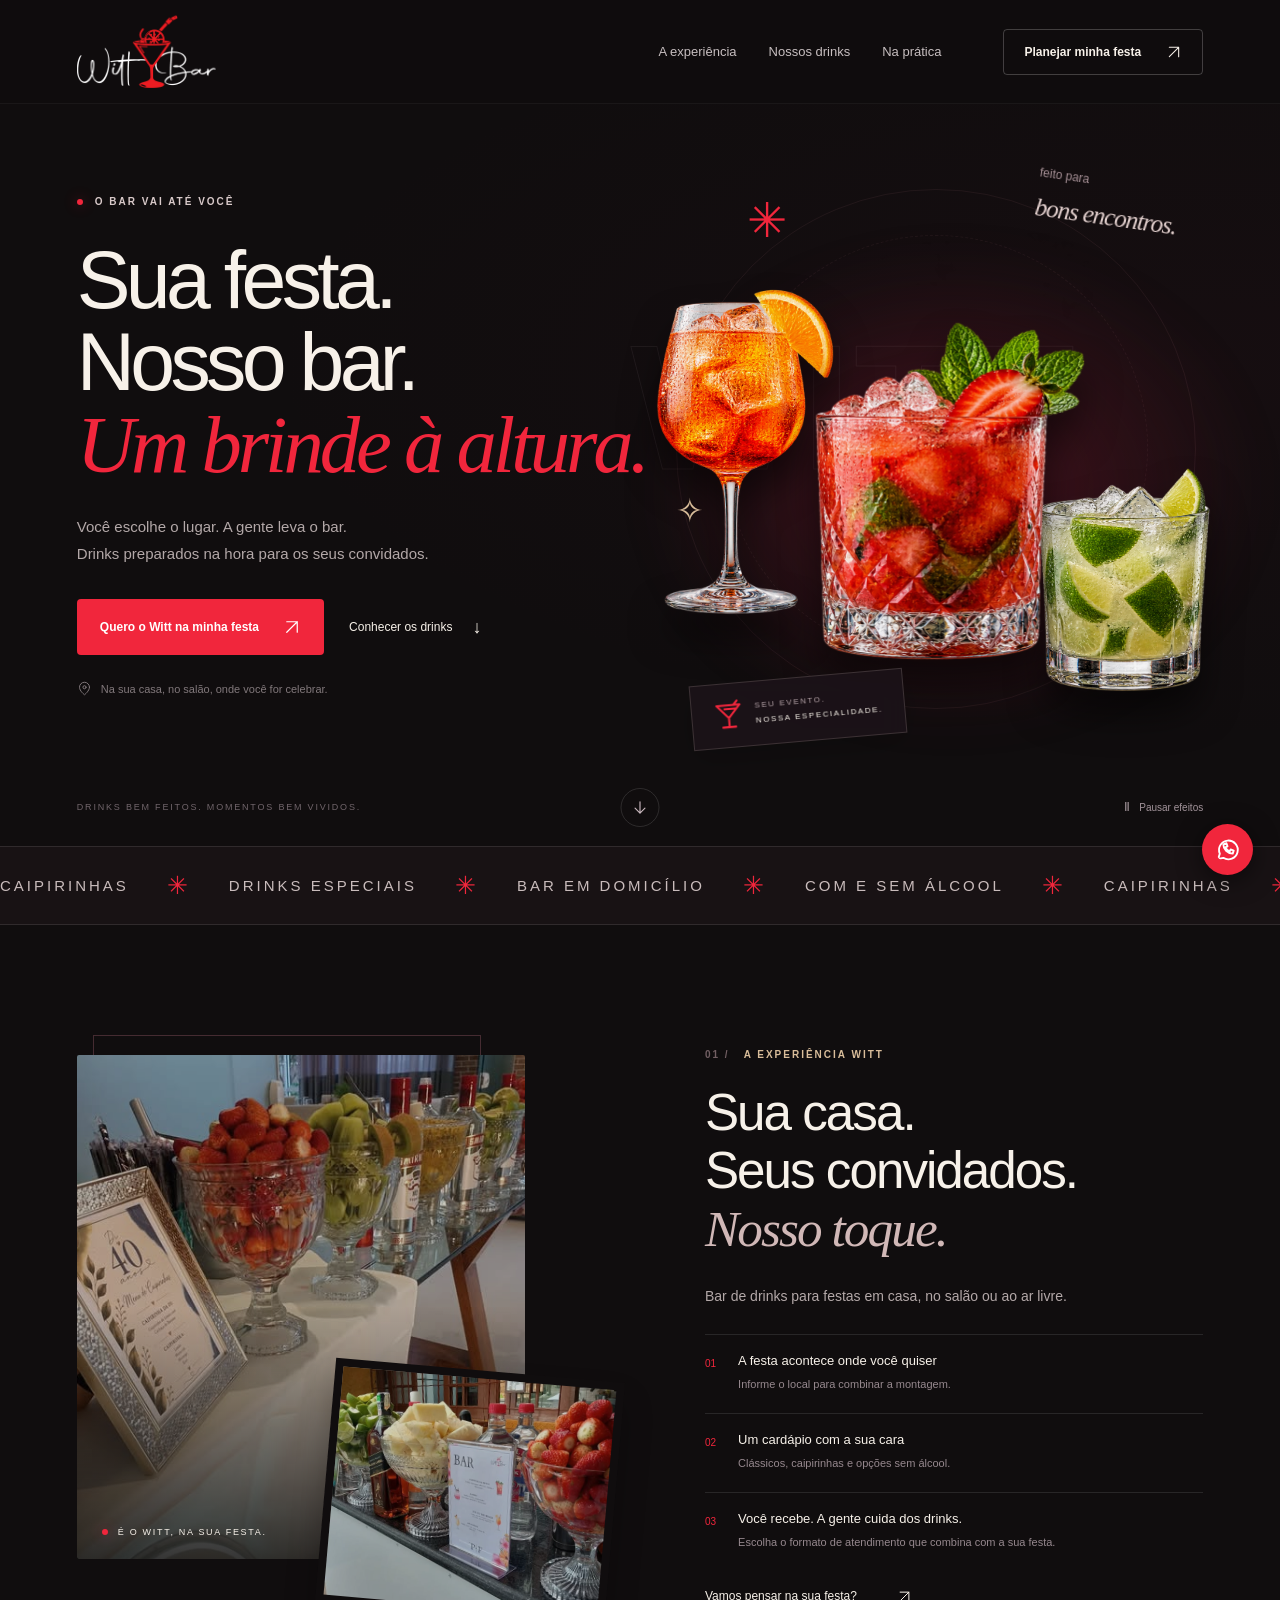
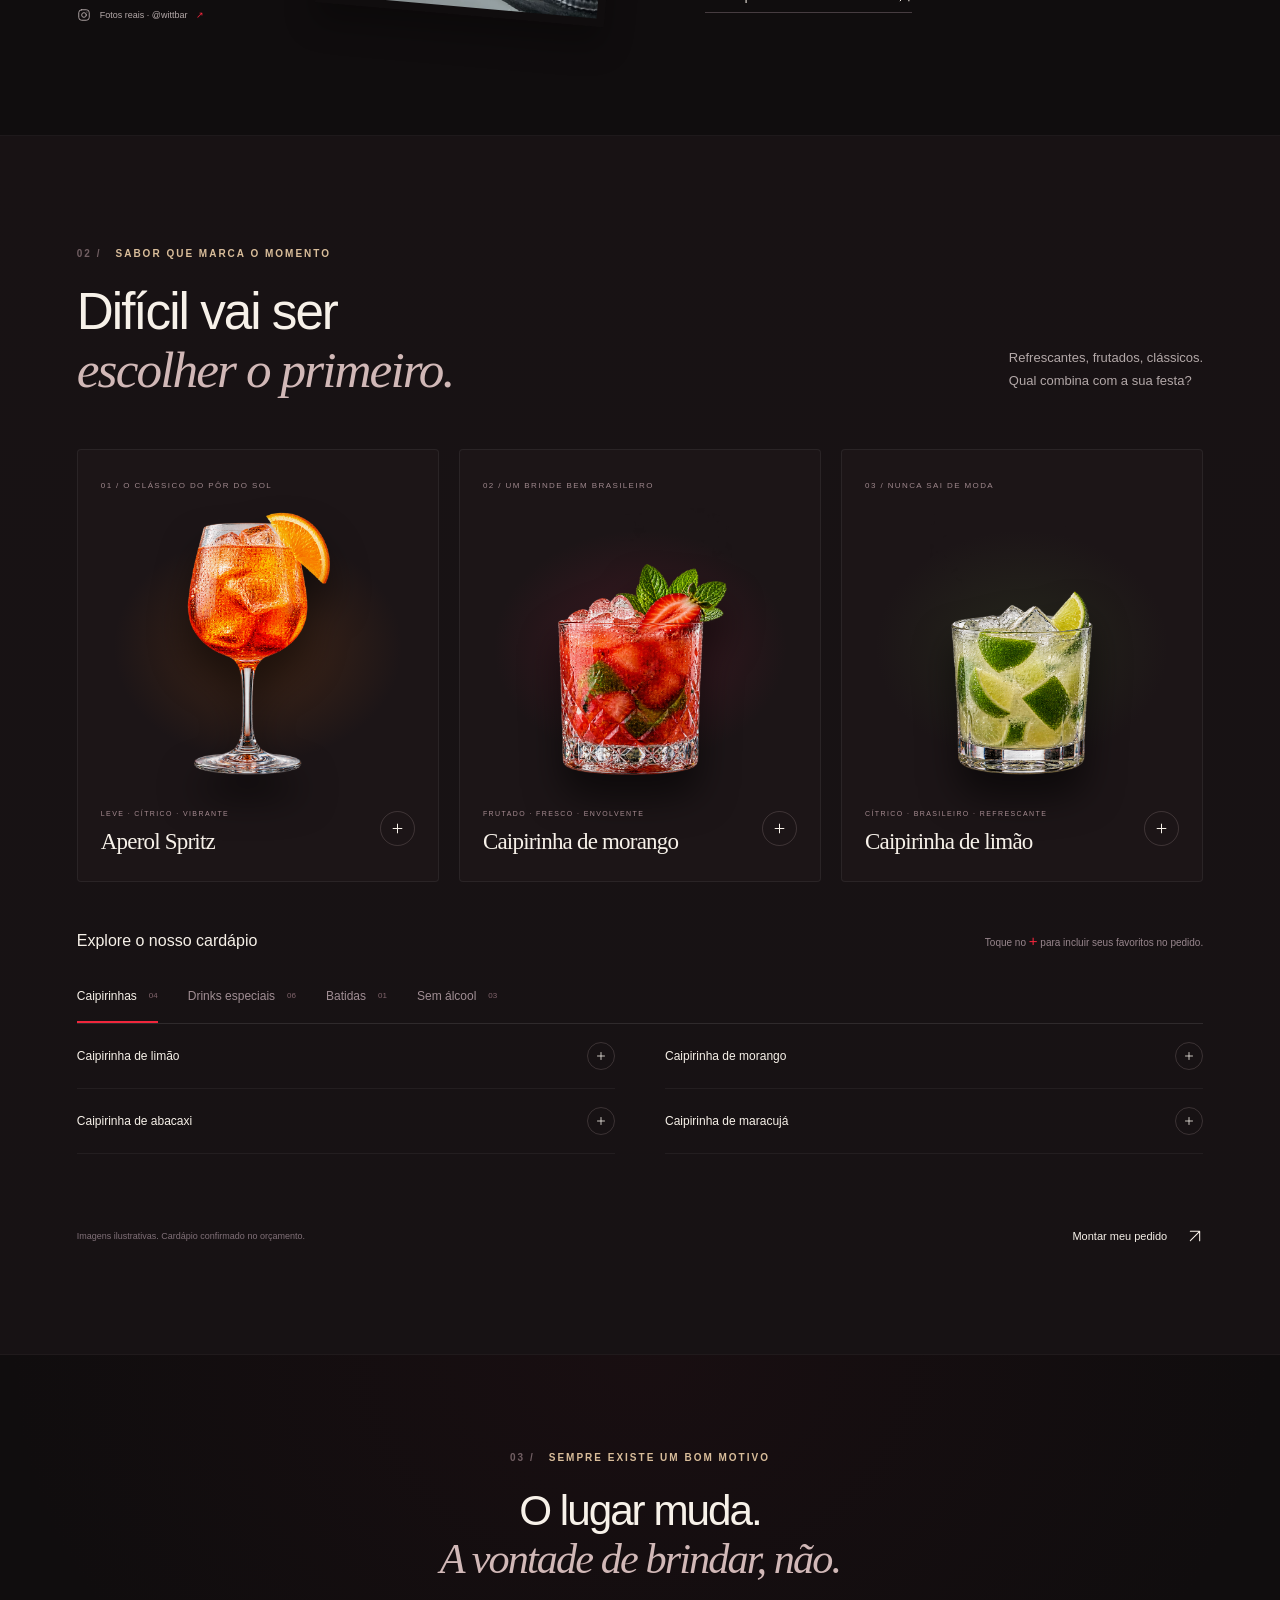
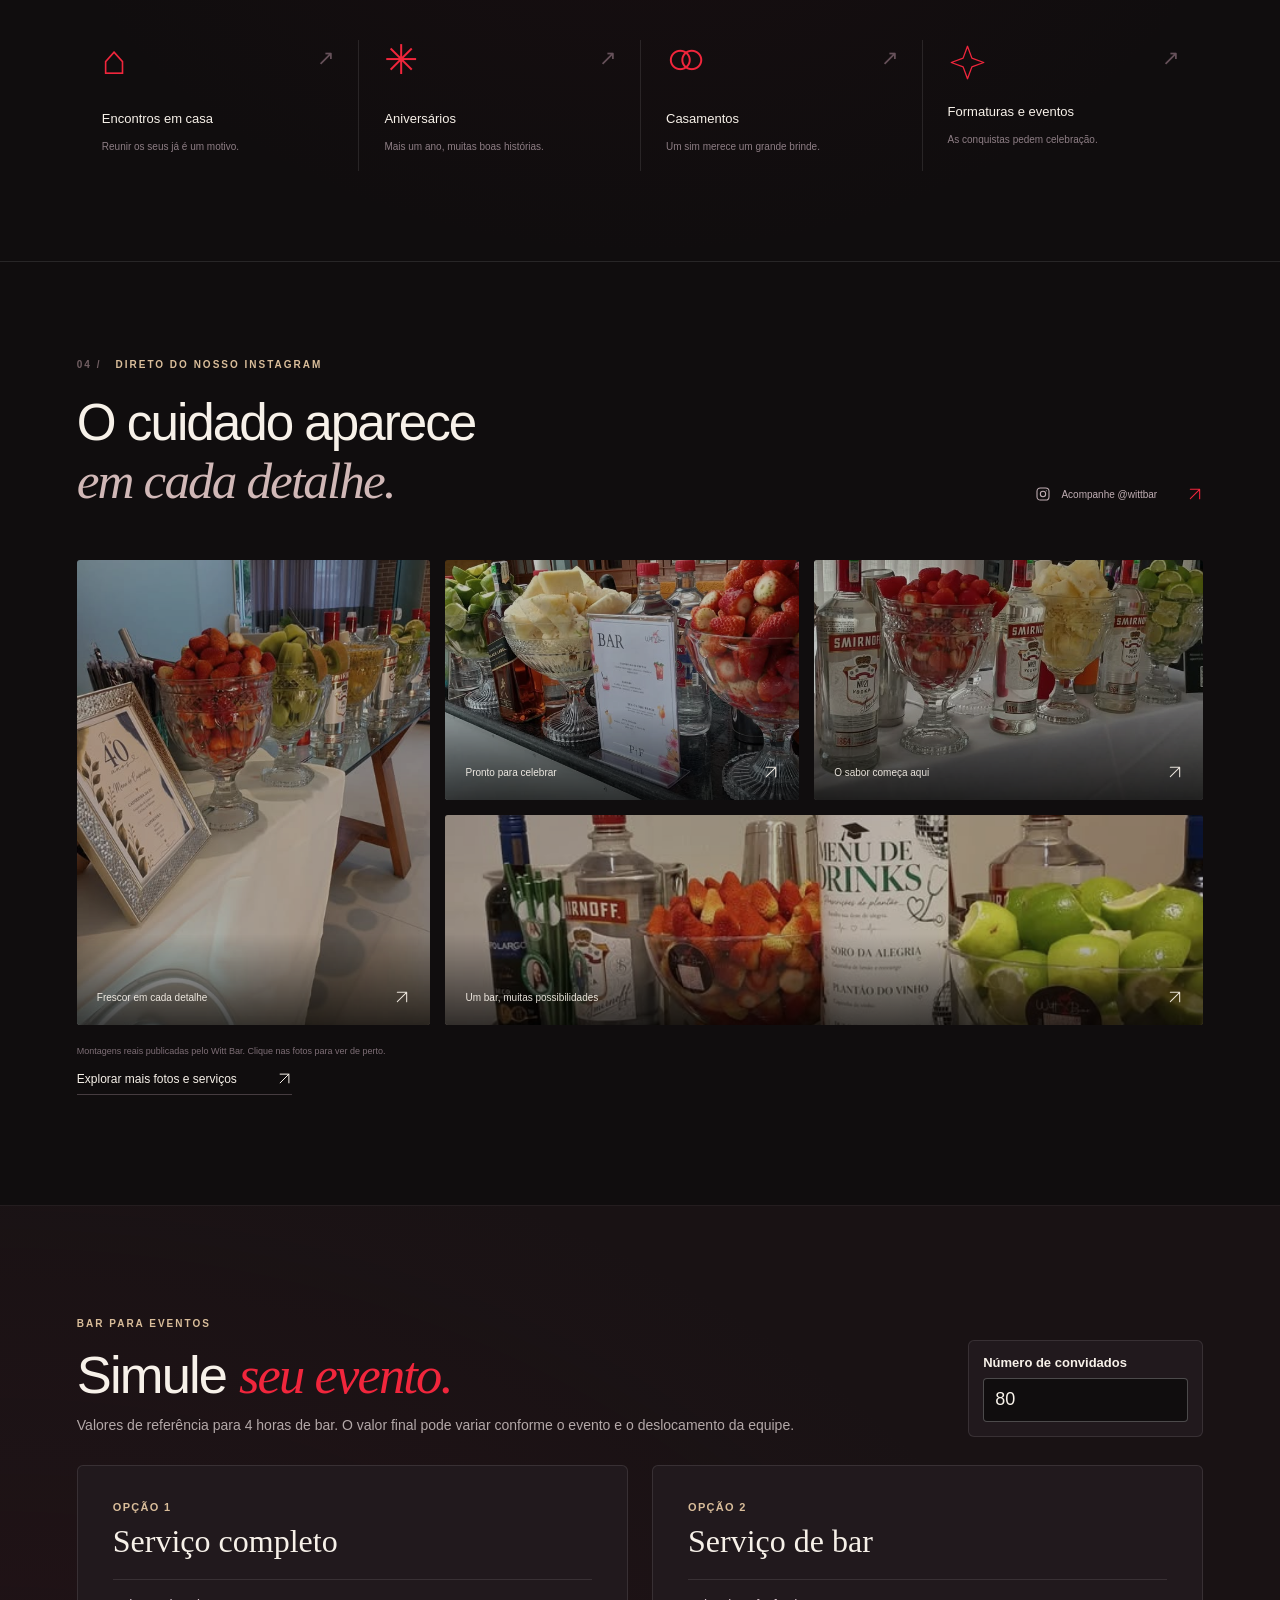
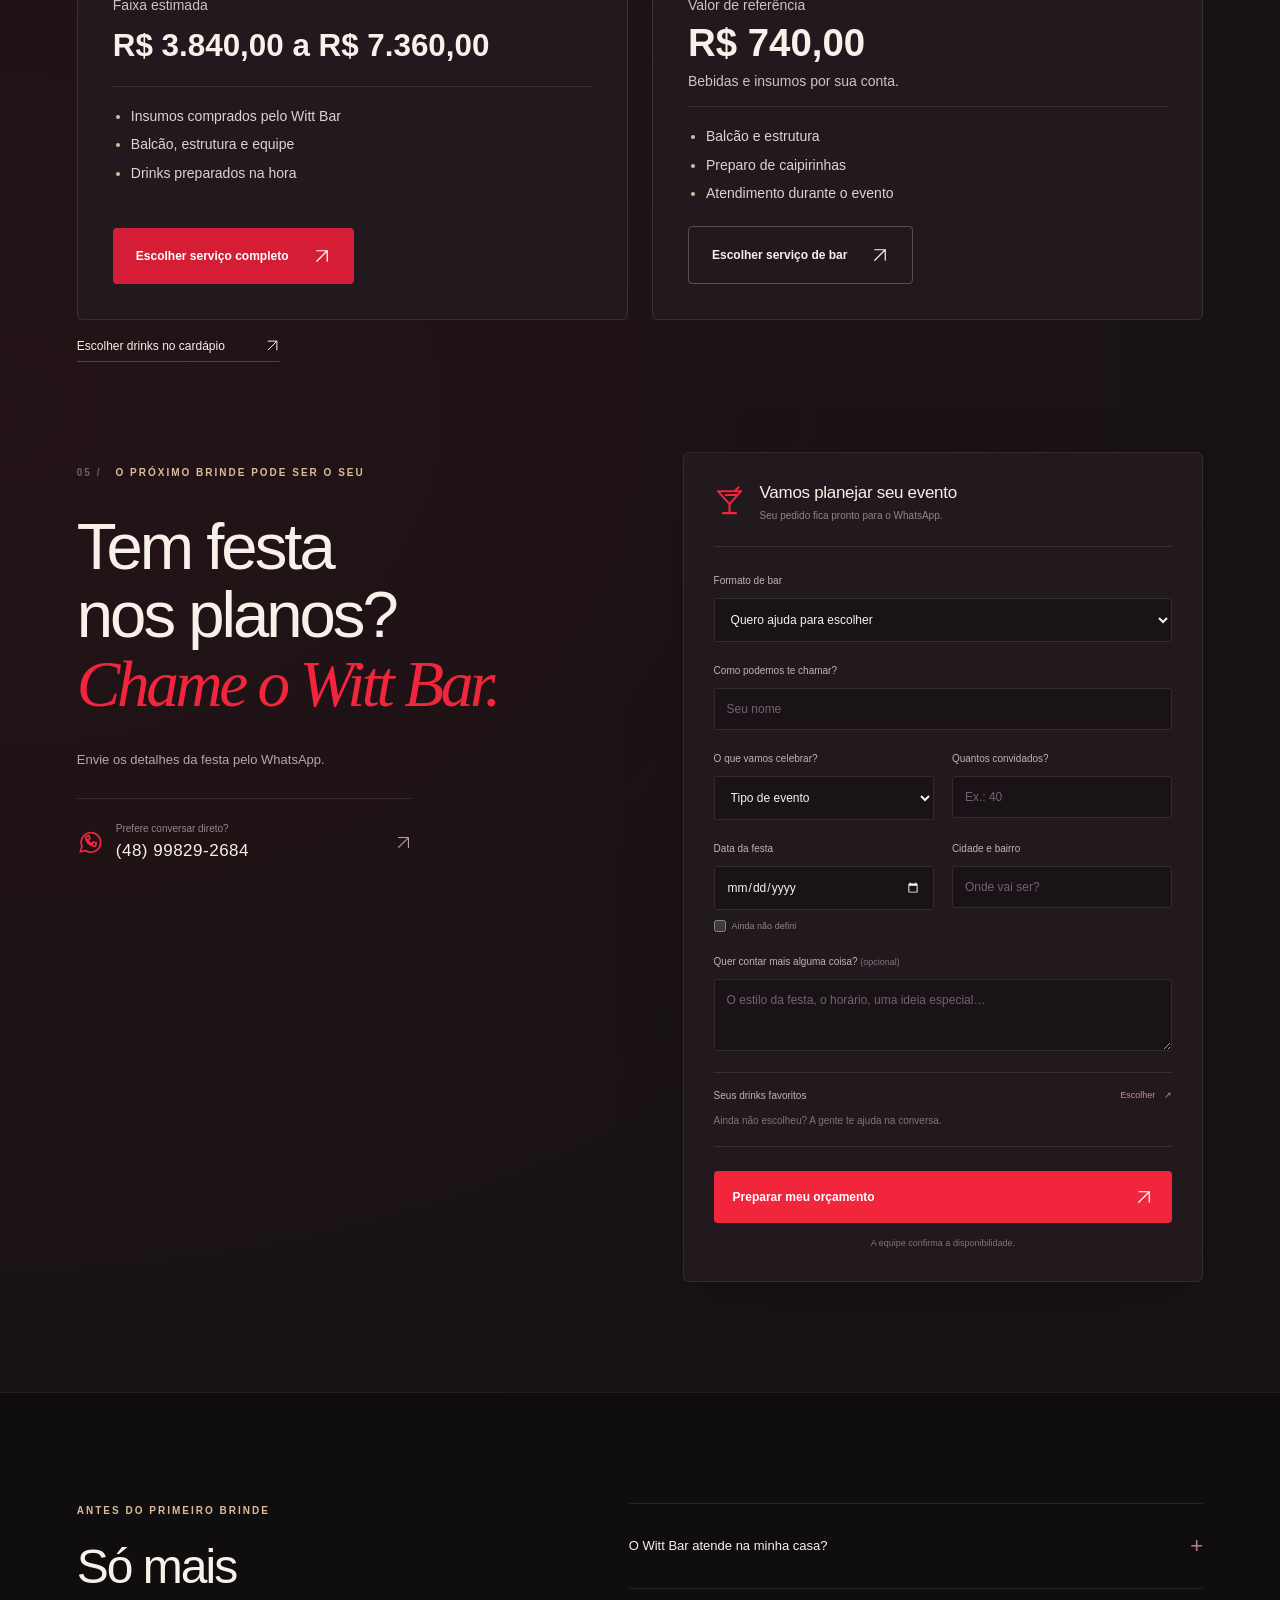
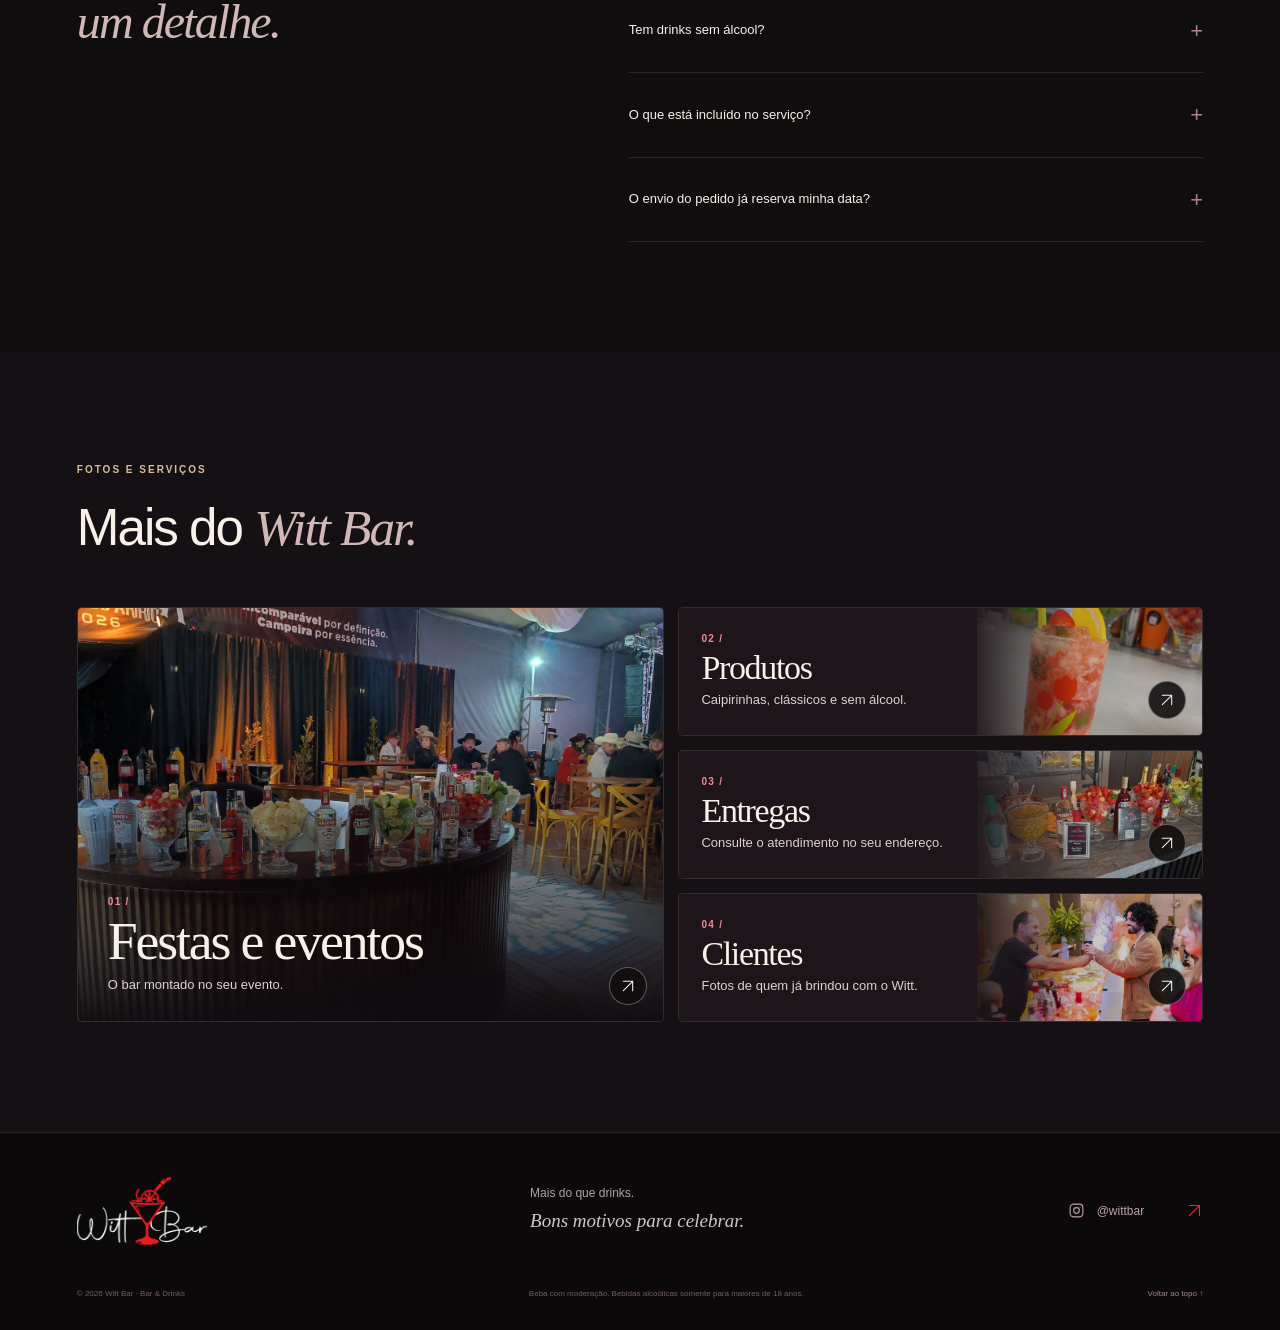
<file: index.html>
<!doctype html>
<html lang="pt-BR">
<head>
  <meta charset="UTF-8">
  <meta name="google-site-verification" content="RYWc2z-kA6lnM4dQXYJ0SJuPvOvPEfL1sLJkVKGUYYk" />
  <meta name="viewport" content="width=device-width, initial-scale=1">
  <meta name="theme-color" content="#100d0e">
  <title>Witt Bar — Sua festa merece um brinde à altura</title>
  <meta name="description" content="O Witt Bar vai até a sua festa. Bar de drinks em domicílio para aniversários, casamentos, formaturas e encontros em casa. Monte seu pedido de orçamento pelo WhatsApp.">
  <meta property="og:title" content="Witt Bar — O bar vai até você">
  <meta property="og:description" content="Você escolhe o lugar. A gente leva o sabor. Conheça os drinks e peça um orçamento para a sua festa.">
  <meta property="og:type" content="website">
  <meta property="og:locale" content="pt_BR">
  <meta property="og:image" content="assets/DeUW_GUxVFH.jpg">
  <link rel="icon" href="assets/favicon.svg" type="image/svg+xml">
  <link rel="preload" href="assets/cocktails.png" as="image">
  <link rel="stylesheet" href="styles.css">
  <script src="app.js" defer></script>
</head>
<body>
  <a class="skip-link" href="#principal">Pular para o conteúdo</a>
  <svg class="icon-library" xmlns="http://www.w3.org/2000/svg" aria-hidden="true"><defs>
    <symbol id="i-arrow" viewBox="0 0 24 24"><path d="M5 19 19 5M5 5h14v14"/></symbol>
    <symbol id="i-down" viewBox="0 0 24 24"><path d="M12 4v16m-7-7 7 7 7-7"/></symbol>
    <symbol id="i-pin" viewBox="0 0 24 24"><path d="M20 10c0 6-8 12-8 12S4 16 4 10a8 8 0 1 1 16 0Z"/><circle cx="12" cy="10" r="2.5"/></symbol>
    <symbol id="i-glass" viewBox="0 0 24 24"><path d="m3 4 9 10 9-10H3Zm9 10v7m-5 0h10M9 7h9m-2-3 3-3"/></symbol>
    <symbol id="i-spark" viewBox="0 0 24 24"><path d="m12 2 2.7 7.3L22 12l-7.3 2.7L12 22l-2.7-7.3L2 12l7.3-2.7L12 2Z"/></symbol>
    <symbol id="i-check" viewBox="0 0 24 24"><path d="m5 12 4 4L19 6"/></symbol>
    <symbol id="i-instagram" viewBox="0 0 24 24"><rect x="3" y="3" width="18" height="18" rx="5"/><circle cx="12" cy="12" r="4"/><path d="M17 7h.01"/></symbol>
    <symbol id="i-wa" viewBox="0 0 24 24"><path d="m3 21 1.6-5A9 9 0 1 1 8 20L3 21Z"/><path d="M8 7c0 5 4 9 9 9l1-3-3-1-1 2c-2-1-3-2-4-4l2-1-1-3-3 1Z"/></symbol>
    <symbol id="i-plus" viewBox="0 0 24 24"><path d="M12 5v14M5 12h14"/></symbol>
    <symbol id="i-close" viewBox="0 0 24 24"><path d="m6 6 12 12M6 18 18 6"/></symbol>
  </defs></svg>

  <header class="header" id="topo">
    <div class="header-inner wrap">
      <a href="#" class="brand" aria-label="Witt Bar — início"><span class="brand-art"><img src="assets/witt-bar-logo.png" alt="Witt Bar, logo oficial" width="1448" height="2048"></span></a>
      <nav class="nav" id="navigation" aria-label="Navegação principal">
        <a href="#experiencia">A experiência</a><a href="#cardapio">Nossos drinks</a><a href="#galeria">Na prática</a>
      </nav>
      <a class="header-cta" href="#orcamento">Planejar minha festa <svg class="icon"><use href="#i-arrow"/></svg></a>
      <button class="menu-toggle" aria-label="Abrir menu" aria-expanded="false" aria-controls="navigation"><span></span><span></span></button>
    </div>
  </header>

  <main id="principal">
    <section class="hero" aria-labelledby="hero-title">
      <div class="hero-grid wrap">
        <div class="hero-copy">
          <div class="eyebrow hero-eyebrow"><span class="live-dot"></span> O BAR VAI ATÉ VOCÊ</div>
          <h1 id="hero-title">Sua festa.<br>Nosso bar.<br><em>Um brinde<br class="mobile-break"> à altura.</em></h1>
          <p class="hero-description">Você escolhe o lugar. A gente leva o bar.<br>Drinks preparados na hora para os seus convidados.</p>
          <div class="hero-actions"><a class="button button-red" href="#orcamento">Quero o Witt na minha festa <svg class="icon"><use href="#i-arrow"/></svg></a><a class="text-link" href="#cardapio">Conhecer os drinks <span>↓</span></a></div>
          <div class="hero-footnote"><svg class="icon"><use href="#i-pin"/></svg> Na sua casa, no salão, onde você for celebrar.</div>
        </div>
        <div class="hero-art" aria-label="Composição ilustrativa de Aperol Spritz e caipirinhas de morango e limão" role="img">
          <div class="hero-halo"></div><div class="orbit orbit-one"></div><div class="orbit orbit-two"></div>
          <div class="art-word" aria-hidden="true">WITT</div>
          <div class="drink-enter enter-orange"><div class="drink-float float-orange"><div class="drink-sprite sprite-orange"></div></div></div>
          <div class="drink-enter enter-lime"><div class="drink-float float-lime"><div class="drink-sprite sprite-lime"></div></div></div>
          <div class="drink-enter enter-strawberry"><div class="drink-float float-strawberry"><div class="drink-sprite sprite-strawberry"></div></div></div>
          <span class="art-note">feito para<br><em>bons encontros.</em></span>
          <span class="art-star star-one">✳</span><span class="art-star star-two">✧</span>
          <div class="art-badge"><svg class="icon"><use href="#i-glass"/></svg><span>SEU EVENTO.<br><strong>NOSSA ESPECIALIDADE.</strong></span></div>
        </div>
      </div>
      <div class="hero-bottom wrap"><span>DRINKS BEM FEITOS. MOMENTOS BEM VIVIDOS.</span><a href="#experiencia" aria-label="Descobrir a experiência Witt Bar"><svg class="icon"><use href="#i-down"/></svg></a><button class="motion-toggle" aria-pressed="false" aria-label="Pausar animações"><span class="motion-mark">Ⅱ</span><span class="motion-label">Pausar efeitos</span></button></div>
    </section>

    <div class="marquee" aria-label="Caipirinhas, drinks especiais, bar em domicílio e opções sem álcool"><div class="marquee-track"><span>CAIPIRINHAS <b>✳</b> DRINKS ESPECIAIS <b>✳</b> BAR EM DOMICÍLIO <b>✳</b> COM E SEM ÁLCOOL <b>✳</b></span><span aria-hidden="true">CAIPIRINHAS <b>✳</b> DRINKS ESPECIAIS <b>✳</b> BAR EM DOMICÍLIO <b>✳</b> COM E SEM ÁLCOOL <b>✳</b></span></div></div>

    <section class="experience section-pad" id="experiencia" aria-labelledby="experience-title">
      <div class="experience-grid wrap">
        <div class="experience-images reveal from-left">
          <div class="photo-outline"></div>
          <figure class="experience-main"><img src="assets/Dc69JNLx7hV.jpg" alt="Montagem real do Witt Bar com frutas frescas e bebidas para uma festa" loading="lazy" width="480" height="640"><figcaption><span class="live-dot"></span> É O WITT, NA SUA FESTA.</figcaption></figure>
          <figure class="experience-small"><img src="assets/DeUW_GUxVFH.jpg" alt="Detalhe do bar do Witt Bar com morangos, abacaxi e cardápio" loading="lazy" width="640" height="640"></figure>
          <a class="photo-credit" href="https://www.instagram.com/wittbar/" target="_blank" rel="noopener noreferrer"><svg class="icon"><use href="#i-instagram"/></svg> Fotos reais · @wittbar <span>↗</span></a>
        </div>
        <div class="experience-copy reveal">
          <div class="eyebrow"><span class="section-index">01 /</span> A EXPERIÊNCIA WITT</div>
          <h2 id="experience-title">Sua casa.<br>Seus convidados.<br><em>Nosso toque.</em></h2>
          <p class="section-description">Bar de drinks para festas em casa, no salão ou ao ar livre.</p>
          <div class="experience-item"><span>01</span><div><h3>A festa acontece onde você quiser</h3><p>Informe o local para combinar a montagem.</p></div></div>
          <div class="experience-item"><span>02</span><div><h3>Um cardápio com a sua cara</h3><p>Clássicos, caipirinhas e opções sem álcool.</p></div></div>
          <div class="experience-item"><span>03</span><div><h3>Você recebe. A gente cuida dos drinks.</h3><p>Escolha o formato de atendimento que combina com a sua festa.</p></div></div>
          <a class="text-link underlined" href="#orcamento">Vamos pensar na sua festa? <svg class="icon"><use href="#i-arrow"/></svg></a>
        </div>
      </div>
    </section>

    <section class="drinks section-pad" id="cardapio" aria-labelledby="drinks-title">
      <div class="wrap">
        <div class="section-heading reveal"><div><div class="eyebrow"><span class="section-index">02 /</span> SABOR QUE MARCA O MOMENTO</div><h2 id="drinks-title">Difícil vai ser<br><em>escolher o primeiro.</em></h2></div><p>Refrescantes, frutados, clássicos.<br>Qual combina com a sua festa?</p></div>
        <div class="featured-drinks">
          <article class="featured-card feature-orange reveal from-left"><span class="drink-number">01 / O CLÁSSICO DO PÔR DO SOL</span><div class="featured-visual"><div class="drink-sprite sprite-orange"></div></div><div class="featured-info"><div><span class="drink-category">LEVE · CÍTRICO · VIBRANTE</span><h3>Aperol Spritz</h3></div><button class="round-button add-drink" data-drink="Aperol Spritz" aria-label="Selecionar Aperol Spritz para o orçamento" aria-pressed="false"><svg class="icon"><use href="#i-plus"/></svg></button></div></article>
          <article class="featured-card feature-strawberry reveal"><span class="drink-number">02 / UM BRINDE BEM BRASILEIRO</span><div class="featured-visual"><div class="drink-sprite sprite-strawberry"></div></div><div class="featured-info"><div><span class="drink-category">FRUTADO · FRESCO · ENVOLVENTE</span><h3>Caipirinha de morango</h3></div><button class="round-button add-drink" data-drink="Caipirinha de morango" aria-label="Selecionar caipirinha de morango para o orçamento" aria-pressed="false"><svg class="icon"><use href="#i-plus"/></svg></button></div></article>
          <article class="featured-card feature-lime reveal from-right"><span class="drink-number">03 / NUNCA SAI DE MODA</span><div class="featured-visual"><div class="drink-sprite sprite-lime"></div></div><div class="featured-info"><div><span class="drink-category">CÍTRICO · BRASILEIRO · REFRESCANTE</span><h3>Caipirinha de limão</h3></div><button class="round-button add-drink" data-drink="Caipirinha de limão" aria-label="Selecionar caipirinha de limão para o orçamento" aria-pressed="false"><svg class="icon"><use href="#i-plus"/></svg></button></div></article>
        </div>
        <p class="swipe-hint">Arraste para descobrir os drinks <span>→</span></p>
        <div class="menu-catalog reveal">
          <div class="catalog-title"><h3>Explore o nosso cardápio</h3><p>Toque no <span>+</span> para incluir seus favoritos no pedido.</p></div>
          <div class="menu-tabs" role="tablist" aria-label="Categorias de drinks"><button id="tab-caipirinhas" class="active" role="tab" aria-selected="true" aria-controls="menu-panel" data-category="caipirinhas">Caipirinhas <span>04</span></button><button id="tab-especiais" role="tab" aria-selected="false" aria-controls="menu-panel" data-category="especiais" tabindex="-1">Drinks especiais <span>06</span></button><button id="tab-batidas" role="tab" aria-selected="false" aria-controls="menu-panel" data-category="batidas" tabindex="-1">Batidas <span>01</span></button><button id="tab-sem-alcool" role="tab" aria-selected="false" aria-controls="menu-panel" data-category="sem-alcool" tabindex="-1">Sem álcool <span>03</span></button></div>
          <div id="menu-panel" class="menu-panel" role="tabpanel" aria-labelledby="tab-caipirinhas" tabindex="0"><div class="menu-list" id="menu-list"></div></div>
          <noscript><p>Caipirinhas: limão, morango, abacaxi e maracujá. Especiais: Piña Colada, Negroni, Gin Tônica, Gin com energético, Moscow Mule e Aperol Spritz. Batida de frutas com leite condensado. Sem álcool: Tropical, Morango e Abacaxi com hortelã.</p></noscript>
          <div class="menu-note"><p>Imagens ilustrativas. Cardápio confirmado no orçamento.</p><a href="#pedido-orcamento" class="text-link">Montar meu pedido <span class="selection-count" hidden>0</span><svg class="icon"><use href="#i-arrow"/></svg></a></div>
        </div>
      </div>
    </section>

    <section class="occasions section-pad" aria-labelledby="occasions-title"><div class="wrap"><div class="eyebrow reveal"><span class="section-index">03 /</span> SEMPRE EXISTE UM BOM MOTIVO</div><h2 id="occasions-title" class="reveal">O lugar muda.<br><em>A vontade de brindar, não.</em></h2><div class="occasion-grid reveal"><a href="#pedido-orcamento" data-event="Encontro em casa"><span class="occasion-symbol">⌂</span><h3>Encontros em casa</h3><p>Reunir os seus já é um motivo.</p><span class="occasion-arrow">↗</span></a><a href="#pedido-orcamento" data-event="Aniversário"><span class="occasion-symbol">✳</span><h3>Aniversários</h3><p>Mais um ano, muitas boas histórias.</p><span class="occasion-arrow">↗</span></a><a href="#pedido-orcamento" data-event="Casamento"><span class="occasion-symbol rings">○○</span><h3>Casamentos</h3><p>Um sim merece um grande brinde.</p><span class="occasion-arrow">↗</span></a><a href="#pedido-orcamento" data-event="Formatura"><svg class="icon occasion-symbol"><use href="#i-spark"/></svg><h3>Formaturas e eventos</h3><p>As conquistas pedem celebração.</p><span class="occasion-arrow">↗</span></a></div></div></section>

    <section class="gallery section-pad" id="galeria" aria-labelledby="gallery-title"><div class="wrap"><div class="section-heading reveal"><div><div class="eyebrow"><span class="section-index">04 /</span> DIRETO DO NOSSO INSTAGRAM</div><h2 id="gallery-title">O cuidado aparece<br><em>em cada detalhe.</em></h2></div><a class="instagram-link" href="https://www.instagram.com/wittbar/" target="_blank" rel="noopener noreferrer"><svg class="icon"><use href="#i-instagram"/></svg> Acompanhe @wittbar <svg class="icon"><use href="#i-arrow"/></svg></a></div>
        <div class="gallery-grid"><button class="gallery-photo gallery-tall reveal from-left" data-image="assets/Dc69JNLx7hV.jpg" data-post="https://www.instagram.com/wittbar/p/Dc69JNLx7hV/" data-caption="Frutas, bebidas e cada detalhe no seu lugar." aria-label="Ampliar foto da montagem do bar com frutas"><img src="assets/Dc69JNLx7hV.jpg" alt="Montagem real do Witt Bar com frutas e cardápio de drinks" loading="lazy" width="480" height="640"><span>Frescor em cada detalhe <svg class="icon"><use href="#i-arrow"/></svg></span></button><button class="gallery-photo reveal" data-image="assets/DeUW_GUxVFH.jpg" data-post="https://www.instagram.com/wittbar/p/DeUW_GUxVFH/" data-caption="Um bar pronto para receber os seus convidados." aria-label="Ampliar foto do bar com morangos e abacaxi"><img src="assets/DeUW_GUxVFH.jpg" alt="Morangos e abacaxi na montagem de um evento Witt Bar" loading="lazy" width="640" height="640"><span>Pronto para celebrar <svg class="icon"><use href="#i-arrow"/></svg></span></button><button class="gallery-photo reveal" data-image="assets/DdzsVw8xdAS.jpg" data-post="https://www.instagram.com/wittbar/p/DdzsVw8xdAS/" data-caption="Clássicos e frutas para os próximos brindes." aria-label="Ampliar foto dos ingredientes do Witt Bar"><img src="assets/DdzsVw8xdAS.jpg" alt="Taças com morango, abacaxi e limão, fotografadas pelo Witt Bar" loading="lazy" width="640" height="640"><span>O sabor começa aqui <svg class="icon"><use href="#i-arrow"/></svg></span></button><button class="gallery-photo gallery-wide reveal from-right" data-image="assets/DcpMuY3xqBo.jpg" data-post="https://www.instagram.com/wittbar/p/DcpMuY3xqBo/" data-caption="Montagem de bar publicada no perfil oficial @wittbar." aria-label="Ampliar foto de uma montagem de bar do Witt"><img src="assets/DcpMuY3xqBo.jpg" alt="Bar do Witt com frutas e um menu para o evento" loading="lazy" width="640" height="640"><span>Um bar, muitas possibilidades <svg class="icon"><use href="#i-arrow"/></svg></span></button></div><p class="gallery-caption">Montagens reais publicadas pelo Witt Bar. Clique nas fotos para ver de perto.</p>
        <a class="text-link underlined more-witt-link" href="#mais-witt">
          Explorar mais fotos e serviços <svg class="icon" aria-hidden="true"><use href="#i-arrow"/></svg>
        </a>
      </div></section>

    <section class="booking section-pad" id="orcamento" aria-labelledby="booking-title">
      <section class="service-plans wrap" id="formatos" aria-labelledby="formatos-title">
        <div class="service-plans-heading">
          <div>
            <div class="eyebrow">BAR PARA EVENTOS</div>
            <h2 id="formatos-title">Simule <em>seu evento.</em></h2>
            <p id="estimate-note">Valores de referência para 4 horas de bar. O valor final pode variar conforme o evento e o deslocamento da equipe.</p>
          </div>
          <div class="service-simulator">
            <label for="estimate-guests">Número de convidados</label>
            <input id="estimate-guests" type="number" min="1" max="10000" step="1" value="80" inputmode="numeric" required aria-describedby="estimate-note" aria-errormessage="estimate-error">
            <p id="estimate-error" hidden>Informe um número inteiro de 1 a 10.000.</p>
          </div>
        </div>
        <div class="service-plan-grid">
          <article class="service-plan" aria-labelledby="plano-completo-title">
            <span class="service-plan-label">Opção 1</span>
            <h3 id="plano-completo-title">Serviço completo</h3>
            <div class="service-plan-pricing">
              <p class="service-plan-scope">Faixa estimada</p>
              <p class="service-plan-price"><output id="estimate-total" for="estimate-guests" aria-atomic="true">R$&nbsp;3.840,00 a&nbsp;R$&nbsp;7.360,00</output></p>
            </div>
            <ul>
              <li>Insumos comprados pelo Witt Bar</li>
              <li>Balcão, estrutura e equipe</li>
              <li>Drinks preparados na hora</li>
            </ul>
            <a class="button button-red service-plan-action" href="#pedido-orcamento" data-service-plan="completo">
              Escolher serviço completo <svg class="icon" aria-hidden="true"><use href="#i-arrow"/></svg>
            </a>
          </article>
          <article class="service-plan" aria-labelledby="plano-bar-title">
            <span class="service-plan-label">Opção 2</span>
            <h3 id="plano-bar-title">Serviço de bar</h3>
            <div class="service-plan-pricing">
              <p class="service-plan-scope">Valor de referência</p>
              <p class="service-plan-price"><strong>R$ 740,00</strong></p>
              <p class="service-plan-detail">Bebidas e insumos por sua conta.</p>
            </div>
            <ul>
              <li>Balcão e estrutura</li>
              <li>Preparo de caipirinhas</li>
              <li>Atendimento durante o evento</li>
            </ul>
            <a class="button service-plan-action service-plan-action-outline" href="#pedido-orcamento" data-service-plan="bar">
              Escolher serviço de bar <svg class="icon" aria-hidden="true"><use href="#i-arrow"/></svg>
            </a>
          </article>
        </div>
        <a class="text-link underlined service-plans-menu" href="#cardapio">Escolher drinks no cardápio <svg class="icon" aria-hidden="true"><use href="#i-arrow"/></svg></a>
      </section>
      <div class="booking-grid wrap"><div class="booking-copy reveal"><div class="eyebrow"><span class="section-index">05 /</span> O PRÓXIMO BRINDE PODE SER O SEU</div><h2 id="booking-title">Tem festa<br>nos planos?<br><em>Chame o Witt Bar.</em></h2><p class="section-description">Envie os detalhes da festa pelo WhatsApp.</p><a class="booking-contact whatsapp-link" href="https://wa.me/5548998292684?text=Ol%C3%A1%21%20Quero%20o%20Witt%20Bar%20na%20minha%20festa.%20Podemos%20conversar%3F" target="_blank" rel="noopener noreferrer"><svg class="icon"><use href="#i-wa"/></svg><span>Prefere conversar direto?<strong>(48) 99829-2684</strong></span><svg class="icon"><use href="#i-arrow"/></svg></a></div>
        <div class="booking-form-wrap reveal" id="pedido-orcamento" tabindex="-1"><div class="form-intro"><svg class="icon"><use href="#i-glass"/></svg><div><h3>Vamos planejar seu evento</h3><p>Seu pedido fica pronto para o WhatsApp.</p></div></div>
          <form id="quote-form">
            <div class="field">
              <label for="service-plan">Formato de bar</label>
              <select id="service-plan" name="servicePlan">
                <option value="">Quero ajuda para escolher</option>
                <option value="completo">Serviço completo</option>
                <option value="bar">Serviço de bar (bebidas e insumos por minha conta)</option>
              </select>
            </div>
            <div class="field"><label for="name">Como podemos te chamar?</label><input id="name" name="name" autocomplete="given-name" placeholder="Seu nome" maxlength="80" required></div>
            <div class="form-row"><div class="field"><label for="event">O que vamos celebrar?</label><select id="event" name="event" required><option value="" disabled selected>Tipo de evento</option><option>Encontro em casa</option><option>Aniversário</option><option>Casamento</option><option>Formatura</option><option>Evento corporativo</option><option>Outra ocasião</option></select></div><div class="field"><label for="guests">Quantos convidados?</label><input id="guests" name="guests" type="number" min="1" max="10000" step="1" inputmode="numeric" placeholder="Ex.: 40" required></div></div>
            <div class="form-row"><div class="field"><label for="date">Data da festa</label><input id="date" name="date" type="date" required><label class="checkbox-label"><input id="no-date" type="checkbox"> Ainda não defini</label></div><div class="field"><label for="place">Cidade e bairro</label><input id="place" name="place" autocomplete="address-level2" placeholder="Onde vai ser?" maxlength="160" required></div></div>
            <div class="field"><label for="message">Quer contar mais alguma coisa? <span>(opcional)</span></label><textarea id="message" name="message" rows="2" placeholder="O estilo da festa, o horário, uma ideia especial…" maxlength="1500"></textarea></div>
            <div class="selected-drinks-box"><div class="selected-label">Seus drinks favoritos <a href="#cardapio">Escolher <span>↗</span></a></div><p id="no-selection">Ainda não escolheu? A gente te ajuda na conversa.</p><div id="selected-drinks" aria-label="Drinks selecionados"></div></div>
            <button class="button button-red form-submit" type="submit">Preparar meu orçamento <svg class="icon"><use href="#i-arrow"/></svg></button><p class="form-note">A equipe confirma a disponibilidade.</p>
          </form>
          <noscript><p>Para solicitar um orçamento, use o WhatsApp indicado nesta página.</p></noscript>
          <div class="quote-ready" id="quote-ready" hidden aria-live="polite"><span class="ready-icon"><svg class="icon"><use href="#i-check"/></svg></span><h3>Pronto para o primeiro brinde?</h3><p>Revise os dados antes de enviar.</p><pre id="quote-preview"></pre><a id="prepared-whatsapp" class="button button-red" target="_blank" rel="noopener noreferrer"><svg class="icon"><use href="#i-wa"/></svg> Abrir conversa no WhatsApp <svg class="icon"><use href="#i-arrow"/></svg></a><button class="edit-quote" type="button">← Ajustar meu pedido</button></div>
        </div>
      </div></section>

    <section class="faq section-pad" aria-labelledby="faq-title"><div class="faq-grid wrap"><div class="reveal"><div class="eyebrow">ANTES DO PRIMEIRO BRINDE</div><h2 id="faq-title">Só mais<br><em>um detalhe.</em></h2></div><div class="faq-list reveal"><details><summary>O Witt Bar atende na minha casa?<span>+</span></summary><p>Sim. Envie sua cidade e bairro para consultar a disponibilidade.</p></details><details><summary>Tem drinks sem álcool?<span>+</span></summary><p>Sim. Temos Tropical, Morango e Abacaxi com hortelã sem álcool.</p></details><details><summary>O que está incluído no serviço?<span>+</span></summary><p>Os dois formatos incluem balcão, estrutura e equipe. <a href="#formatos">Compare as opções.</a></p></details><details><summary>O envio do pedido já reserva minha data?<span>+</span></summary><p>A reserva depende da confirmação da data e das condições pela equipe.</p></details></div></div></section>
    <section class="section-pad home-discover" id="mais-witt" aria-labelledby="discover-title">
      <div class="wrap">
        <div class="section-heading">
          <div>
            <div class="eyebrow">FOTOS E SERVIÇOS</div>
            <h2 id="discover-title">Mais do <em>Witt Bar.</em></h2>
          </div>
        </div>
        <div class="home-routes">
          <a href="festas.html" class="home-route home-route--festas">
            <img src="assets/fotos/balcao-campeira.webp" alt="" width="1440" height="1080" loading="lazy" decoding="async">
            <div class="home-route-copy">
              <span class="route-index">01 /</span>
              <h3>Festas e eventos</h3>
              <p>O bar montado no seu evento.</p>
            </div>
            <span class="route-arrow"><svg class="icon" aria-hidden="true"><use href="assets/icons.svg#i-arrow"/></svg></span>
          </a>
          <a href="produtos.html" class="home-route home-route--produtos">
            <img src="assets/fotos/drink-frutado.webp" alt="" width="1080" height="1440" loading="lazy" decoding="async">
            <div class="home-route-copy">
              <span class="route-index">02 /</span>
              <h3>Produtos</h3>
              <p>Caipirinhas, clássicos e sem álcool.</p>
            </div>
            <span class="route-arrow"><svg class="icon" aria-hidden="true"><use href="assets/icons.svg#i-arrow"/></svg></span>
          </a>
          <a href="entregas.html" class="home-route home-route--entregas">
            <img src="assets/fotos/bar-montado.webp" alt="" width="1280" height="960" loading="lazy" decoding="async">
            <div class="home-route-copy">
              <span class="route-index">03 /</span>
              <h3>Entregas</h3>
              <p>Consulte o atendimento no seu endereço.</p>
            </div>
            <span class="route-arrow"><svg class="icon" aria-hidden="true"><use href="assets/icons.svg#i-arrow"/></svg></span>
          </a>
          <a href="clientes.html" class="home-route home-route--clientes">
            <img src="assets/fotos/atendimento-no-balcao.webp" alt="" width="1440" height="960" loading="lazy" decoding="async">
            <div class="home-route-copy">
              <span class="route-index">04 /</span>
              <h3>Clientes</h3>
              <p>Fotos de quem já brindou com o Witt.</p>
            </div>
            <span class="route-arrow"><svg class="icon" aria-hidden="true"><use href="assets/icons.svg#i-arrow"/></svg></span>
          </a>
        </div>
      </div>
    </section>
  </main>

  <footer><div class="footer-top wrap"><a href="#" class="brand" aria-label="Voltar ao início"><span class="brand-art"><img src="assets/witt-bar-logo.png" alt="Witt Bar" loading="lazy" width="1448" height="2048"></span></a><p>Mais do que drinks.<br><em>Bons motivos para celebrar.</em></p><a href="https://www.instagram.com/wittbar/" class="footer-social" target="_blank" rel="noopener noreferrer"><svg class="icon"><use href="#i-instagram"/></svg> @wittbar <svg class="icon"><use href="#i-arrow"/></svg></a></div><div class="footer-bottom wrap"><span>© <span id="year">2026</span> Witt Bar · Bar & Drinks</span><span>Beba com moderação. Bebidas alcoólicas somente para maiores de 18 anos.</span><a href="#topo">Voltar ao topo ↑</a></div></footer>
  <a class="floating-whatsapp whatsapp-link" href="https://wa.me/5548998292684?text=Ol%C3%A1%21%20Quero%20o%20Witt%20Bar%20na%20minha%20festa.%20Podemos%20conversar%3F" target="_blank" rel="noopener noreferrer" aria-label="Conversar sobre sua festa no WhatsApp"><span>Vamos brindar?</span><svg class="icon"><use href="#i-wa"/></svg></a>
  <div class="toast" role="status" aria-live="polite"></div>
  <dialog id="gallery-dialog" aria-labelledby="gallery-dialog-caption"><button class="dialog-close" aria-label="Fechar foto"><svg class="icon"><use href="#i-close"/></svg></button><img id="gallery-dialog-image" src="assets/DeUW_GUxVFH.jpg" alt=""><div class="dialog-caption"><p id="gallery-dialog-caption"></p><a id="gallery-dialog-source" target="_blank" rel="noopener noreferrer">Ver no Instagram ↗</a></div></dialog>
</body>
</html>
</file>
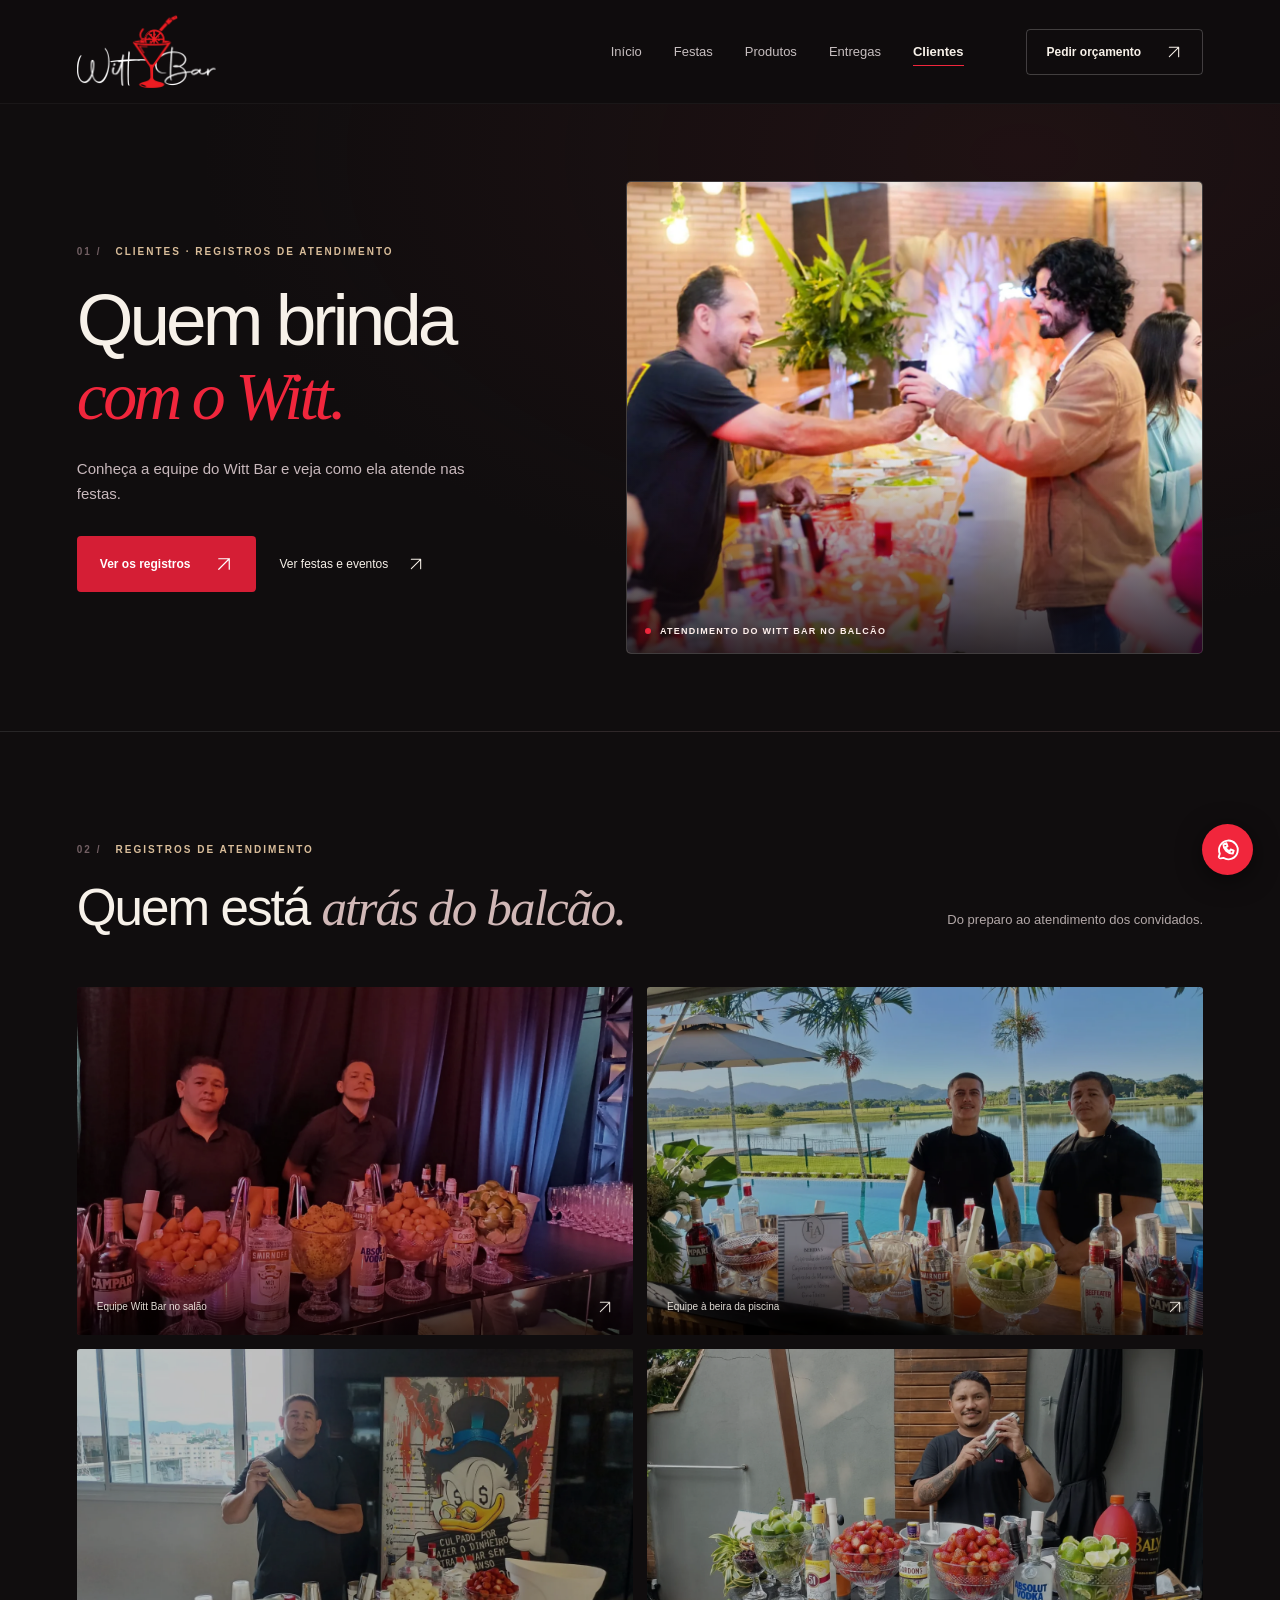
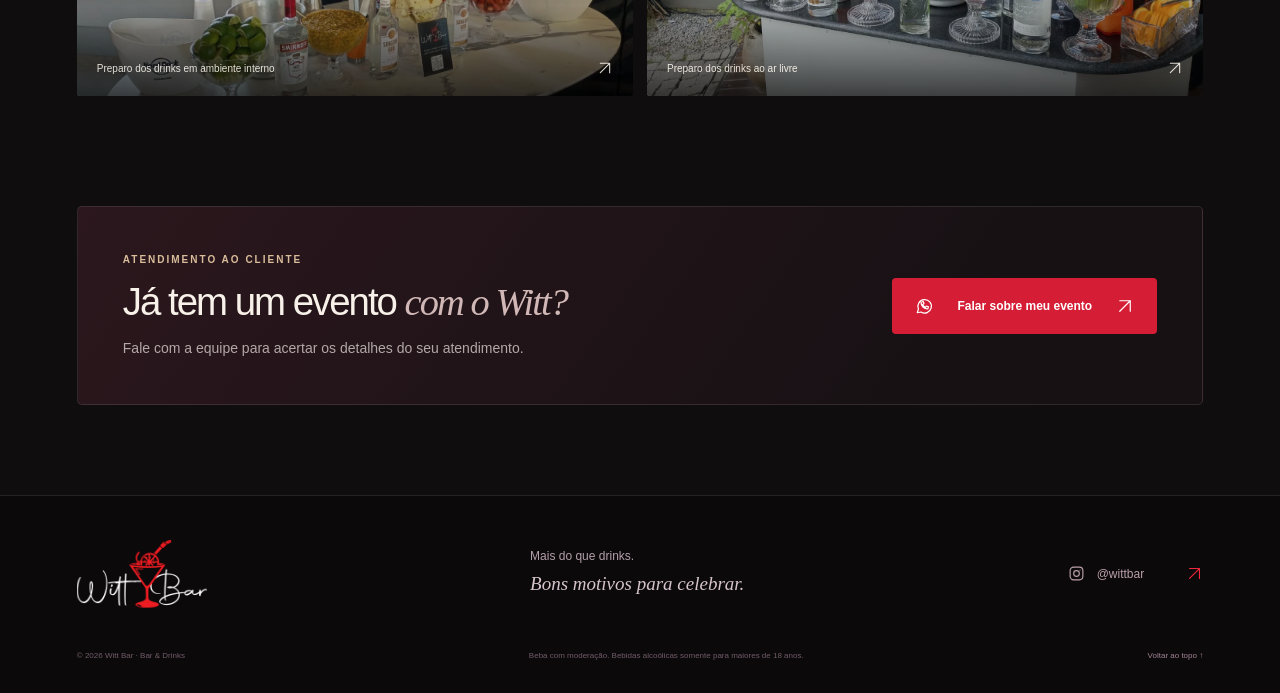
<file: clientes.html>
<!doctype html>
<html lang="pt-BR">
<head>
  <meta charset="UTF-8">
  <meta name="viewport" content="width=device-width, initial-scale=1">
  <meta name="theme-color" content="#100d0e">
  <title>Clientes e registros de atendimento | Witt Bar</title>
  <meta name="description" content="Veja o Witt Bar atendendo em festas e conheça a equipe que prepara os drinks no local.">
  <meta property="og:title" content="Clientes e registros de atendimento | Witt Bar">
  <meta property="og:description" content="Veja o Witt Bar atendendo em festas e conheça a equipe que prepara os drinks no local.">
  <meta property="og:type" content="website">
  <meta property="og:locale" content="pt_BR">
  <meta property="og:image" content="https://witt-bar.vercel.app/assets/fotos/atendimento-no-balcao.webp">
  <link rel="canonical" href="https://witt-bar.vercel.app/clientes.html">
  <link rel="icon" href="assets/favicon.svg" type="image/svg+xml">
  <link rel="stylesheet" href="styles.css">
  <link rel="stylesheet" href="areas.css">
  <script src="app.js" defer></script>
</head>
<body>
  <a class="skip-link" href="#principal">Pular para o conteúdo</a>
  <header class="header" id="topo">
    <div class="header-inner wrap">
      <a href="./" class="brand" aria-label="Witt Bar — início">
        <span class="brand-art"><img src="assets/witt-bar-logo.png" alt="" width="1448" height="2048"></span>
      </a>
      <nav class="nav" id="navigation" aria-label="Navegação principal">
        <a href="./">Início</a>
        <a href="festas.html">Festas</a>
        <a href="produtos.html">Produtos</a>
        <a href="entregas.html">Entregas</a>
        <a href="clientes.html" aria-current="page">Clientes</a>
      </nav>
      <a class="header-cta" href="festas.html#orcamento">Pedir orçamento <svg class="icon" aria-hidden="true"><use href="assets/icons.svg#i-arrow"/></svg></a>
      <button type="button" class="menu-toggle" aria-label="Abrir menu" aria-expanded="false" aria-controls="navigation"><span></span><span></span></button>
    </div>
  </header>
  <main id="principal">
    <section class="page-lead page-lead--clientes" aria-labelledby="page-title">
      <div class="wrap page-lead-grid">
        <div class="page-lead-copy">
          <div class="eyebrow"><span class="section-index">01 /</span> CLIENTES · REGISTROS DE ATENDIMENTO</div>
          <h1 id="page-title">Quem brinda<br><em>com o Witt.</em></h1>
          <p>Conheça a equipe do Witt Bar e veja como ela atende nas festas.</p>
          <div class="page-actions">
            <a class="button button-red" href="#atendimentos">Ver os registros <svg class="icon" aria-hidden="true"><use href="assets/icons.svg#i-arrow"/></svg></a>
            <a class="text-link" href="festas.html">Ver festas e eventos <svg class="icon" aria-hidden="true"><use href="assets/icons.svg#i-arrow"/></svg></a>
          </div>
        </div>
        <figure class="page-lead-photo">
          <img src="assets/fotos/atendimento-no-balcao.webp" alt="Bartender entregando um drink a um convidado durante um evento" width="1440" height="960" fetchpriority="high" decoding="async">
          <figcaption><span class="live-dot"></span> ATENDIMENTO DO WITT BAR NO BALCÃO</figcaption>
        </figure>
      </div>
    </section>

    <section class="section-pad page-gallery" id="atendimentos" aria-labelledby="client-gallery-title">
      <div class="wrap">
        <div class="section-heading">
          <div>
            <div class="eyebrow"><span class="section-index">02 /</span> REGISTROS DE ATENDIMENTO</div>
            <h2 id="client-gallery-title">Quem está <em>atrás do balcão.</em></h2>
          </div>
          <p>Do preparo ao atendimento dos convidados.</p>
        </div>
        <div class="photo-collection photo-grid--clients">
          <button type="button" class="gallery-photo" data-image="assets/fotos/equipe-a-noite.webp" data-caption="Equipe Witt Bar no salão" aria-label="Ampliar foto: Equipe Witt Bar no salão">
            <img src="assets/fotos/equipe-a-noite.webp" alt="Dois integrantes da equipe Witt Bar atrás do balcão iluminado" width="1440" height="1080" loading="lazy" decoding="async">
            <span>Equipe Witt Bar no salão <svg class="icon" aria-hidden="true"><use href="assets/icons.svg#i-arrow"/></svg></span>
          </button>
          <button type="button" class="gallery-photo" data-image="assets/fotos/equipe-a-beira-da-piscina.webp" data-caption="Equipe à beira da piscina" aria-label="Ampliar foto: Equipe à beira da piscina">
            <img src="assets/fotos/equipe-a-beira-da-piscina.webp" alt="Equipe Witt Bar ao lado de um bar montado à beira da piscina" width="1440" height="1080" loading="lazy" decoding="async">
            <span>Equipe à beira da piscina <svg class="icon" aria-hidden="true"><use href="assets/icons.svg#i-arrow"/></svg></span>
          </button>
          <button type="button" class="gallery-photo" data-image="assets/fotos/preparo-em-casa.webp" data-caption="Preparo dos drinks em ambiente interno" aria-label="Ampliar foto: Preparo dos drinks em ambiente interno">
            <img src="assets/fotos/preparo-em-casa.webp" alt="Bartender com coqueteleira atrás de um bar montado em ambiente interno" width="1440" height="810" loading="lazy" decoding="async">
            <span>Preparo dos drinks em ambiente interno <svg class="icon" aria-hidden="true"><use href="assets/icons.svg#i-arrow"/></svg></span>
          </button>
          <button type="button" class="gallery-photo" data-image="assets/fotos/preparo-ao-ar-livre.webp" data-caption="Preparo dos drinks ao ar livre" aria-label="Ampliar foto: Preparo dos drinks ao ar livre">
            <img src="assets/fotos/preparo-ao-ar-livre.webp" alt="Bartender com coqueteleira em uma montagem do Witt Bar ao ar livre" width="1440" height="1080" loading="lazy" decoding="async">
            <span>Preparo dos drinks ao ar livre <svg class="icon" aria-hidden="true"><use href="assets/icons.svg#i-arrow"/></svg></span>
          </button>
        </div>
      </div>
    </section>

    <section class="wrap client-contact" aria-labelledby="client-contact-title">
      <div class="client-contact-inner">
        <div>
          <div class="eyebrow">ATENDIMENTO AO CLIENTE</div>
          <h2 id="client-contact-title">Já tem um evento <em>com o Witt?</em></h2>
          <p>Fale com a equipe para acertar os detalhes do seu atendimento.</p>
        </div>
        <a class="button button-red" href="https://wa.me/5548998292684?text=Ol%C3%A1%2C%20Witt%20Bar%21%20Gostaria%20de%20falar%20com%20a%20equipe%20sobre%20meu%20evento." target="_blank" rel="noopener noreferrer"><svg class="icon" aria-hidden="true"><use href="assets/icons.svg#i-wa"/></svg> Falar sobre meu evento <svg class="icon" aria-hidden="true"><use href="assets/icons.svg#i-arrow"/></svg></a>
      </div>
    </section>
  </main>

  <footer><div class="footer-top wrap"><a href="./" class="brand" aria-label="Voltar ao início"><span class="brand-art"><img src="assets/witt-bar-logo.png" alt="Witt Bar" loading="lazy" width="1448" height="2048"></span></a><p>Mais do que drinks.<br><em>Bons motivos para celebrar.</em></p><a href="https://www.instagram.com/wittbar/" class="footer-social" target="_blank" rel="noopener noreferrer"><svg class="icon" aria-hidden="true"><use href="assets/icons.svg#i-instagram"/></svg> @wittbar <svg class="icon" aria-hidden="true"><use href="assets/icons.svg#i-arrow"/></svg></a></div><div class="footer-bottom wrap"><span>© <span id="year">2026</span> Witt Bar · Bar & Drinks</span><span>Beba com moderação. Bebidas alcoólicas somente para maiores de 18 anos.</span><a href="#topo">Voltar ao topo ↑</a></div></footer>
  <a class="floating-whatsapp whatsapp-link" href="https://wa.me/5548998292684?text=Ol%C3%A1%21%20Quero%20o%20Witt%20Bar%20na%20minha%20festa.%20Podemos%20conversar%3F" target="_blank" rel="noopener noreferrer" aria-label="Conversar sobre sua festa no WhatsApp"><span>Vamos brindar?</span><svg class="icon" aria-hidden="true"><use href="assets/icons.svg#i-wa"/></svg></a>
  <div class="toast" role="status" aria-live="polite"></div>
  <dialog id="gallery-dialog" aria-labelledby="gallery-dialog-caption">
    <button type="button" class="dialog-close" aria-label="Fechar foto" autofocus><svg class="icon" aria-hidden="true"><use href="assets/icons.svg#i-close"/></svg></button>
    <img id="gallery-dialog-image" src="assets/favicon.svg" loading="lazy" alt="">
    <div class="dialog-caption">
      <p id="gallery-dialog-caption"></p>
      <div class="dialog-actions">
        <a id="gallery-dialog-source" target="_blank" rel="noopener noreferrer" hidden>Ver no Instagram ↗</a>
        <div class="dialog-paging" aria-label="Navegar pelas fotos" hidden>
          <button type="button" data-photo-step="-1" aria-label="Foto anterior"><svg class="icon" aria-hidden="true"><use href="assets/icons.svg#i-left"/></svg></button>
          <span class="dialog-count" aria-live="polite"></span>
          <button type="button" data-photo-step="1" aria-label="Próxima foto"><svg class="icon" aria-hidden="true"><use href="assets/icons.svg#i-right"/></svg></button>
        </div>
      </div>
    </div>
  </dialog>
</body>
</html>
</file>
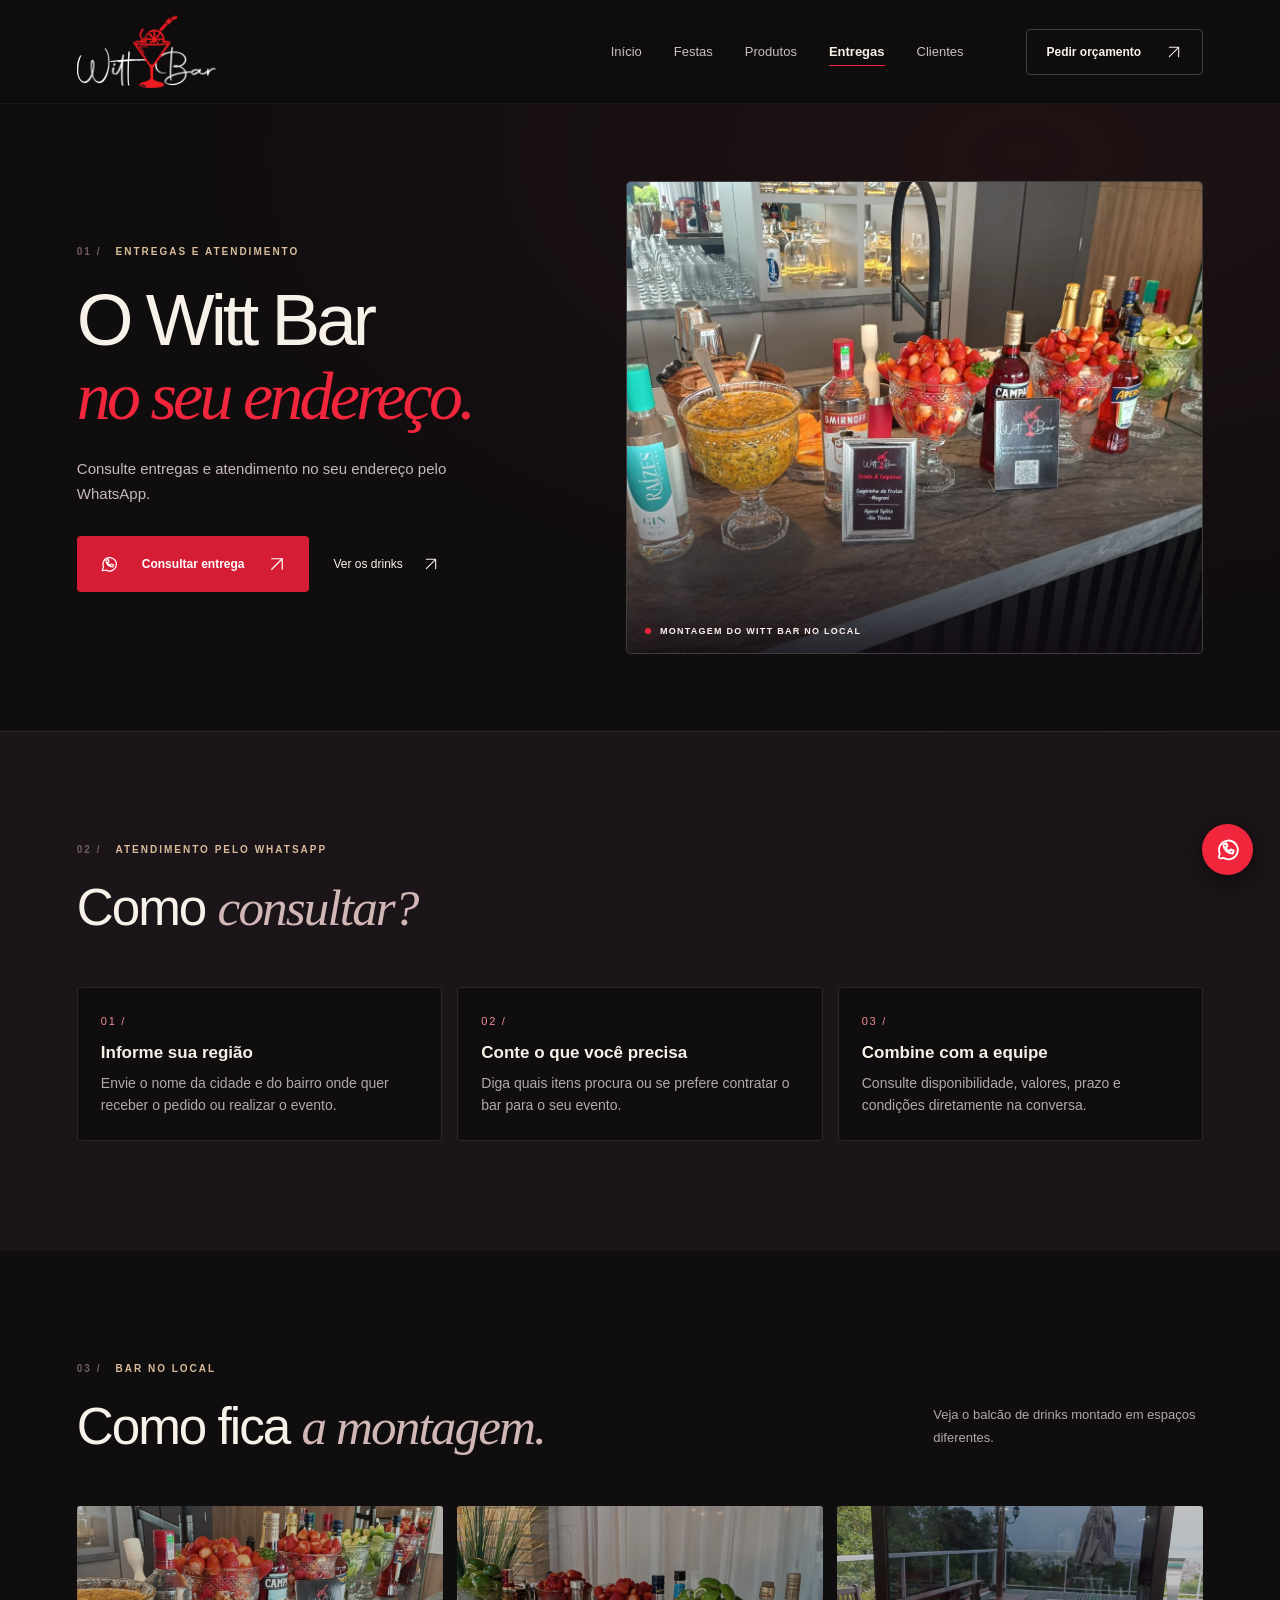
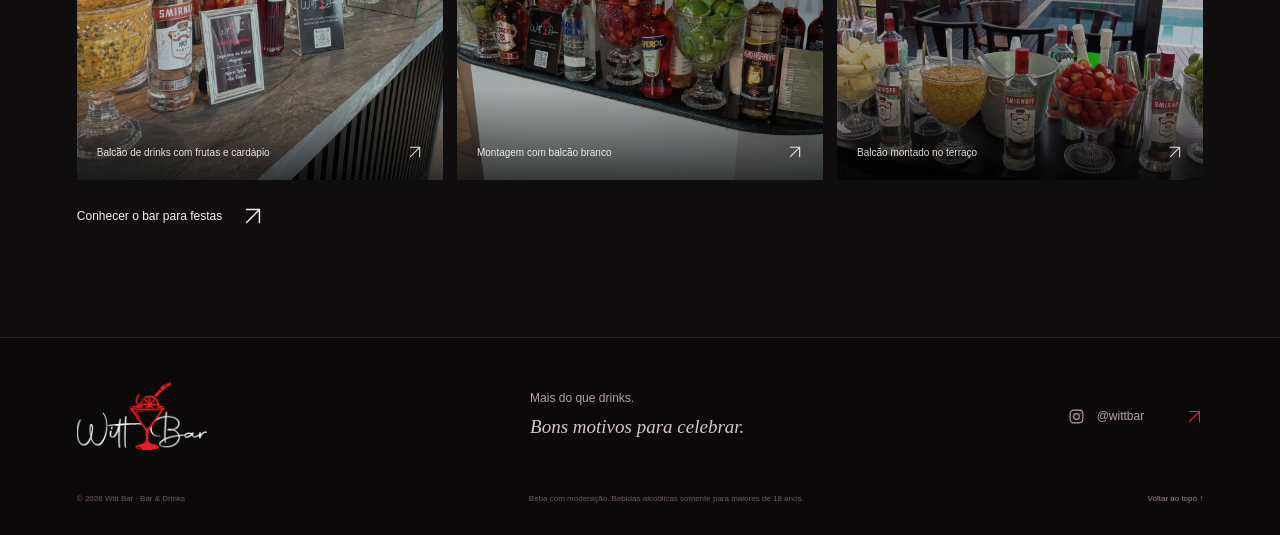
<file: entregas.html>
<!doctype html>
<html lang="pt-BR">
<head>
  <meta charset="UTF-8">
  <meta name="viewport" content="width=device-width, initial-scale=1">
  <meta name="theme-color" content="#100d0e">
  <title>Entregas e atendimento | Witt Bar</title>
  <meta name="description" content="Consulte o Witt Bar pelo WhatsApp para confirmar opções de entrega, atendimento e disponibilidade na sua região.">
  <meta property="og:title" content="Entregas e atendimento | Witt Bar">
  <meta property="og:description" content="Consulte o Witt Bar pelo WhatsApp para confirmar opções de entrega, atendimento e disponibilidade na sua região.">
  <meta property="og:type" content="website">
  <meta property="og:locale" content="pt_BR">
  <meta property="og:image" content="https://witt-bar.vercel.app/assets/fotos/bar-montado.webp">
  <link rel="canonical" href="https://witt-bar.vercel.app/entregas.html">
  <link rel="icon" href="assets/favicon.svg" type="image/svg+xml">
  <link rel="stylesheet" href="styles.css">
  <link rel="stylesheet" href="areas.css">
  <script src="app.js" defer></script>
</head>
<body>
  <a class="skip-link" href="#principal">Pular para o conteúdo</a>
  <header class="header" id="topo">
    <div class="header-inner wrap">
      <a href="./" class="brand" aria-label="Witt Bar — início">
        <span class="brand-art"><img src="assets/witt-bar-logo.png" alt="" width="1448" height="2048"></span>
      </a>
      <nav class="nav" id="navigation" aria-label="Navegação principal">
        <a href="./">Início</a>
        <a href="festas.html">Festas</a>
        <a href="produtos.html">Produtos</a>
        <a href="entregas.html" aria-current="page">Entregas</a>
        <a href="clientes.html">Clientes</a>
      </nav>
      <a class="header-cta" href="festas.html#orcamento">Pedir orçamento <svg class="icon" aria-hidden="true"><use href="assets/icons.svg#i-arrow"/></svg></a>
      <button type="button" class="menu-toggle" aria-label="Abrir menu" aria-expanded="false" aria-controls="navigation"><span></span><span></span></button>
    </div>
  </header>
  <main id="principal">
    <section class="page-lead page-lead--entregas" aria-labelledby="page-title">
      <div class="wrap page-lead-grid">
        <div class="page-lead-copy">
          <div class="eyebrow"><span class="section-index">01 /</span> ENTREGAS E ATENDIMENTO</div>
          <h1 id="page-title">O Witt Bar<br><em>no seu endereço.</em></h1>
          <p>Consulte entregas e atendimento no seu endereço pelo WhatsApp.</p>
          <div class="page-actions">
            <a class="button button-red" href="https://wa.me/5548998292684?text=Ol%C3%A1%2C%20Witt%20Bar%21%20Gostaria%20de%20consultar%20as%20op%C3%A7%C3%B5es%20de%20entrega.%20Meu%20bairro%20e%20minha%20cidade%20s%C3%A3o%3A" target="_blank" rel="noopener noreferrer"><svg class="icon" aria-hidden="true"><use href="assets/icons.svg#i-wa"/></svg> Consultar entrega <svg class="icon" aria-hidden="true"><use href="assets/icons.svg#i-arrow"/></svg></a>
            <a class="text-link" href="produtos.html">Ver os drinks <svg class="icon" aria-hidden="true"><use href="assets/icons.svg#i-arrow"/></svg></a>
          </div>
        </div>
        <figure class="page-lead-photo">
          <img src="assets/fotos/bar-montado.webp" alt="Bar montado com frutas, garrafas, coqueteleiras e cardápio do Witt Bar" width="1280" height="960" fetchpriority="high" decoding="async">
          <figcaption><span class="live-dot"></span> MONTAGEM DO WITT BAR NO LOCAL</figcaption>
        </figure>
      </div>
    </section>

    <section class="section-pad page-steps" aria-labelledby="delivery-steps-title">
      <div class="wrap">
        <div class="section-heading">
          <div>
            <div class="eyebrow"><span class="section-index">02 /</span> ATENDIMENTO PELO WHATSAPP</div>
            <h2 id="delivery-steps-title">Como <em>consultar?</em></h2>
          </div>
        </div>
        <ol class="info-steps">
          <li><span>01 /</span><h3>Informe sua região</h3><p>Envie o nome da cidade e do bairro onde quer receber o pedido ou realizar o evento.</p></li>
          <li><span>02 /</span><h3>Conte o que você precisa</h3><p>Diga quais itens procura ou se prefere contratar o bar para o seu evento.</p></li>
          <li><span>03 /</span><h3>Combine com a equipe</h3><p>Consulte disponibilidade, valores, prazo e condições diretamente na conversa.</p></li>
        </ol>
      </div>
    </section>

    <section class="section-pad page-gallery" aria-labelledby="setup-title">
      <div class="wrap">
        <div class="section-heading">
          <div>
            <div class="eyebrow"><span class="section-index">03 /</span> BAR NO LOCAL</div>
            <h2 id="setup-title">Como fica <em>a montagem.</em></h2>
          </div>
          <p>Veja o balcão de drinks montado em espaços diferentes.</p>
        </div>
        <div class="photo-collection photo-grid--three">
          <button type="button" class="gallery-photo" data-image="assets/fotos/balcao-frutas.webp" data-caption="Balcão de drinks com frutas e cardápio" aria-label="Ampliar foto: Balcão de drinks com frutas e cardápio">
            <img src="assets/fotos/balcao-frutas.webp" alt="Balcão com taças de morango, maracujá e limão ao lado do cardápio Witt Bar" width="1080" height="1440" loading="lazy" decoding="async">
            <span>Balcão de drinks com frutas e cardápio <svg class="icon" aria-hidden="true"><use href="assets/icons.svg#i-arrow"/></svg></span>
          </button>
          <button type="button" class="gallery-photo" data-image="assets/fotos/balcao-branco.webp" data-caption="Montagem com balcão branco" aria-label="Ampliar foto: Montagem com balcão branco">
            <img src="assets/fotos/balcao-branco.webp" alt="Balcão branco com frutas, garrafas e cardápio para um evento" width="1440" height="810" loading="lazy" decoding="async">
            <span>Montagem com balcão branco <svg class="icon" aria-hidden="true"><use href="assets/icons.svg#i-arrow"/></svg></span>
          </button>
          <button type="button" class="gallery-photo" data-image="assets/fotos/bar-no-terraco.webp" data-caption="Balcão montado no terraço" aria-label="Ampliar foto: Balcão montado no terraço">
            <img src="assets/fotos/bar-no-terraco.webp" alt="Frutas e coqueteleiras organizadas em um balcão com vista para o terraço" width="1440" height="810" loading="lazy" decoding="async">
            <span>Balcão montado no terraço <svg class="icon" aria-hidden="true"><use href="assets/icons.svg#i-arrow"/></svg></span>
          </button>
        </div>
        <div class="page-gallery-link"><a class="text-link" href="festas.html">Conhecer o bar para festas <svg class="icon" aria-hidden="true"><use href="assets/icons.svg#i-arrow"/></svg></a></div>
      </div>
    </section>
  </main>

  <footer><div class="footer-top wrap"><a href="./" class="brand" aria-label="Voltar ao início"><span class="brand-art"><img src="assets/witt-bar-logo.png" alt="Witt Bar" loading="lazy" width="1448" height="2048"></span></a><p>Mais do que drinks.<br><em>Bons motivos para celebrar.</em></p><a href="https://www.instagram.com/wittbar/" class="footer-social" target="_blank" rel="noopener noreferrer"><svg class="icon" aria-hidden="true"><use href="assets/icons.svg#i-instagram"/></svg> @wittbar <svg class="icon" aria-hidden="true"><use href="assets/icons.svg#i-arrow"/></svg></a></div><div class="footer-bottom wrap"><span>© <span id="year">2026</span> Witt Bar · Bar & Drinks</span><span>Beba com moderação. Bebidas alcoólicas somente para maiores de 18 anos.</span><a href="#topo">Voltar ao topo ↑</a></div></footer>
  <a class="floating-whatsapp whatsapp-link" href="https://wa.me/5548998292684?text=Ol%C3%A1%2C%20Witt%20Bar%21%20Gostaria%20de%20consultar%20as%20op%C3%A7%C3%B5es%20de%20entrega.%20Meu%20bairro%20e%20minha%20cidade%20s%C3%A3o%3A" target="_blank" rel="noopener noreferrer" aria-label="Consultar entrega no WhatsApp"><span>Consultar entrega</span><svg class="icon" aria-hidden="true"><use href="assets/icons.svg#i-wa"/></svg></a>
  <div class="toast" role="status" aria-live="polite"></div>
  <dialog id="gallery-dialog" aria-labelledby="gallery-dialog-caption">
    <button type="button" class="dialog-close" aria-label="Fechar foto" autofocus><svg class="icon" aria-hidden="true"><use href="assets/icons.svg#i-close"/></svg></button>
    <img id="gallery-dialog-image" src="assets/favicon.svg" loading="lazy" alt="">
    <div class="dialog-caption">
      <p id="gallery-dialog-caption"></p>
      <div class="dialog-actions">
        <a id="gallery-dialog-source" target="_blank" rel="noopener noreferrer" hidden>Ver no Instagram ↗</a>
        <div class="dialog-paging" aria-label="Navegar pelas fotos" hidden>
          <button type="button" data-photo-step="-1" aria-label="Foto anterior"><svg class="icon" aria-hidden="true"><use href="assets/icons.svg#i-left"/></svg></button>
          <span class="dialog-count" aria-live="polite"></span>
          <button type="button" data-photo-step="1" aria-label="Próxima foto"><svg class="icon" aria-hidden="true"><use href="assets/icons.svg#i-right"/></svg></button>
        </div>
      </div>
    </div>
  </dialog>
</body>
</html>
</file>
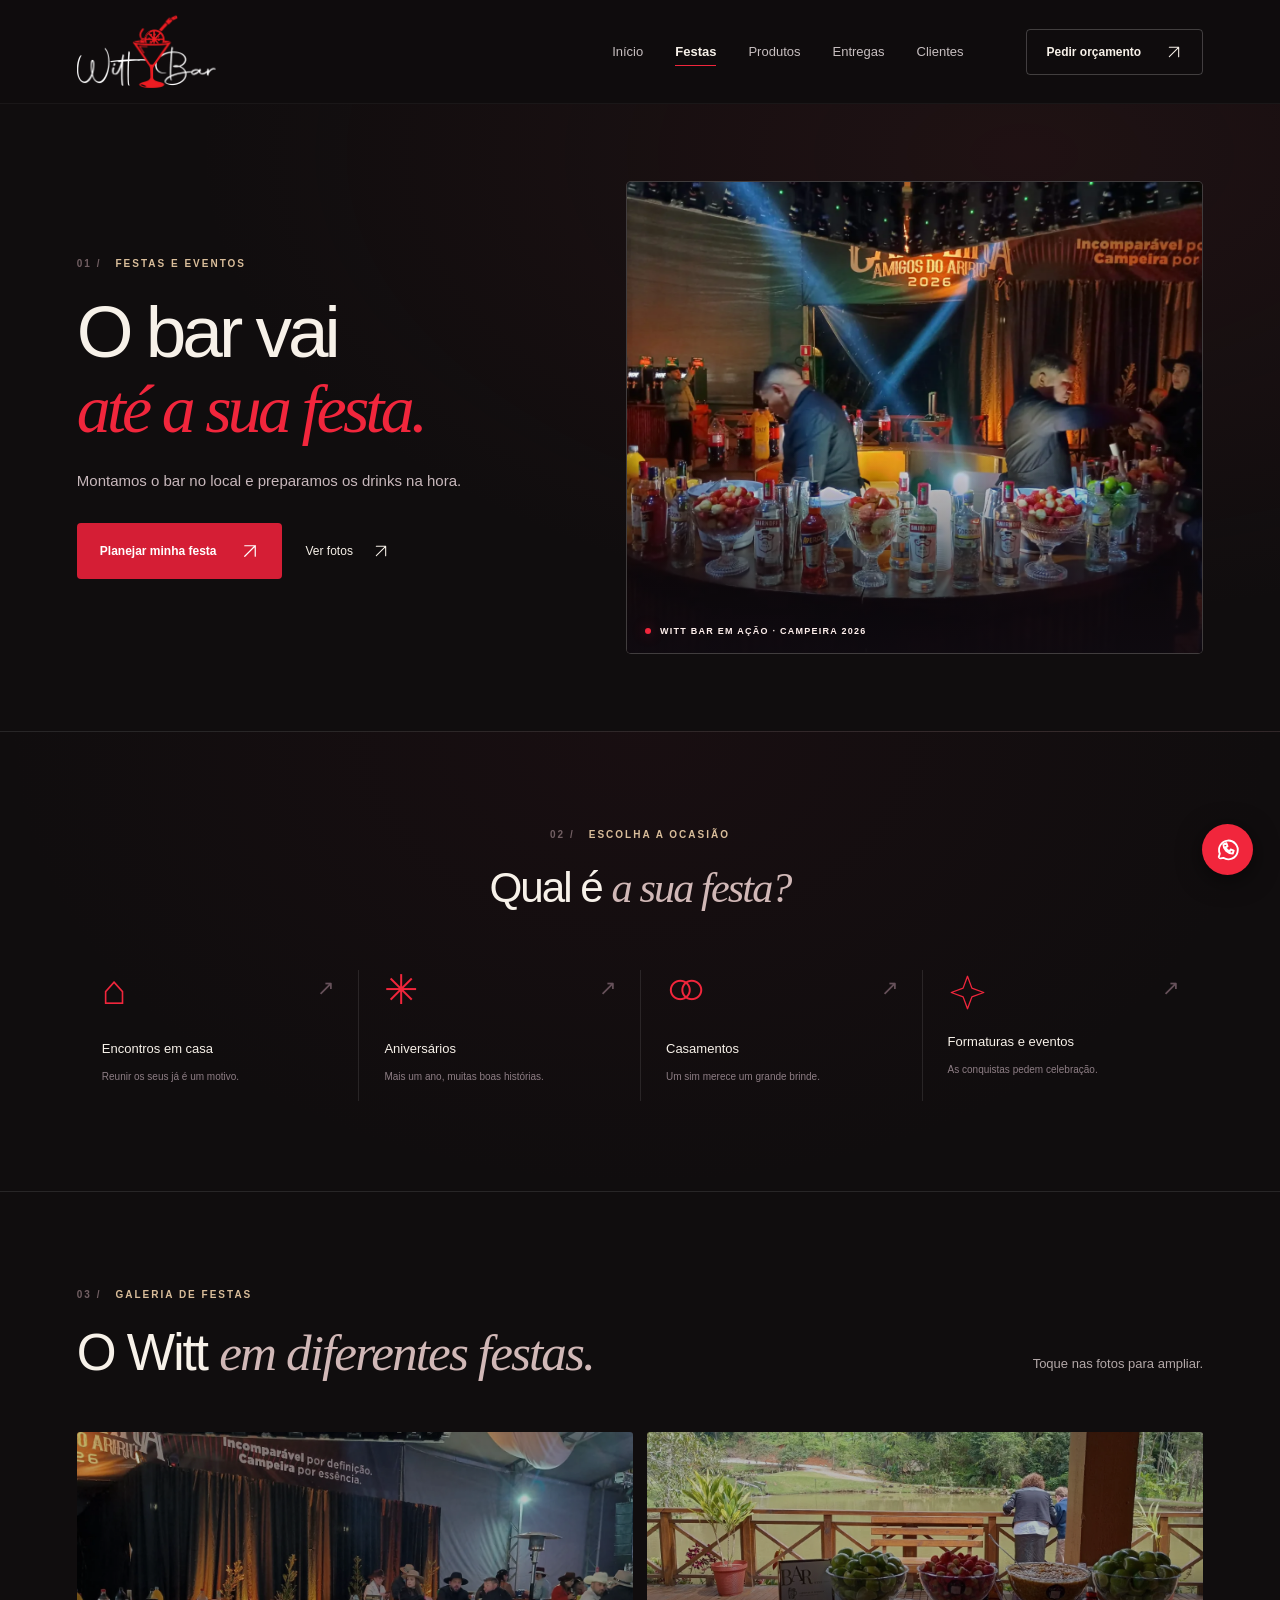
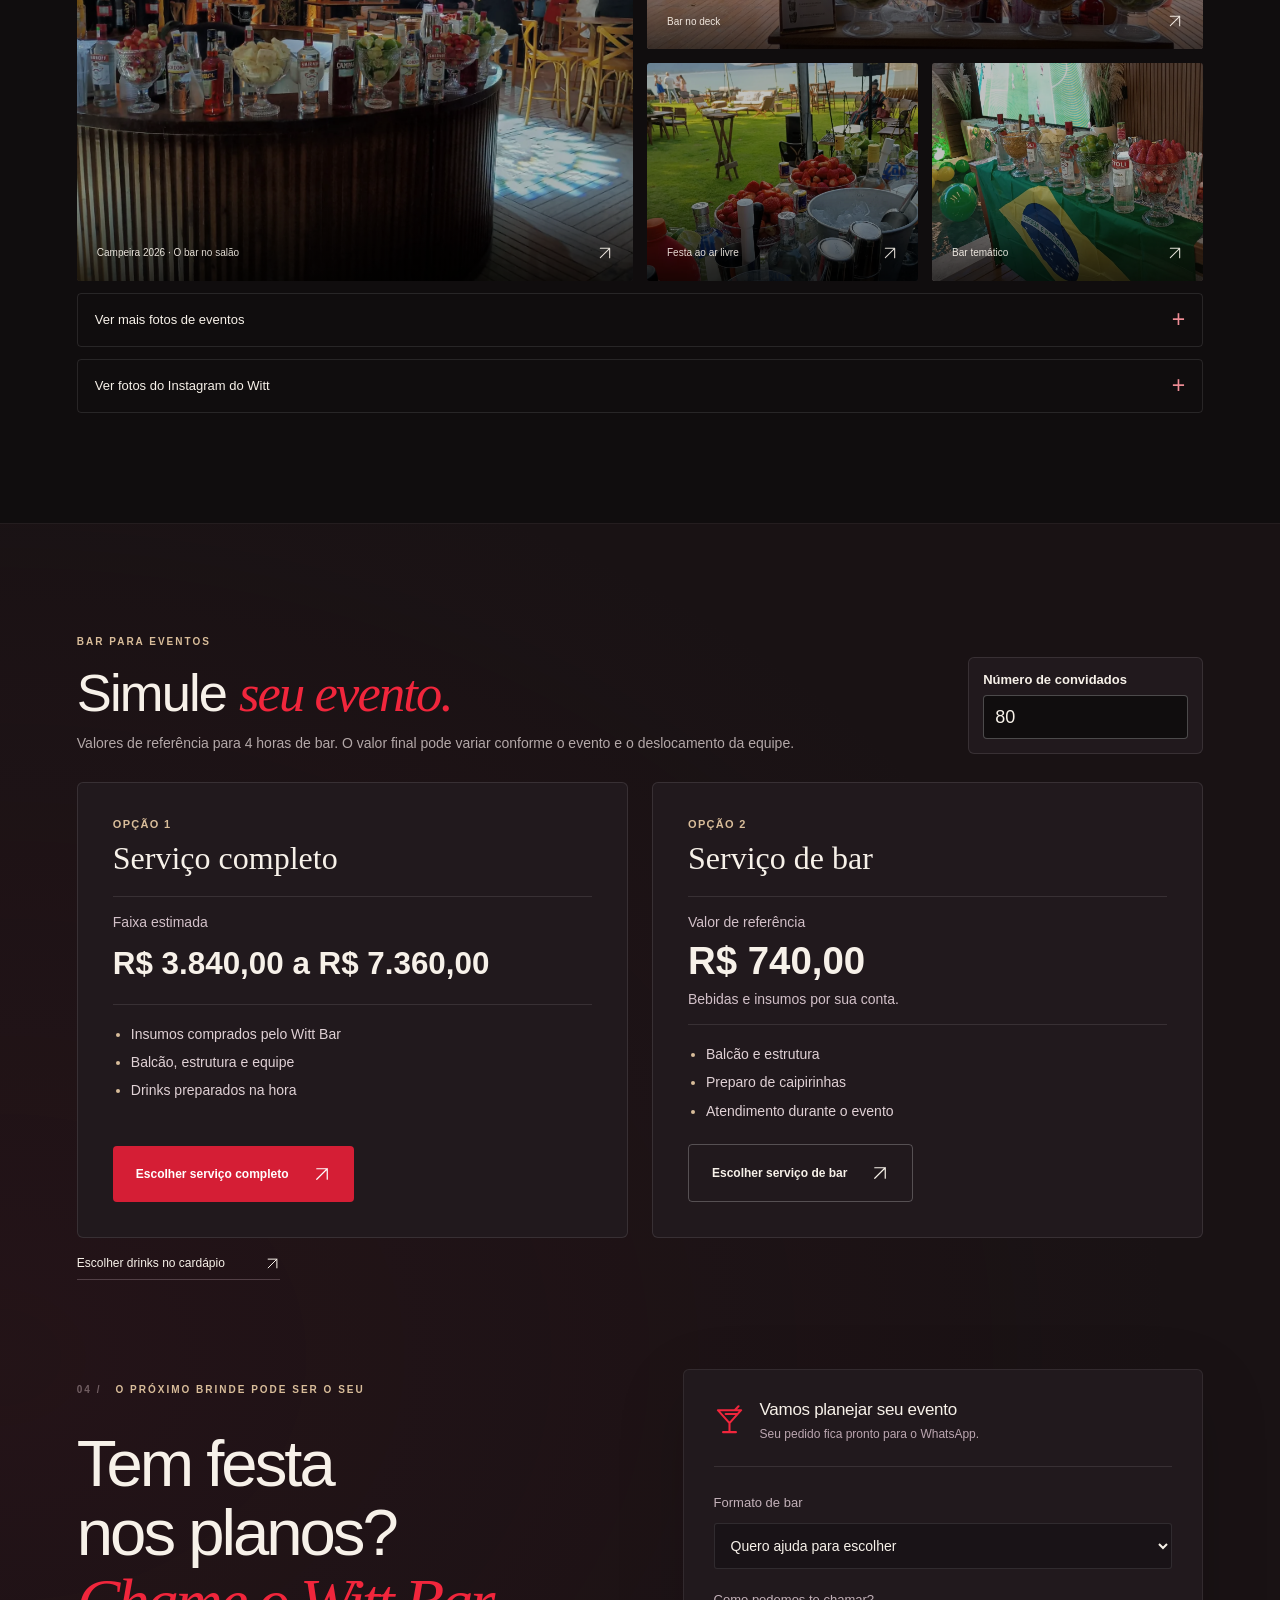
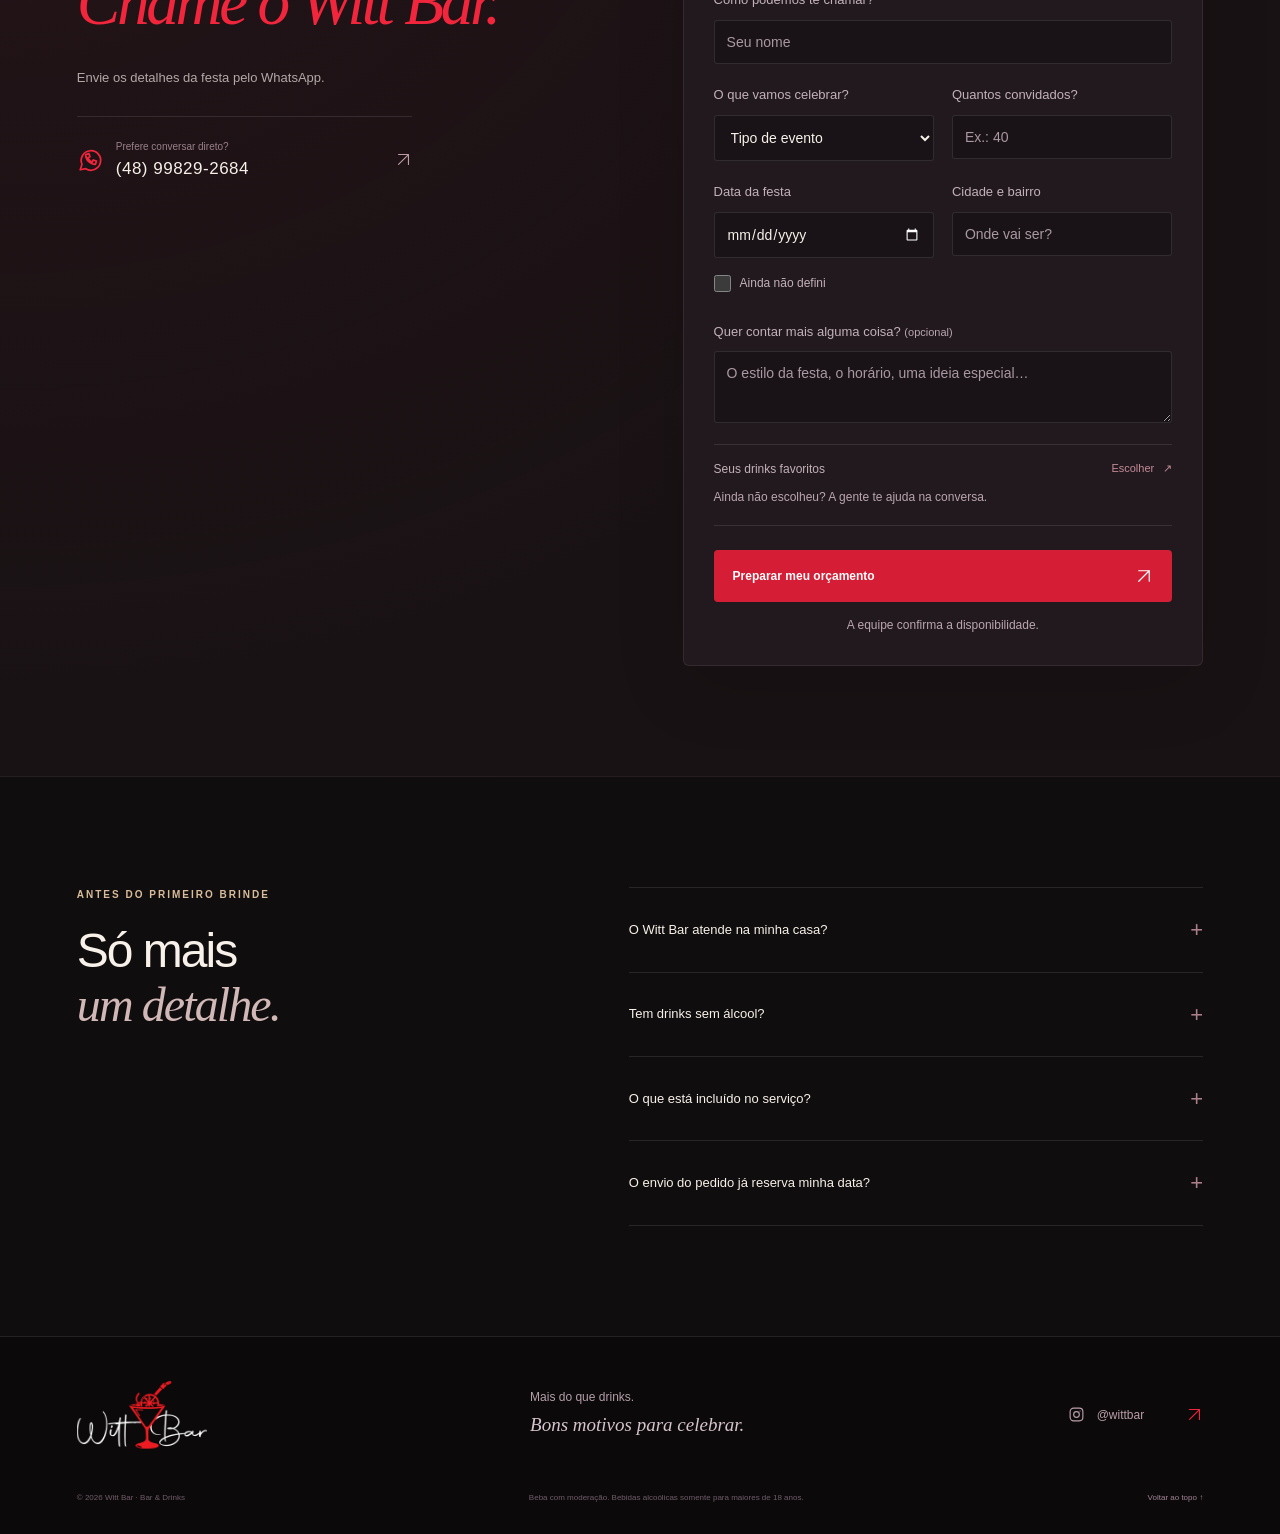
<file: festas.html>
<!doctype html>
<html lang="pt-BR">
<head>
  <meta charset="UTF-8">
  <meta name="viewport" content="width=device-width, initial-scale=1">
  <meta name="theme-color" content="#100d0e">
  <title>Festas e eventos | Witt Bar</title>
  <meta name="description" content="Conheça as montagens do Witt Bar em festas e planeje um bar de drinks para o seu evento. Solicite orçamento pelo WhatsApp.">
  <meta property="og:title" content="Festas e eventos | Witt Bar">
  <meta property="og:description" content="Conheça as montagens do Witt Bar em festas e planeje um bar de drinks para o seu evento. Solicite orçamento pelo WhatsApp.">
  <meta property="og:type" content="website">
  <meta property="og:locale" content="pt_BR">
  <meta property="og:image" content="https://witt-bar.vercel.app/assets/fotos/equipe-campeira.webp">
  <link rel="canonical" href="https://witt-bar.vercel.app/festas.html">
  <link rel="icon" href="assets/favicon.svg" type="image/svg+xml">
  <link rel="stylesheet" href="styles.css">
  <link rel="stylesheet" href="areas.css">
  <script src="app.js" defer></script>
</head>
<body>
  <a class="skip-link" href="#principal">Pular para o conteúdo</a>
  <header class="header" id="topo">
    <div class="header-inner wrap">
      <a href="./" class="brand" aria-label="Witt Bar — início">
        <span class="brand-art"><img src="assets/witt-bar-logo.png" alt="" width="1448" height="2048"></span>
      </a>
      <nav class="nav" id="navigation" aria-label="Navegação principal">
        <a href="./">Início</a>
        <a href="festas.html" aria-current="page">Festas</a>
        <a href="produtos.html">Produtos</a>
        <a href="entregas.html">Entregas</a>
        <a href="clientes.html">Clientes</a>
      </nav>
      <a class="header-cta" href="#orcamento">Pedir orçamento <svg class="icon" aria-hidden="true"><use href="assets/icons.svg#i-arrow"/></svg></a>
      <button type="button" class="menu-toggle" aria-label="Abrir menu" aria-expanded="false" aria-controls="navigation"><span></span><span></span></button>
    </div>
  </header>
  <main id="principal">
    <section class="page-lead page-lead--festas" aria-labelledby="page-title">
      <div class="wrap page-lead-grid">
        <div class="page-lead-copy">
          <div class="eyebrow"><span class="section-index">01 /</span> FESTAS E EVENTOS</div>
          <h1 id="page-title">O bar vai<br><em>até a sua festa.</em></h1>
          <p>Montamos o bar no local e preparamos os drinks na hora.</p>
          <div class="page-actions">
            <a class="button button-red" href="#orcamento">Planejar minha festa <svg class="icon" aria-hidden="true"><use href="assets/icons.svg#i-arrow"/></svg></a>
            <a class="text-link" href="#galeria">Ver fotos <svg class="icon" aria-hidden="true"><use href="assets/icons.svg#i-arrow"/></svg></a>
          </div>
        </div>
        <figure class="page-lead-photo">
          <img src="assets/fotos/equipe-campeira.webp" alt="Equipe preparando drinks atrás do balcão na Campeira 2026" width="1440" height="1080" fetchpriority="high" decoding="async">
          <figcaption><span class="live-dot"></span> WITT BAR EM AÇÃO · CAMPEIRA 2026</figcaption>
        </figure>
      </div>
    </section>

    <section class="occasions section-pad" aria-labelledby="occasions-title"><div class="wrap"><div class="eyebrow reveal"><span class="section-index">02 /</span> ESCOLHA A OCASIÃO</div><h2 id="occasions-title" class="reveal">Qual é <em>a sua festa?</em></h2><div class="occasion-grid reveal"><a href="#pedido-orcamento" data-event="Encontro em casa"><span class="occasion-symbol">⌂</span><h3>Encontros em casa</h3><p>Reunir os seus já é um motivo.</p><span class="occasion-arrow">↗</span></a><a href="#pedido-orcamento" data-event="Aniversário"><span class="occasion-symbol">✳</span><h3>Aniversários</h3><p>Mais um ano, muitas boas histórias.</p><span class="occasion-arrow">↗</span></a><a href="#pedido-orcamento" data-event="Casamento"><span class="occasion-symbol rings">○○</span><h3>Casamentos</h3><p>Um sim merece um grande brinde.</p><span class="occasion-arrow">↗</span></a><a href="#pedido-orcamento" data-event="Formatura"><svg class="icon occasion-symbol"><use href="assets/icons.svg#i-spark"/></svg><h3>Formaturas e eventos</h3><p>As conquistas pedem celebração.</p><span class="occasion-arrow">↗</span></a></div></div></section>

    <section class="section-pad gallery page-gallery" id="galeria" aria-labelledby="gallery-title">
      <div class="wrap">
        <div class="section-heading">
          <div>
            <div class="eyebrow"><span class="section-index">03 /</span> GALERIA DE FESTAS</div>
            <h2 id="gallery-title">O Witt <em>em diferentes festas.</em></h2>
          </div>
          <p>Toque nas fotos para ampliar.</p>
        </div>
        <div class="photo-collection photo-grid--events">
          <button type="button" class="gallery-photo" data-image="assets/fotos/balcao-campeira.webp" data-caption="Campeira 2026 · O bar no salão" aria-label="Ampliar foto: Campeira 2026 · O bar no salão">
            <img src="assets/fotos/balcao-campeira.webp" alt="Balcão de drinks montado na Campeira 2026, com mesas e convidados ao fundo" width="1440" height="1080" loading="lazy" decoding="async">
            <span>Campeira 2026 · O bar no salão <svg class="icon" aria-hidden="true"><use href="assets/icons.svg#i-arrow"/></svg></span>
          </button>
          <button type="button" class="gallery-photo" data-image="assets/fotos/bar-no-deck.webp" data-caption="Bar no deck" aria-label="Ampliar foto: Bar no deck">
            <img src="assets/fotos/bar-no-deck.webp" alt="Balcão com frutas montado em um deck à beira de um lago" width="1440" height="810" loading="lazy" decoding="async">
            <span>Bar no deck <svg class="icon" aria-hidden="true"><use href="assets/icons.svg#i-arrow"/></svg></span>
          </button>
          <button type="button" class="gallery-photo" data-image="assets/fotos/bar-a-beira-mar.webp" data-caption="Festa ao ar livre" aria-label="Ampliar foto: Festa ao ar livre">
            <img src="assets/fotos/bar-a-beira-mar.webp" alt="Frutas e coqueteleiras no bar de uma festa com vista para o mar" width="1080" height="1440" loading="lazy" decoding="async">
            <span>Festa ao ar livre <svg class="icon" aria-hidden="true"><use href="assets/icons.svg#i-arrow"/></svg></span>
          </button>
          <button type="button" class="gallery-photo" data-image="assets/fotos/bar-tematico.webp" data-caption="Bar temático" aria-label="Ampliar foto: Bar temático">
            <img src="assets/fotos/bar-tematico.webp" alt="Bar decorado com a bandeira do Brasil ao lado de um telão de futebol" width="1080" height="1440" loading="lazy" decoding="async">
            <span>Bar temático <svg class="icon" aria-hidden="true"><use href="assets/icons.svg#i-arrow"/></svg></span>
          </button>
        </div>
        <details class="more-photos">
          <summary>Ver mais fotos de eventos <span aria-hidden="true">+</span></summary>
          <div class="extra-photos">
        <div class="photo-collection photo-grid--two">
          <button type="button" class="gallery-photo" data-image="assets/fotos/palco-campeira.webp" data-caption="Campeira 2026 · Palco" aria-label="Ampliar foto: Campeira 2026 · Palco">
            <img src="assets/fotos/palco-campeira.webp" alt="Palco da Campeira 2026 com o logo iluminado do Witt Bar" width="1440" height="1080" loading="lazy" decoding="async">
            <span>Campeira 2026 · Palco <svg class="icon" aria-hidden="true"><use href="assets/icons.svg#i-arrow"/></svg></span>
          </button>
          <button type="button" class="gallery-photo" data-image="assets/fotos/teloes-campeira.webp" data-caption="Telões com a marca Witt Bar" aria-label="Ampliar foto: Telões com a marca Witt Bar">
            <img src="assets/fotos/teloes-campeira.webp" alt="Telões com o logo do Witt Bar acima do salão de eventos" width="810" height="1440" loading="lazy" decoding="async">
            <span>Telões com a marca Witt Bar <svg class="icon" aria-hidden="true"><use href="assets/icons.svg#i-arrow"/></svg></span>
          </button>
        </div>
          </div>
        </details>
        <details class="more-photos">
          <summary>Ver fotos do Instagram do Witt <span aria-hidden="true">+</span></summary>
          <div class="photo-collection photo-grid--archive">
            <button type="button" class="gallery-photo" data-image="assets/Dc69JNLx7hV.jpg" data-post="https://www.instagram.com/wittbar/p/Dc69JNLx7hV/" data-caption="Frutas, bebidas e cada detalhe no seu lugar." aria-label="Ampliar foto da montagem do bar com frutas"><img src="assets/Dc69JNLx7hV.jpg" alt="Montagem real do Witt Bar com frutas e cardápio de drinks" loading="lazy" width="480" height="640"><span>Frescor em cada detalhe <svg class="icon" aria-hidden="true"><use href="assets/icons.svg#i-arrow"/></svg></span></button>
            <button type="button" class="gallery-photo" data-image="assets/DeUW_GUxVFH.jpg" data-post="https://www.instagram.com/wittbar/p/DeUW_GUxVFH/" data-caption="Um bar pronto para receber os seus convidados." aria-label="Ampliar foto do bar com morangos e abacaxi"><img src="assets/DeUW_GUxVFH.jpg" alt="Morangos e abacaxi na montagem de um evento Witt Bar" loading="lazy" width="640" height="640"><span>Pronto para celebrar <svg class="icon" aria-hidden="true"><use href="assets/icons.svg#i-arrow"/></svg></span></button>
            <button type="button" class="gallery-photo" data-image="assets/DdzsVw8xdAS.jpg" data-post="https://www.instagram.com/wittbar/p/DdzsVw8xdAS/" data-caption="Clássicos e frutas para os próximos brindes." aria-label="Ampliar foto dos ingredientes do Witt Bar"><img src="assets/DdzsVw8xdAS.jpg" alt="Taças com morango, abacaxi e limão, fotografadas pelo Witt Bar" loading="lazy" width="640" height="640"><span>O sabor começa aqui <svg class="icon" aria-hidden="true"><use href="assets/icons.svg#i-arrow"/></svg></span></button>
            <button type="button" class="gallery-photo" data-image="assets/DcpMuY3xqBo.jpg" data-post="https://www.instagram.com/wittbar/p/DcpMuY3xqBo/" data-caption="Montagem de bar publicada no perfil oficial @wittbar." aria-label="Ampliar foto de uma montagem de bar do Witt"><img src="assets/DcpMuY3xqBo.jpg" alt="Bar do Witt com frutas e um menu para o evento" loading="lazy" width="640" height="640"><span>Um bar, muitas possibilidades <svg class="icon" aria-hidden="true"><use href="assets/icons.svg#i-arrow"/></svg></span></button>
          </div>
        </details>
      </div>
    </section>

    <section class="booking section-pad" id="orcamento" aria-labelledby="booking-title">
      <section class="service-plans wrap" id="formatos" aria-labelledby="formatos-title">
        <div class="service-plans-heading">
          <div>
            <div class="eyebrow">BAR PARA EVENTOS</div>
            <h2 id="formatos-title">Simule <em>seu evento.</em></h2>
            <p id="estimate-note">Valores de referência para 4 horas de bar. O valor final pode variar conforme o evento e o deslocamento da equipe.</p>
          </div>
          <div class="service-simulator">
            <label for="estimate-guests">Número de convidados</label>
            <input id="estimate-guests" type="number" min="1" max="10000" step="1" value="80" inputmode="numeric" required aria-describedby="estimate-note" aria-errormessage="estimate-error">
            <p id="estimate-error" hidden>Informe um número inteiro de 1 a 10.000.</p>
          </div>
        </div>
        <div class="service-plan-grid">
          <article class="service-plan" aria-labelledby="plano-completo-title">
            <span class="service-plan-label">Opção 1</span>
            <h3 id="plano-completo-title">Serviço completo</h3>
            <div class="service-plan-pricing">
              <p class="service-plan-scope">Faixa estimada</p>
              <p class="service-plan-price"><output id="estimate-total" for="estimate-guests" aria-atomic="true">R$&nbsp;3.840,00 a&nbsp;R$&nbsp;7.360,00</output></p>
            </div>
            <ul>
              <li>Insumos comprados pelo Witt Bar</li>
              <li>Balcão, estrutura e equipe</li>
              <li>Drinks preparados na hora</li>
            </ul>
            <a class="button button-red service-plan-action" href="#pedido-orcamento" data-service-plan="completo">
              Escolher serviço completo <svg class="icon" aria-hidden="true"><use href="assets/icons.svg#i-arrow"/></svg>
            </a>
          </article>
          <article class="service-plan" aria-labelledby="plano-bar-title">
            <span class="service-plan-label">Opção 2</span>
            <h3 id="plano-bar-title">Serviço de bar</h3>
            <div class="service-plan-pricing">
              <p class="service-plan-scope">Valor de referência</p>
              <p class="service-plan-price"><strong>R$ 740,00</strong></p>
              <p class="service-plan-detail">Bebidas e insumos por sua conta.</p>
            </div>
            <ul>
              <li>Balcão e estrutura</li>
              <li>Preparo de caipirinhas</li>
              <li>Atendimento durante o evento</li>
            </ul>
            <a class="button service-plan-action service-plan-action-outline" href="#pedido-orcamento" data-service-plan="bar">
              Escolher serviço de bar <svg class="icon" aria-hidden="true"><use href="assets/icons.svg#i-arrow"/></svg>
            </a>
          </article>
        </div>
        <a class="text-link underlined service-plans-menu" href="produtos.html#cardapio">Escolher drinks no cardápio <svg class="icon" aria-hidden="true"><use href="assets/icons.svg#i-arrow"/></svg></a>
      </section>
      <div class="booking-grid wrap"><div class="booking-copy reveal"><div class="eyebrow"><span class="section-index">04 /</span> O PRÓXIMO BRINDE PODE SER O SEU</div><h2 id="booking-title">Tem festa<br>nos planos?<br><em>Chame o Witt Bar.</em></h2><p class="section-description">Envie os detalhes da festa pelo WhatsApp.</p><a class="booking-contact whatsapp-link" href="https://wa.me/5548998292684?text=Ol%C3%A1%21%20Quero%20o%20Witt%20Bar%20na%20minha%20festa.%20Podemos%20conversar%3F" target="_blank" rel="noopener noreferrer"><svg class="icon" aria-hidden="true"><use href="assets/icons.svg#i-wa"/></svg><span>Prefere conversar direto?<strong>(48) 99829-2684</strong></span><svg class="icon" aria-hidden="true"><use href="assets/icons.svg#i-arrow"/></svg></a></div>
        <div class="booking-form-wrap reveal" id="pedido-orcamento" tabindex="-1"><div class="form-intro"><svg class="icon" aria-hidden="true"><use href="assets/icons.svg#i-glass"/></svg><div><h3>Vamos planejar seu evento</h3><p>Seu pedido fica pronto para o WhatsApp.</p></div></div>
          <form id="quote-form">
            <div class="field">
              <label for="service-plan">Formato de bar</label>
              <select id="service-plan" name="servicePlan">
                <option value="">Quero ajuda para escolher</option>
                <option value="completo">Serviço completo</option>
                <option value="bar">Serviço de bar (bebidas e insumos por minha conta)</option>
              </select>
            </div>
            <div class="field"><label for="name">Como podemos te chamar?</label><input id="name" name="name" autocomplete="given-name" placeholder="Seu nome" maxlength="80" required></div>
            <div class="form-row"><div class="field"><label for="event">O que vamos celebrar?</label><select id="event" name="event" required><option value="" disabled selected>Tipo de evento</option><option>Encontro em casa</option><option>Aniversário</option><option>Casamento</option><option>Formatura</option><option>Evento corporativo</option><option>Outra ocasião</option></select></div><div class="field"><label for="guests">Quantos convidados?</label><input id="guests" name="guests" type="number" min="1" max="10000" step="1" inputmode="numeric" placeholder="Ex.: 40" required></div></div>
            <div class="form-row"><div class="field"><label for="date">Data da festa</label><input id="date" name="date" type="date" required><label class="checkbox-label"><input id="no-date" type="checkbox"> Ainda não defini</label></div><div class="field"><label for="place">Cidade e bairro</label><input id="place" name="place" autocomplete="address-level2" placeholder="Onde vai ser?" maxlength="160" required></div></div>
            <div class="field"><label for="message">Quer contar mais alguma coisa? <span>(opcional)</span></label><textarea id="message" name="message" rows="2" placeholder="O estilo da festa, o horário, uma ideia especial…" maxlength="1500"></textarea></div>
            <div class="selected-drinks-box"><div class="selected-label">Seus drinks favoritos <a href="produtos.html#cardapio">Escolher <span>↗</span></a></div><p id="no-selection">Ainda não escolheu? A gente te ajuda na conversa.</p><div id="selected-drinks" aria-label="Drinks selecionados"></div></div>
            <button class="button button-red form-submit" type="submit">Preparar meu orçamento <svg class="icon" aria-hidden="true"><use href="assets/icons.svg#i-arrow"/></svg></button><p class="form-note">A equipe confirma a disponibilidade.</p>
          </form>
          <noscript><p>Para solicitar um orçamento, use o WhatsApp indicado nesta página.</p></noscript>
          <div class="quote-ready" id="quote-ready" hidden aria-live="polite"><span class="ready-icon"><svg class="icon" aria-hidden="true"><use href="assets/icons.svg#i-check"/></svg></span><h3>Pronto para o primeiro brinde?</h3><p>Revise os dados antes de enviar.</p><pre id="quote-preview"></pre><a id="prepared-whatsapp" class="button button-red" target="_blank" rel="noopener noreferrer"><svg class="icon" aria-hidden="true"><use href="assets/icons.svg#i-wa"/></svg> Abrir conversa no WhatsApp <svg class="icon" aria-hidden="true"><use href="assets/icons.svg#i-arrow"/></svg></a><button class="edit-quote" type="button">← Ajustar meu pedido</button></div>
        </div>
      </div></section>

    <section class="faq section-pad" aria-labelledby="faq-title"><div class="faq-grid wrap"><div class="reveal"><div class="eyebrow">ANTES DO PRIMEIRO BRINDE</div><h2 id="faq-title">Só mais<br><em>um detalhe.</em></h2></div><div class="faq-list reveal"><details><summary>O Witt Bar atende na minha casa?<span>+</span></summary><p>Sim. Envie sua cidade e bairro para consultar a disponibilidade.</p></details><details><summary>Tem drinks sem álcool?<span>+</span></summary><p>Sim. Temos Tropical, Morango e Abacaxi com hortelã sem álcool.</p></details><details><summary>O que está incluído no serviço?<span>+</span></summary><p>Os dois formatos incluem balcão, estrutura e equipe. <a href="#formatos">Compare as opções.</a></p></details><details><summary>O envio do pedido já reserva minha data?<span>+</span></summary><p>A reserva depende da confirmação da data e das condições pela equipe.</p></details></div></div></section>
  </main>

  <footer><div class="footer-top wrap"><a href="./" class="brand" aria-label="Voltar ao início"><span class="brand-art"><img src="assets/witt-bar-logo.png" alt="Witt Bar" loading="lazy" width="1448" height="2048"></span></a><p>Mais do que drinks.<br><em>Bons motivos para celebrar.</em></p><a href="https://www.instagram.com/wittbar/" class="footer-social" target="_blank" rel="noopener noreferrer"><svg class="icon" aria-hidden="true"><use href="assets/icons.svg#i-instagram"/></svg> @wittbar <svg class="icon" aria-hidden="true"><use href="assets/icons.svg#i-arrow"/></svg></a></div><div class="footer-bottom wrap"><span>© <span id="year">2026</span> Witt Bar · Bar & Drinks</span><span>Beba com moderação. Bebidas alcoólicas somente para maiores de 18 anos.</span><a href="#topo">Voltar ao topo ↑</a></div></footer>
  <a class="floating-whatsapp whatsapp-link" href="https://wa.me/5548998292684?text=Ol%C3%A1%21%20Quero%20o%20Witt%20Bar%20na%20minha%20festa.%20Podemos%20conversar%3F" target="_blank" rel="noopener noreferrer" aria-label="Conversar sobre sua festa no WhatsApp"><span>Vamos brindar?</span><svg class="icon" aria-hidden="true"><use href="assets/icons.svg#i-wa"/></svg></a>
  <div class="toast" role="status" aria-live="polite"></div>
  <dialog id="gallery-dialog" aria-labelledby="gallery-dialog-caption">
    <button type="button" class="dialog-close" aria-label="Fechar foto" autofocus><svg class="icon" aria-hidden="true"><use href="assets/icons.svg#i-close"/></svg></button>
    <img id="gallery-dialog-image" src="assets/favicon.svg" loading="lazy" alt="">
    <div class="dialog-caption">
      <p id="gallery-dialog-caption"></p>
      <div class="dialog-actions">
        <a id="gallery-dialog-source" target="_blank" rel="noopener noreferrer" hidden>Ver no Instagram ↗</a>
        <div class="dialog-paging" aria-label="Navegar pelas fotos" hidden>
          <button type="button" data-photo-step="-1" aria-label="Foto anterior"><svg class="icon" aria-hidden="true"><use href="assets/icons.svg#i-left"/></svg></button>
          <span class="dialog-count" aria-live="polite"></span>
          <button type="button" data-photo-step="1" aria-label="Próxima foto"><svg class="icon" aria-hidden="true"><use href="assets/icons.svg#i-right"/></svg></button>
        </div>
      </div>
    </div>
  </dialog>
</body>
</html>
</file>
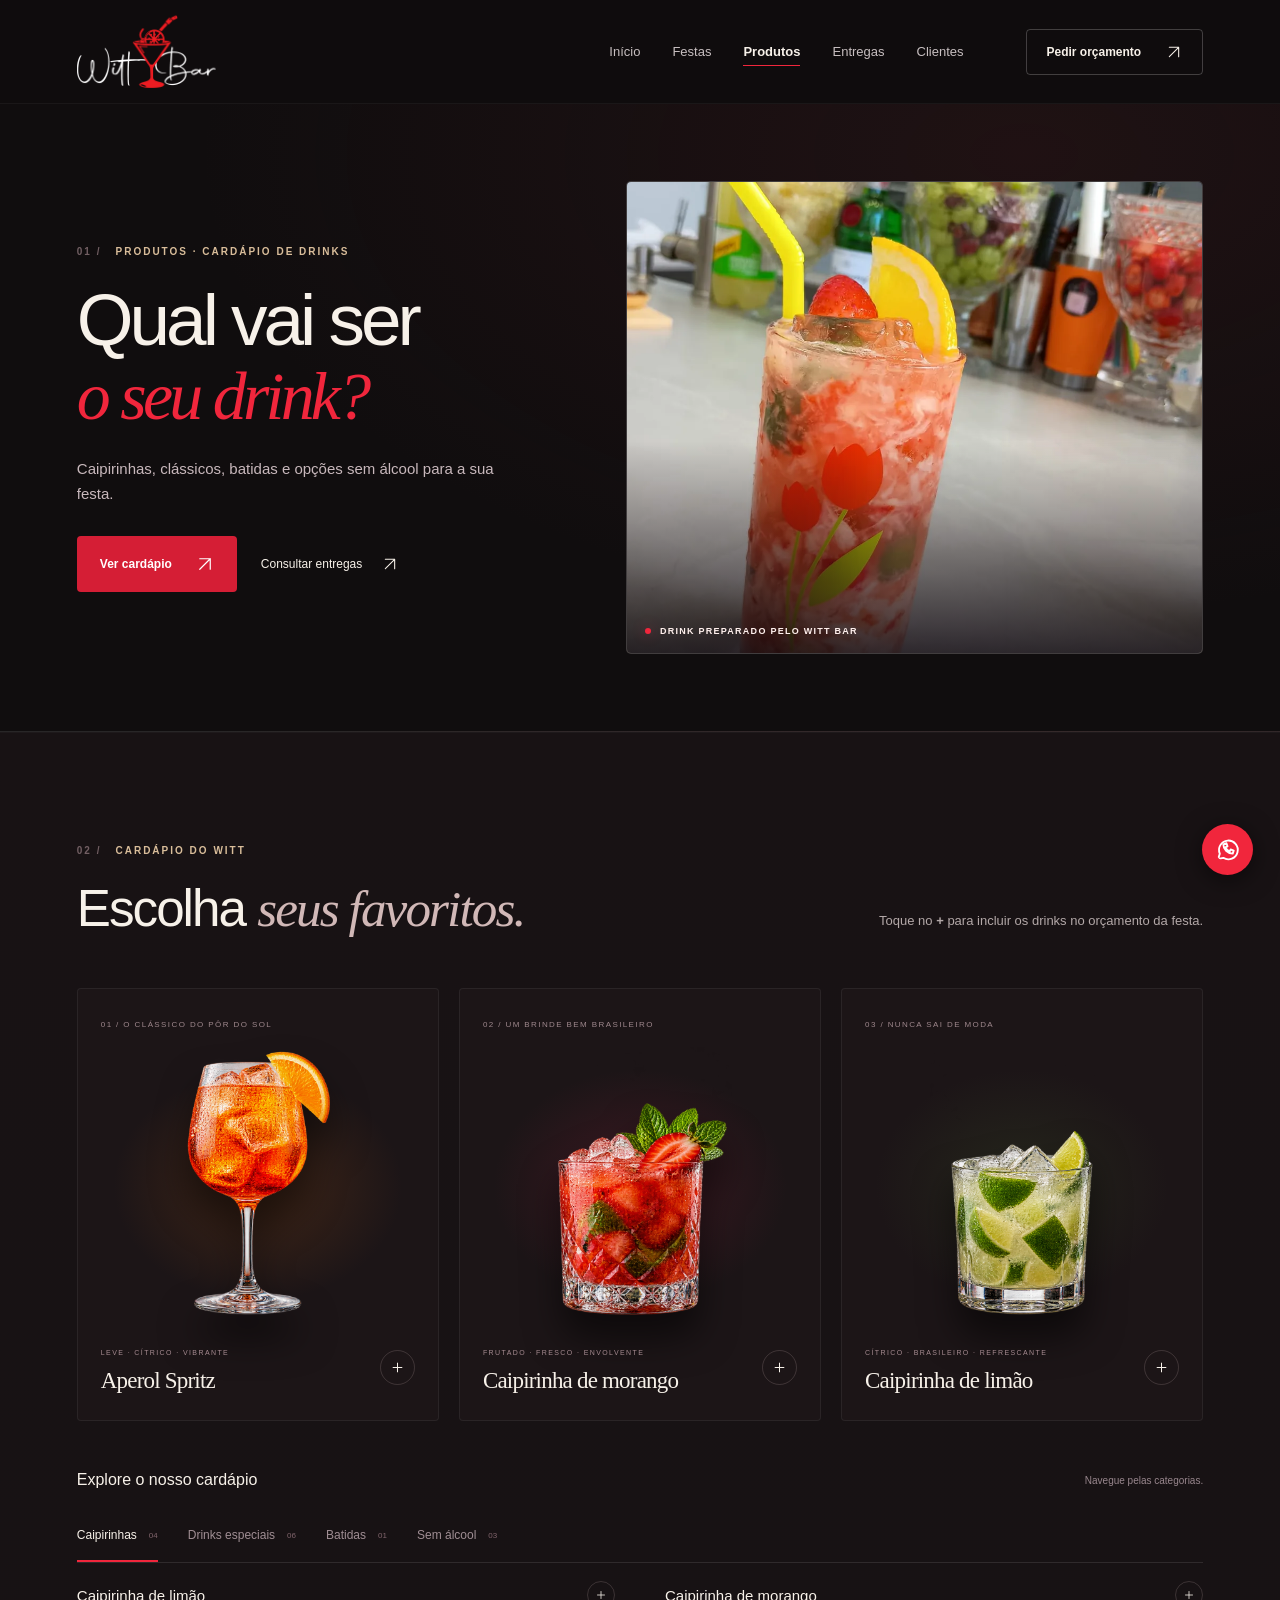
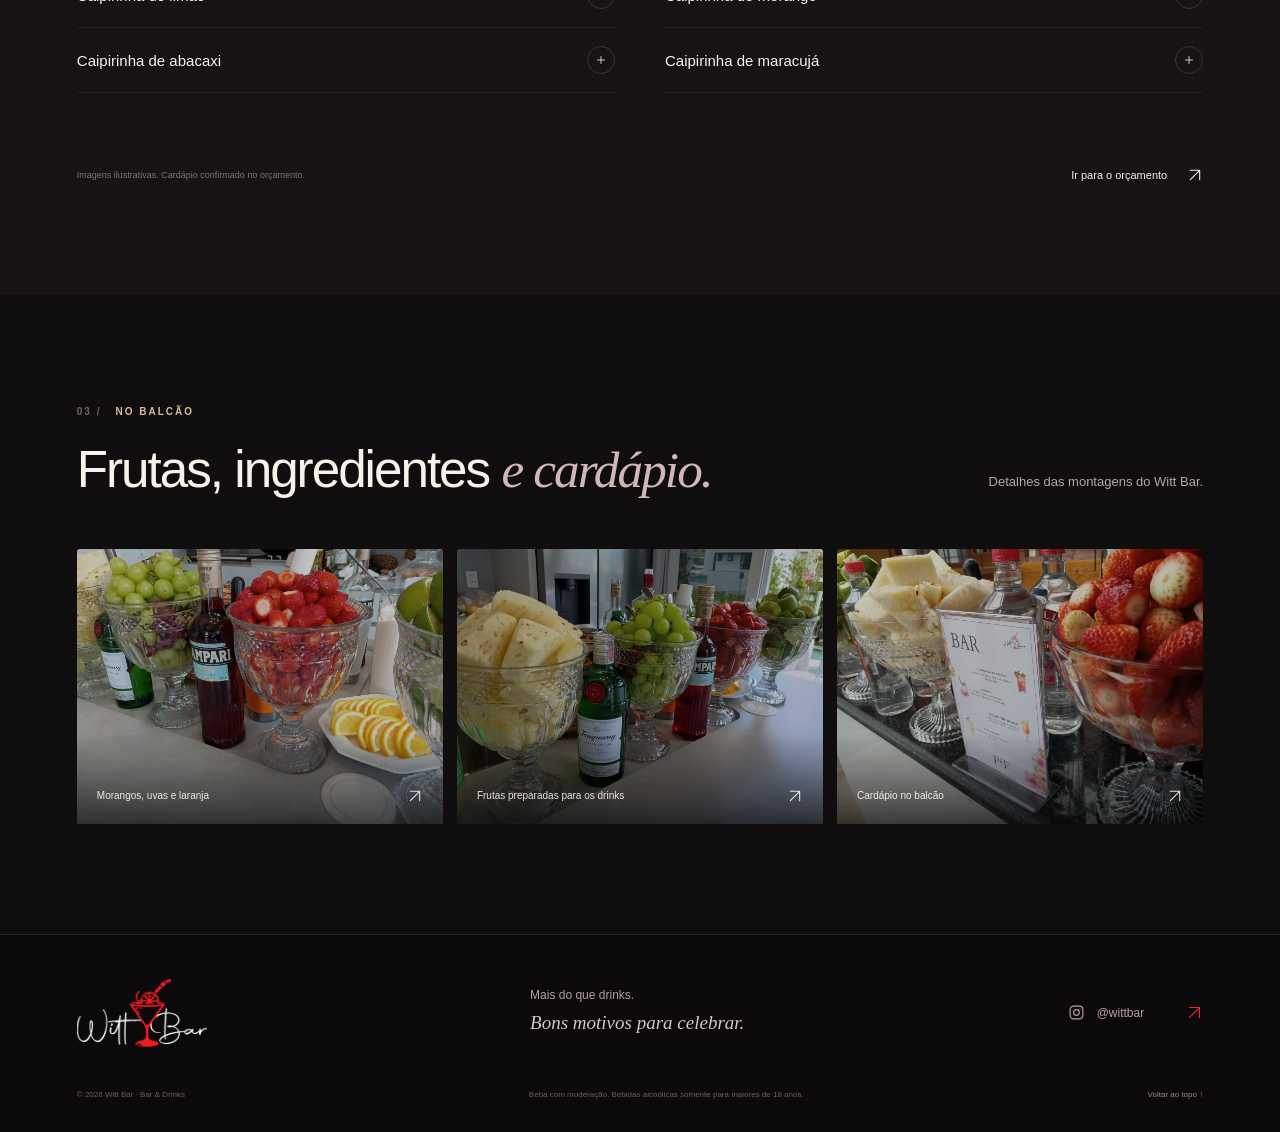
<file: produtos.html>
<!doctype html>
<html lang="pt-BR">
<head>
  <meta charset="UTF-8">
  <meta name="viewport" content="width=device-width, initial-scale=1">
  <meta name="theme-color" content="#100d0e">
  <title>Produtos e cardápio de drinks | Witt Bar</title>
  <meta name="description" content="Explore as caipirinhas, drinks especiais, batidas e opções sem álcool do Witt Bar e selecione seus favoritos.">
  <meta property="og:title" content="Produtos e cardápio de drinks | Witt Bar">
  <meta property="og:description" content="Explore as caipirinhas, drinks especiais, batidas e opções sem álcool do Witt Bar e selecione seus favoritos.">
  <meta property="og:type" content="website">
  <meta property="og:locale" content="pt_BR">
  <meta property="og:image" content="https://witt-bar.vercel.app/assets/fotos/drink-frutado.webp">
  <link rel="canonical" href="https://witt-bar.vercel.app/produtos.html">
  <link rel="icon" href="assets/favicon.svg" type="image/svg+xml">
  <link rel="preload" href="assets/cocktails.png" as="image">
  <link rel="stylesheet" href="styles.css">
  <link rel="stylesheet" href="areas.css">
  <script src="app.js" defer></script>
</head>
<body>
  <a class="skip-link" href="#principal">Pular para o conteúdo</a>
  <header class="header" id="topo">
    <div class="header-inner wrap">
      <a href="./" class="brand" aria-label="Witt Bar — início">
        <span class="brand-art"><img src="assets/witt-bar-logo.png" alt="" width="1448" height="2048"></span>
      </a>
      <nav class="nav" id="navigation" aria-label="Navegação principal">
        <a href="./">Início</a>
        <a href="festas.html">Festas</a>
        <a href="produtos.html" aria-current="page">Produtos</a>
        <a href="entregas.html">Entregas</a>
        <a href="clientes.html">Clientes</a>
      </nav>
      <a class="header-cta" href="festas.html#orcamento">Pedir orçamento <svg class="icon" aria-hidden="true"><use href="assets/icons.svg#i-arrow"/></svg></a>
      <button type="button" class="menu-toggle" aria-label="Abrir menu" aria-expanded="false" aria-controls="navigation"><span></span><span></span></button>
    </div>
  </header>
  <main id="principal">
    <section class="page-lead page-lead--produtos" aria-labelledby="page-title">
      <div class="wrap page-lead-grid">
        <div class="page-lead-copy">
          <div class="eyebrow"><span class="section-index">01 /</span> PRODUTOS · CARDÁPIO DE DRINKS</div>
          <h1 id="page-title">Qual vai ser<br><em>o seu drink?</em></h1>
          <p>Caipirinhas, clássicos, batidas e opções sem álcool para a sua festa.</p>
          <div class="page-actions">
            <a class="button button-red" href="#cardapio">Ver cardápio <svg class="icon" aria-hidden="true"><use href="assets/icons.svg#i-arrow"/></svg></a>
            <a class="text-link" href="entregas.html">Consultar entregas <svg class="icon" aria-hidden="true"><use href="assets/icons.svg#i-arrow"/></svg></a>
          </div>
        </div>
        <figure class="page-lead-photo">
          <img src="assets/fotos/drink-frutado.webp" alt="Drink rosado com gelo, morango e uma fatia de laranja" width="1080" height="1440" fetchpriority="high" decoding="async">
          <figcaption><span class="live-dot"></span> DRINK PREPARADO PELO WITT BAR</figcaption>
        </figure>
      </div>
    </section>

    <section class="drinks section-pad" id="cardapio" aria-labelledby="drinks-title">
      <div class="wrap">
        <div class="section-heading reveal"><div><div class="eyebrow"><span class="section-index">02 /</span> CARDÁPIO DO WITT</div><h2 id="drinks-title">Escolha <em>seus favoritos.</em></h2></div><p>Toque no <strong>+</strong> para incluir os drinks no orçamento da festa.</p></div>
        <div class="featured-drinks">
          <article class="featured-card feature-orange reveal from-left"><span class="drink-number">01 / O CLÁSSICO DO PÔR DO SOL</span><div class="featured-visual"><div class="drink-sprite sprite-orange"></div></div><div class="featured-info"><div><span class="drink-category">LEVE · CÍTRICO · VIBRANTE</span><h3>Aperol Spritz</h3></div><button type="button" class="round-button add-drink" data-drink="Aperol Spritz" aria-label="Selecionar Aperol Spritz para o orçamento" aria-pressed="false"><svg class="icon" aria-hidden="true"><use href="assets/icons.svg#i-plus"/></svg></button></div></article>
          <article class="featured-card feature-strawberry reveal"><span class="drink-number">02 / UM BRINDE BEM BRASILEIRO</span><div class="featured-visual"><div class="drink-sprite sprite-strawberry"></div></div><div class="featured-info"><div><span class="drink-category">FRUTADO · FRESCO · ENVOLVENTE</span><h3>Caipirinha de morango</h3></div><button type="button" class="round-button add-drink" data-drink="Caipirinha de morango" aria-label="Selecionar caipirinha de morango para o orçamento" aria-pressed="false"><svg class="icon" aria-hidden="true"><use href="assets/icons.svg#i-plus"/></svg></button></div></article>
          <article class="featured-card feature-lime reveal from-right"><span class="drink-number">03 / NUNCA SAI DE MODA</span><div class="featured-visual"><div class="drink-sprite sprite-lime"></div></div><div class="featured-info"><div><span class="drink-category">CÍTRICO · BRASILEIRO · REFRESCANTE</span><h3>Caipirinha de limão</h3></div><button type="button" class="round-button add-drink" data-drink="Caipirinha de limão" aria-label="Selecionar caipirinha de limão para o orçamento" aria-pressed="false"><svg class="icon" aria-hidden="true"><use href="assets/icons.svg#i-plus"/></svg></button></div></article>
        </div>
        <p class="swipe-hint">Arraste para descobrir os drinks <span>→</span></p>
        <div class="menu-catalog reveal">
          <div class="catalog-title"><h3>Explore o nosso cardápio</h3><p>Navegue pelas categorias.</p></div>
          <div class="menu-tabs" role="tablist" aria-label="Categorias de drinks"><button id="tab-caipirinhas" class="active" role="tab" aria-selected="true" aria-controls="menu-panel" data-category="caipirinhas">Caipirinhas <span>04</span></button><button id="tab-especiais" role="tab" aria-selected="false" aria-controls="menu-panel" data-category="especiais" tabindex="-1">Drinks especiais <span>06</span></button><button id="tab-batidas" role="tab" aria-selected="false" aria-controls="menu-panel" data-category="batidas" tabindex="-1">Batidas <span>01</span></button><button id="tab-sem-alcool" role="tab" aria-selected="false" aria-controls="menu-panel" data-category="sem-alcool" tabindex="-1">Sem álcool <span>03</span></button></div>
          <div id="menu-panel" class="menu-panel" role="tabpanel" aria-labelledby="tab-caipirinhas" tabindex="0"><div class="menu-list" id="menu-list"></div></div>
          <noscript><p>Caipirinhas: limão, morango, abacaxi e maracujá. Especiais: Piña Colada, Negroni, Gin Tônica, Gin com energético, Moscow Mule e Aperol Spritz. Batida de frutas com leite condensado. Sem álcool: Tropical, Morango e Abacaxi com hortelã.</p></noscript>
          <div class="menu-note"><p>Imagens ilustrativas. Cardápio confirmado no orçamento.</p><a href="festas.html#pedido-orcamento" class="text-link">Ir para o orçamento <span class="selection-count" hidden>0</span><svg class="icon" aria-hidden="true"><use href="assets/icons.svg#i-arrow"/></svg></a></div>
        </div>
      </div>
    </section>

    <section class="section-pad page-gallery" aria-labelledby="product-photos-title">
      <div class="wrap">
        <div class="section-heading">
          <div>
            <div class="eyebrow"><span class="section-index">03 /</span> NO BALCÃO</div>
            <h2 id="product-photos-title">Frutas, ingredientes <em>e cardápio.</em></h2>
          </div>
          <p>Detalhes das montagens do Witt Bar.</p>
        </div>
        <div class="photo-collection photo-grid--three">
          <button type="button" class="gallery-photo" data-image="assets/fotos/ingredientes-do-bar.webp" data-caption="Morangos, uvas e laranja" aria-label="Ampliar foto: Morangos, uvas e laranja">
            <img src="assets/fotos/ingredientes-do-bar.webp" alt="Detalhe de taças de morangos e uvas com laranjas fatiadas" width="1440" height="1080" loading="lazy" decoding="async">
            <span>Morangos, uvas e laranja <svg class="icon" aria-hidden="true"><use href="assets/icons.svg#i-arrow"/></svg></span>
          </button>
          <button type="button" class="gallery-photo" data-image="assets/fotos/frutas-no-balcao.webp" data-caption="Frutas preparadas para os drinks" aria-label="Ampliar foto: Frutas preparadas para os drinks">
            <img src="assets/fotos/frutas-no-balcao.webp" alt="Taças com abacaxi, uva, morango e limão no balcão" width="1440" height="1080" loading="lazy" decoding="async">
            <span>Frutas preparadas para os drinks <svg class="icon" aria-hidden="true"><use href="assets/icons.svg#i-arrow"/></svg></span>
          </button>
          <button type="button" class="gallery-photo" data-image="assets/fotos/menu-do-bar.webp" data-caption="Cardápio no balcão" aria-label="Ampliar foto: Cardápio no balcão">
            <img src="assets/fotos/menu-do-bar.webp" alt="Cardápio de drinks entre taças de abacaxi e morango" width="1440" height="1080" loading="lazy" decoding="async">
            <span>Cardápio no balcão <svg class="icon" aria-hidden="true"><use href="assets/icons.svg#i-arrow"/></svg></span>
          </button>
        </div>
      </div>
    </section>
  </main>

  <footer><div class="footer-top wrap"><a href="./" class="brand" aria-label="Voltar ao início"><span class="brand-art"><img src="assets/witt-bar-logo.png" alt="Witt Bar" loading="lazy" width="1448" height="2048"></span></a><p>Mais do que drinks.<br><em>Bons motivos para celebrar.</em></p><a href="https://www.instagram.com/wittbar/" class="footer-social" target="_blank" rel="noopener noreferrer"><svg class="icon" aria-hidden="true"><use href="assets/icons.svg#i-instagram"/></svg> @wittbar <svg class="icon" aria-hidden="true"><use href="assets/icons.svg#i-arrow"/></svg></a></div><div class="footer-bottom wrap"><span>© <span id="year">2026</span> Witt Bar · Bar & Drinks</span><span>Beba com moderação. Bebidas alcoólicas somente para maiores de 18 anos.</span><a href="#topo">Voltar ao topo ↑</a></div></footer>
  <a class="floating-whatsapp whatsapp-link" href="https://wa.me/5548998292684?text=Ol%C3%A1%21%20Quero%20o%20Witt%20Bar%20na%20minha%20festa.%20Podemos%20conversar%3F" target="_blank" rel="noopener noreferrer" aria-label="Conversar sobre sua festa no WhatsApp"><span>Vamos brindar?</span><svg class="icon" aria-hidden="true"><use href="assets/icons.svg#i-wa"/></svg></a>
  <div class="toast" role="status" aria-live="polite"></div>
  <dialog id="gallery-dialog" aria-labelledby="gallery-dialog-caption">
    <button type="button" class="dialog-close" aria-label="Fechar foto" autofocus><svg class="icon" aria-hidden="true"><use href="assets/icons.svg#i-close"/></svg></button>
    <img id="gallery-dialog-image" src="assets/favicon.svg" loading="lazy" alt="">
    <div class="dialog-caption">
      <p id="gallery-dialog-caption"></p>
      <div class="dialog-actions">
        <a id="gallery-dialog-source" target="_blank" rel="noopener noreferrer" hidden>Ver no Instagram ↗</a>
        <div class="dialog-paging" aria-label="Navegar pelas fotos" hidden>
          <button type="button" data-photo-step="-1" aria-label="Foto anterior"><svg class="icon" aria-hidden="true"><use href="assets/icons.svg#i-left"/></svg></button>
          <span class="dialog-count" aria-live="polite"></span>
          <button type="button" data-photo-step="1" aria-label="Próxima foto"><svg class="icon" aria-hidden="true"><use href="assets/icons.svg#i-right"/></svg></button>
        </div>
      </div>
    </div>
  </dialog>
</body>
</html>
</file>
<file: styles.css>
@charset "UTF-8";
:root{--bg:#100d0e;--panel:#191416;--text:#f7f1e9;--muted:#b3a8a8;--red:#f1263c;--line:#ffffff1a;--warm:#d9bd9a;--serif:Georgia,'Times New Roman',serif;--sans:Arial,Helvetica,sans-serif;--pad:clamp(24px,6vw,96px)}
*{box-sizing:border-box}html{scroll-behavior:smooth;scroll-padding-top:104px}body{margin:0;background:var(--bg);color:var(--text);font-family:var(--sans);font-size:16px;-webkit-font-smoothing:antialiased;overflow-x:hidden}body.modal-open{overflow:hidden}a{color:inherit;text-decoration:none}button,input,select,textarea{font:inherit}button,a,input,select,textarea{-webkit-tap-highlight-color:transparent}button{cursor:pointer}button{color:inherit}img{max-width:100%;display:block}button:disabled{cursor:default}button,a{touch-action:manipulation}::selection{background:var(--red);color:#fff}:focus-visible{outline:2px solid var(--warm);outline-offset:5px}.wrap{max-width:1440px;padding-left:var(--pad);padding-right:var(--pad);margin:auto}.icon{display:inline-block;width:22px;height:22px;fill:none;stroke:currentColor;stroke-width:1.6;stroke-linecap:round;stroke-linejoin:round;flex-shrink:0;vertical-align:middle}.icon-library{position:absolute;width:0;height:0;overflow:hidden}.skip-link{position:fixed;top:-100px;left:24px;z-index:100;background:var(--red);padding:14px 24px}.skip-link:focus{top:10px}.header{height:104px;border-bottom:1px solid #ffffff0c;background:#100d0ee8;backdrop-filter:blur(20px);position:relative;z-index:20}.header-inner{height:100%;display:flex;align-items:center;justify-content:space-between;gap:30px}.brand{display:block;flex-shrink:0}.brand-art{display:block;position:relative;width:139px;aspect-ratio:1154/604;overflow:hidden}.brand-art img{position:absolute;width:125.477%;max-width:none;height:auto;left:-16.4645%;top:-109.437%}.nav{display:flex;gap:32px;margin-left:auto;margin-right:32px}.nav a{font-size:13px;color:#c7bfc0;position:relative;transition:color .2s}.nav a:after{content:'';height:1px;width:0;position:absolute;bottom:-7px;left:0;background:var(--red);transition:width .2s}.nav a:hover{color:#fff}.nav a:hover:after{width:100%}.header-cta{font-size:12px;font-weight:600;border:1px solid #ffffff36;padding:14px 20px;border-radius:4px;display:flex;gap:25px;align-items:center;transition:border-color .2s,background .2s}.header-cta .icon{width:16px;height:16px}.header-cta:hover{background:var(--red);border-color:var(--red)}.menu-toggle{display:none}.hero{position:relative;overflow:hidden;background:radial-gradient(ellipse at 94% 35%,#4f132718,transparent 55%)}.hero-grid{min-height:670px;display:grid;grid-template-columns:1.02fr 1fr;align-items:center;position:relative}.hero-copy{z-index:3;padding:60px 0 48px;position:relative}.eyebrow{display:flex;align-items:center;gap:12px;font-size:10px;letter-spacing:2px;font-weight:600;line-height:1.6;color:var(--warm)}.live-dot{width:6px;height:6px;display:inline-block;border-radius:100%;background:var(--red);box-shadow:0 0 14px #ff253e70;flex-shrink:0}.hero-eyebrow{color:#d8c9c9;margin-bottom:30px}.hero h1{font-size:clamp(58px,6.3vw,92px);letter-spacing:-4.7px;line-height:1.015;font-weight:500;margin:0 0 27px;white-space:nowrap}.hero h1 em{font-family:var(--serif);color:var(--red);font-weight:400;letter-spacing:-4px}.mobile-break{display:none}.hero-description{font-size:15px;line-height:1.85;color:var(--muted);margin:0 0 31px}.hero-actions{display:flex;align-items:center;gap:25px;white-space:nowrap}.button{display:inline-flex;align-items:center;justify-content:space-between;gap:24px;padding:19px 23px;font-size:12px;line-height:1.5;font-weight:600;border:0;border-radius:4px;transition:transform .2s,background .2s,box-shadow .2s}.button .icon{width:18px;height:18px}.button-red{background:var(--red);color:#fff}.button-red:hover{background:#dc1e34;box-shadow:0 7px 30px #f1263c20;transform:translateY(-2px)}.text-link{display:inline-flex;align-items:center;gap:20px;font-size:12px;font-weight:500}.text-link:hover{color:var(--red)}.text-link>span:not(.selection-count){font-size:18px;font-weight:400}.hero-footnote{margin-top:26px;color:#81787b;font-size:11px;display:flex;align-items:center;gap:9px}.hero-footnote .icon{width:15px;height:15px}.hero-art{position:relative;width:100%;height:630px;isolation:isolate;margin-right:-20px}.hero-halo{position:absolute;inset:16% -15% 0 -5%;background:radial-gradient(ellipse,#7d182d80,transparent 65%);filter:blur(20px);z-index:-2}.orbit{position:absolute;border:1px solid #d3919b14;border-radius:50%;width:520px;height:520px;left:30px;top:65px;z-index:-1}.orbit-two{width:425px;height:425px;left:77px;top:111px;border-style:dashed;border-color:#d3919b12}.art-word{position:absolute;top:195px;left:-15px;font-size:178px;line-height:1;color:transparent;-webkit-text-stroke:1px #e8cdce12;font-weight:700;letter-spacing:3px;z-index:-1}.drink-sprite{width:100%;height:100%;background-image:url('assets/cocktails.png');background-size:300% 100%;background-repeat:no-repeat;filter:drop-shadow(0 24px 18px #0008)}.sprite-orange{background-position:0 0}.sprite-strawberry{background-position:50% 0}.sprite-lime{background-position:100% 0}.drink-enter{position:absolute;will-change:transform,opacity;animation:drink-entrance 1.7s cubic-bezier(.16,1,.3,1) both}.drink-float{width:100%;height:100%;will-change:transform}.enter-orange{width:229px;height:343px;left:-17px;top:160px;z-index:1;--enter-x:-180px;--enter-r:-18deg;animation-delay:.12s;transform:rotate(-12deg)}.float-orange{animation:float-orange 8s ease-in-out 1.8s infinite}.enter-lime{width:225px;height:337px;right:-34px;top:243px;z-index:1;--enter-x:240px;--enter-r:19deg;animation-delay:.5s}.float-lime{animation:float-lime 7s ease-in-out 2s infinite}.enter-strawberry{width:295px;height:443px;left:152px;top:109px;z-index:3;--enter-x:120px;--enter-r:12deg;animation-delay:.3s}.float-strawberry{animation:float-strawberry 8s ease-in-out 2s infinite}.art-note{position:absolute;top:48px;right:25px;font-size:12px;color:#a48e94;line-height:1.8;transform:rotate(8deg);z-index:4}.art-note em{font-family:var(--serif);font-size:25px;color:#e2cfcd;letter-spacing:-1px}.art-star{position:absolute;color:var(--red);z-index:4}.star-one{font-size:48px;top:68px;left:101px;animation:star-turn 24s linear infinite}.star-two{font-size:33px;top:367px;left:30px;color:#d9bd9a}.art-badge{display:flex;align-items:center;gap:11px;position:absolute;left:45px;bottom:12px;transform:rotate(-5deg);border:1px solid #b39e9e38;background:#1b1217eb;padding:16px 21px;z-index:5;box-shadow:0 10px 30px #0003;backdrop-filter:blur(10px)}.art-badge .icon{width:31px;height:31px;color:var(--red)}.art-badge span{font-size:8px;line-height:1.8;letter-spacing:1.6px;color:#b5a2a8}.art-badge strong{font-size:8px;color:var(--text);font-weight:500}.hero-bottom{position:relative;display:flex;justify-content:space-between;align-items:center;padding-top:18px;padding-bottom:24px;gap:24px;color:#71656b;font-size:9px;letter-spacing:1.8px}.hero-bottom>a{color:#cbb9bf;position:absolute;left:50%;transform:translateX(-50%);border:1px solid #ffffff20;border-radius:50%;padding:10px}.hero-bottom>a .icon{width:17px;height:17px}.motion-toggle{display:flex;gap:9px;align-items:center;border:0;background:transparent;color:#a3949b;padding:8px 0;font-size:10px;letter-spacing:0}.motion-mark{font-size:12px}.marquee{padding:24px 0;background:#181214;border-top:1px solid var(--line);border-bottom:1px solid var(--line);overflow:hidden}.marquee-track{display:flex;width:max-content;animation:marquee 35s linear infinite}.marquee-track>span{font-size:15px;font-weight:500;letter-spacing:3px;white-space:nowrap;display:flex;align-items:center;gap:38px;padding-right:38px;color:#c9bcbc}.marquee b{font-size:25px;font-weight:400;color:var(--red)}.section-pad{padding-top:110px;padding-bottom:110px}.experience-grid{display:grid;grid-template-columns:1.04fr 1fr;gap:110px;align-items:center}.experience-images{height:590px;position:relative;padding:20px 70px 66px 0}.experience-main{margin:0;width:100%;height:100%;position:relative}.experience-main img{width:100%;height:100%;object-fit:cover;filter:brightness(.8) saturate(.85);border-radius:2px}.experience-main:after{content:'';position:absolute;inset:50% 0 0;background:linear-gradient(transparent,#000b)}.experience-main figcaption{position:absolute;left:25px;bottom:22px;font-size:9px;letter-spacing:1.7px;z-index:1;display:flex;gap:10px;align-items:center}.photo-outline{position:absolute;border:1px solid #8a535d70;width:75%;height:80%;left:16px;top:0}.experience-small{position:absolute;width:56%;height:245px;right:-20px;bottom:10px;margin:0;border:8px solid var(--bg);box-shadow:0 20px 30px #0004;transform:rotate(5deg)}.experience-small img{height:100%;width:100%;object-fit:cover;filter:brightness(.82) saturate(.9)}.photo-credit{position:absolute;bottom:3px;left:0;display:flex;align-items:center;gap:9px;font-size:9px;color:var(--muted)}.photo-credit .icon{width:14px;height:14px}.photo-credit>span{color:var(--red)}.section-index{color:#725f63;margin-right:2px}h2{font-size:clamp(38px,4vw,58px);line-height:1.13;letter-spacing:-2px;font-weight:500;margin:21px 0 25px}h2 em{font-family:var(--serif);font-weight:400;color:#d1b8b7;letter-spacing:-1.9px}.section-description{font-size:14px;line-height:1.9;color:var(--muted);margin:0 0 25px;max-width:430px}.experience-item{display:flex;gap:22px;padding:18px 0;border-top:1px solid var(--line)}.experience-item>span{color:var(--red);font-size:10px;padding-top:5px}.experience-item h3{font-size:13px;margin:0 0 7px;font-weight:500}.experience-item p{font-size:11px;line-height:1.8;color:#96888e;margin:0;max-width:340px}.underlined{margin-top:18px;border-bottom:1px solid #bba4ab50;padding-bottom:8px;gap:40px}.underlined .icon{width:15px;height:15px}.drinks{background:linear-gradient(#181214,#171214);border-top:1px solid #ffffff07;border-bottom:1px solid #ffffff08}.section-heading{display:flex;justify-content:space-between;gap:30px;align-items:end;margin-bottom:50px}.section-heading h2{margin-bottom:0}.section-heading>p{font-size:13px;line-height:1.8;color:var(--muted);margin:0 0 6px}.featured-drinks{display:grid;grid-template-columns:repeat(3,1fr);gap:20px}.featured-card{position:relative;padding:24px 23px 26px;border:1px solid #ffffff10;border-radius:4px;overflow:hidden;background:#1c1517;transition:border-color .3s}.featured-card:hover{border-color:#b8888d60}.drink-number{font-size:8px;letter-spacing:1.4px;color:#9e878c;position:relative;z-index:2}.featured-visual{height:310px;position:relative;display:flex;justify-content:center;align-items:center}.featured-visual:before{content:'';position:absolute;inset:30px 0;background:radial-gradient(ellipse,#80431860,transparent 65%)}.featured-visual .drink-sprite{width:185px;height:277.5px;transition:transform .6s cubic-bezier(.16,1,.3,1)}.featured-card:hover .drink-sprite{transform:translateY(-9px) rotate(-4deg)}.feature-strawberry .featured-visual:before{background:radial-gradient(ellipse,#7c20365c,transparent 66%)}.feature-lime .featured-visual:before{background:radial-gradient(ellipse,#435a2c42,transparent 66%)}.featured-info{position:relative;display:flex;align-items:center;justify-content:space-between;gap:8px}.drink-category{font-size:7px;letter-spacing:1.4px;color:#a68b91}.featured-info h3{font-family:var(--serif);font-size:23px;font-weight:400;letter-spacing:-.8px;margin:9px 0 0}.round-button{border:1px solid #baa2a338;background:transparent;border-radius:50%;width:35px;height:35px;flex-shrink:0;display:grid;place-content:center;transition:background .2s,border-color .2s}.round-button .icon{width:15px;height:15px}.round-button:hover,.add-drink[aria-pressed=true]{background:var(--red);border-color:var(--red)}.menu-catalog{margin-top:50px}.catalog-title{display:flex;justify-content:space-between;gap:24px;align-items:center;margin-bottom:24px}.catalog-title h3{font-size:16px;font-weight:500;margin:0}.catalog-title p{font-size:10px;color:#98868d;margin:0}.catalog-title p>span{color:var(--red);font-size:15px}.menu-tabs{display:flex;gap:30px;border-bottom:1px solid var(--line);overflow:auto}.menu-tabs button{border:0;background:transparent;padding:15px 0 20px;color:#a08e94;white-space:nowrap;position:relative;font-size:12px;display:flex;gap:12px;align-items:center}.menu-tabs button span{font-size:8px;color:#80646c}.menu-tabs button.active{color:var(--text)}.menu-tabs button.active:after{content:'';position:absolute;left:0;right:0;bottom:0;height:2px;background:var(--red)}.menu-panel{min-height:176px}.menu-list{display:grid;grid-template-columns:1fr 1fr;column-gap:50px}.menu-item{display:flex;align-items:center;justify-content:space-between;border-bottom:1px solid #ffffff0d;padding:18px 0;gap:16px}.menu-item h4{margin:0;font-size:12px;font-weight:400}.menu-item .round-button{width:28px;height:28px}.menu-item .round-button .icon{width:12px;height:12px}.menu-note{display:flex;align-items:center;justify-content:space-between;gap:30px;margin-top:28px}.menu-note p{font-size:9px;line-height:1.8;color:#807078;max-width:490px;margin:0}.menu-note .text-link{white-space:nowrap;font-size:11px}.menu-note .icon{width:16px;height:16px}.selection-count{background:var(--red);color:white;padding:3px 6px;border-radius:20px;font-size:9px}.occasions{text-align:center;background:radial-gradient(ellipse at 50% 0,#49162326,transparent 70%);padding-top:95px;padding-bottom:90px}.occasions .eyebrow{justify-content:center}.occasions h2{font-size:clamp(36px,3.3vw,48px);margin-bottom:58px}.occasion-grid{display:grid;grid-template-columns:repeat(4,1fr);text-align:left}.occasion-grid>a{position:relative;display:block;border-left:1px solid var(--line);padding:0 25px 15px;transition:background .3s}.occasion-grid>a:first-child{border-left:0}.occasion-symbol{display:block;font-family:var(--serif);font-size:41px;line-height:1;height:52px;color:var(--red);margin-bottom:19px}.rings{letter-spacing:-17px;font-size:47px;line-height:.8}.occasion-grid .icon.occasion-symbol{width:39px;height:45px;stroke-width:.8}.occasion-grid h3{font-size:13px;font-weight:500;margin:0 0 12px}.occasion-grid p{color:#8e7e85;font-size:10px;line-height:1.8;margin:0}.occasion-arrow{position:absolute;top:6px;right:23px;font-size:21px;color:#66515a;transition:color .2s,transform .2s}.occasion-grid>a:hover .occasion-arrow{color:var(--red);transform:translate(3px,-3px)}.gallery{border-top:1px solid var(--line);padding-top:95px}.instagram-link{display:flex;align-items:center;gap:10px;font-size:10px;margin-bottom:8px;color:#c1aeb4;white-space:nowrap}.instagram-link>.icon{width:16px;height:16px}.instagram-link>.icon:last-child{color:var(--red);margin-left:20px}.gallery-grid{display:grid;grid-template-columns:1fr 1fr 1.1fr;grid-template-rows:240px 210px;gap:15px}.gallery-photo{position:relative;overflow:hidden;padding:0;display:block;border:0;background:var(--panel);border-radius:3px;text-align:left}.gallery-photo img{height:100%;width:100%;object-fit:cover;filter:brightness(.76) saturate(.85);transition:filter .5s,transform .7s}.gallery-photo:hover img{transform:scale(1.05);filter:brightness(.95) saturate(1)}.gallery-photo>span{position:absolute;bottom:0;left:0;right:0;font-size:10px;font-weight:400;display:flex;align-items:center;justify-content:space-between;padding:55px 20px 20px;background:linear-gradient(transparent,#000b);color:#f7f1e9;opacity:.9}.gallery-photo .icon{width:16px;height:16px}.gallery-tall{grid-row:span 2}.gallery-wide{grid-column:span 2}.gallery-wide img{object-position:center 43%}.gallery-caption{font-size:9px;color:#7e6e76;line-height:1.8;margin:18px 0 0}.booking{background:radial-gradient(ellipse at 0 45%,#51182730,transparent 65%),#191214;position:relative;border-block:1px solid #ffffff0c}.booking-grid{display:grid;grid-template-columns:1fr 1.05fr;gap:110px;align-items:start}.booking-copy{padding-top:13px}.booking h2{font-size:clamp(48px,5.1vw,73px);line-height:1.05;letter-spacing:-3px;margin:32px 0 30px}.booking h2 em{color:var(--red);letter-spacing:-3.4px}.booking-copy .section-description{max-width:340px;font-size:13px}.booking-contact{display:flex;gap:13px;align-items:center;max-width:335px;border-top:1px solid var(--line);padding-top:24px}.booking-contact>.icon:first-child{color:var(--red);width:26px;height:26px}.booking-contact>span{color:#9a818b;font-size:10px;display:block}.booking-contact strong{display:block;color:var(--text);font-size:17px;font-weight:400;margin-top:7px;letter-spacing:.5px}.booking-contact>.icon:last-child{margin-left:auto;width:17px;height:17px;color:#bd9ea6}.booking-form-wrap{border:1px solid #ffffff13;background:#21191d;border-radius:6px;padding:30px;box-shadow:0 20px 70px #0002}.form-intro{display:flex;gap:15px;align-items:center;padding-bottom:25px;border-bottom:1px solid var(--line);margin-bottom:26px}.form-intro>.icon{width:31px;height:31px;color:var(--red)}.form-intro h3{font-size:17px;font-weight:500;margin:0 0 7px;letter-spacing:-.3px}.form-intro p{font-size:10px;color:#98808b;margin:0}.field{display:flex;flex-direction:column;gap:9px;margin-bottom:21px;min-width:0}.field>label{font-size:10px;color:#c3b1b9;line-height:1.6}.field>label>span{color:#87727d;font-size:9px}.field input,.field select,.field textarea{width:100%;border:1px solid #ffffff1a;border-radius:3px;padding:13px 12px;background:#191317;color:var(--text);font-size:12px;min-width:0;transition:border-color .2s;color-scheme:dark}.field input:focus,.field select:focus,.field textarea:focus{outline:0;border-color:#d45567}.field input::placeholder,.field textarea::placeholder{color:#75616d;opacity:1}.field input:disabled{opacity:.35}.field textarea{resize:vertical;min-height:72px}.form-row{display:grid;grid-template-columns:1fr 1fr;gap:18px}.checkbox-label{display:flex!important;align-items:center;gap:6px;color:#99818d!important;font-size:9px!important;cursor:pointer}.checkbox-label input{appearance:auto;accent-color:var(--red);width:12px;height:12px;padding:0;margin:0}.selected-drinks-box{margin:0 0 24px;padding:17px 0;border-top:1px solid var(--line);border-bottom:1px solid var(--line)}.selected-label{display:flex;justify-content:space-between;font-size:10px;color:#c3b1b9}.selected-label>a{font-size:9px;color:#c48b98;display:flex;gap:9px}.selected-drinks-box>p{font-size:10px;line-height:1.7;color:#87707c;margin:11px 0 0}#selected-drinks{display:flex;gap:7px;flex-wrap:wrap}#selected-drinks:not(:empty){margin-top:13px}.selected-chip{display:flex;gap:9px;align-items:center;padding:7px 9px;background:#44232e;color:#dcb4bf;border:1px solid #91515d50;border-radius:3px;font-size:9px;text-align:left}.selected-chip .icon{width:10px;height:10px}.form-submit{width:100%;padding:17px 19px}.form-note{font-size:9px;line-height:1.7;color:#88707c;text-align:center;margin:13px auto 0;max-width:300px}.quote-ready{padding:13px 0 0}.ready-icon{display:grid;place-content:center;width:40px;height:40px;border:1px solid #cf536a;border-radius:50%;color:#f89caf;margin-bottom:20px}.quote-ready h3{font-family:var(--serif);font-weight:400;font-size:28px;letter-spacing:-.7px;margin:0 0 10px}.quote-ready>p{font-size:12px;color:#a68e99;line-height:1.8}.quote-ready pre{white-space:pre-wrap;font:11px/1.9 var(--sans);color:#c6b5bc;background:#181115;border:1px solid var(--line);padding:18px;margin:22px 0;overflow-wrap:anywhere}.quote-ready>.button{display:flex;gap:12px;font-size:11px}.edit-quote{background:transparent;border:0;color:#bd9aa6;font-size:11px;padding:22px 0 0}.faq-grid{display:grid;grid-template-columns:1fr 1.3fr;gap:110px}.faq h2{font-size:48px}.faq details{border-bottom:1px solid var(--line);padding:23px 0}.faq details:first-child{border-top:1px solid var(--line)}.faq summary{list-style:none;cursor:pointer;display:flex;align-items:center;justify-content:space-between;gap:20px;font-size:13px;line-height:1.7}.faq summary::-webkit-details-marker{display:none}.faq summary>span{font-size:22px;font-weight:300;color:#ad7f8c}.faq details[open] summary>span{transform:rotate(45deg)}.faq details p{font-size:12px;line-height:1.9;color:#9a848f;max-width:500px;padding-right:30px;margin:15px 0 0}footer{padding-top:28px;padding-bottom:29px;background:#0b090a;border-top:1px solid var(--line)}.footer-top{display:flex;align-items:center;justify-content:space-between;gap:30px;padding-bottom:36px;padding-top:10px}.footer-top .brand-art{width:130px}.footer-top>p{color:#b49fa9;font-size:12px;line-height:1.8}.footer-top>p em{font-family:var(--serif);font-size:19px;color:#d6c4cc}.footer-social{display:flex;align-items:center;gap:12px;color:#ba9faa;font-size:12px}.footer-social .icon{width:17px;height:17px}.footer-social .icon:last-child{margin-left:30px;color:var(--red)}.footer-bottom{display:flex;justify-content:space-between;align-items:center;gap:25px;font-size:8px;color:#705c69;line-height:1.8}.footer-bottom a{color:#a18495}.floating-whatsapp{position:fixed;right:27px;bottom:25px;z-index:25;display:flex;align-items:center;gap:13px}.floating-whatsapp>.icon{width:51px;height:51px;padding:13px;border-radius:50%;background:var(--red);color:#fff;stroke-width:1.8;box-shadow:0 5px 25px #0008;transition:transform .2s}.floating-whatsapp:hover>.icon{transform:translateY(-4px)}.floating-whatsapp>span{background:#251a21e6;backdrop-filter:blur(10px);border:1px solid #ffffff1a;border-radius:4px;padding:10px 12px;color:#d5bdc9;font-size:10px;opacity:0;transform:translateX(8px);transition:transform .2s,opacity .2s}.floating-whatsapp:hover>span{opacity:1;transform:translateX(0)}.toast{position:fixed;left:50%;bottom:25px;transform:translate(-50%,15px);z-index:30;background:#f7f1e9;color:#28121b;border-radius:4px;box-shadow:0 8px 30px #0008;padding:14px 22px;font-size:12px;max-width:calc(100vw - 150px);opacity:0;pointer-events:none;transition:transform .3s,opacity .3s}.toast.visible{opacity:1;transform:translate(-50%,0)}dialog{border:1px solid #ffffff26;border-radius:5px;background:#191216;color:var(--text);padding:0;width:min(760px,90vw);max-height:92vh;overflow:visible}dialog::backdrop{background:#080508e8;backdrop-filter:blur(10px)}#gallery-dialog-image{width:100%;max-height:73vh;object-fit:contain;background:#0d090c} .dialog-close{position:absolute;right:12px;top:12px;width:35px;height:35px;border:1px solid #ffffff2e;border-radius:50%;background:#130b11bb;display:grid;place-content:center;z-index:1}.dialog-close .icon{width:17px;height:17px}.dialog-caption{padding:20px 23px;display:flex;align-items:center;justify-content:space-between;gap:20px;font-size:11px}.dialog-caption p{margin:0;line-height:1.6;color:#c6b1bc}.dialog-caption a{white-space:nowrap;font-size:10px;color:#dba3b3}.js .reveal{opacity:0;transform:translateY(35px);transition:opacity .85s ease,transform 1s cubic-bezier(.16,1,.3,1)}.js .reveal.from-left{transform:translateX(-45px)}.js .reveal.from-right{transform:translateX(45px)}.js .reveal.is-visible{opacity:1;transform:translate(0)}.motion-paused *,.motion-paused *:before,.motion-paused *:after{animation-play-state:paused!important}.motion-paused .drink-enter{animation:none!important;opacity:1!important;transform:none!important}.motion-paused .reveal{opacity:1!important;transform:none!important;transition:none!important}[hidden]{display:none!important}
@keyframes drink-entrance{0%{opacity:0;transform:translate(var(--enter-x),70px) rotate(var(--enter-r))}100%{opacity:1;transform:translate(0) rotate(0)}}
@keyframes float-orange{0%,100%{transform:translateY(0) rotate(-12deg)}50%{transform:translateY(-15px) rotate(-9deg)}}
@keyframes float-lime{0%,100%{transform:translateY(0) rotate(12deg)}50%{transform:translateY(-13px) rotate(9deg)}}
@keyframes float-strawberry{0%,100%{transform:translateY(0) rotate(-3deg)}50%{transform:translateY(-17px) rotate(1deg)}}
@keyframes star-turn{to{transform:rotate(360deg)}}@keyframes marquee{to{transform:translateX(-50%)}}
@media(min-width:1441px){.hero h1{font-size:92px}.hero-art{transform:translateX(10px)}}
@media(max-width:1150px){:root{--pad:48px}.hero h1{font-size:72px;letter-spacing:-4px}.hero h1 em{letter-spacing:-4px}.hero-actions{align-items:flex-start;flex-direction:column;gap:19px}.hero-art{transform:scale(.9);transform-origin:20% 50%;width:calc(100% + 50px)}.hero-grid{min-height:690px}.experience-grid{gap:65px}.experience-images{height:550px;padding-right:35px}.experience-small{right:-12px;width:58%;height:220px}.booking-grid,.faq-grid{gap:65px}.nav{gap:22px;margin-right:0}.header-cta{gap:15px}.featured-info h3{font-size:20px}.featured-card{padding-left:17px;padding-right:17px}.featured-visual{height:285px}.featured-visual .drink-sprite{width:170px;height:255px}.drink-number{font-size:7px}.drink-category{font-size:6.5px}.gallery-grid{grid-template-rows:210px 180px}.booking-form-wrap{padding:25px}.catalog-title p{max-width:230px;line-height:1.7;text-align:right}}
@media(max-width:900px){:root{--pad:32px}.header{height:90px}.brand-art{width:122px}.nav{gap:22px}.nav a{font-size:11px}.header-cta{padding:13px 15px;font-size:10px;gap:15px}.header-inner{gap:20px}.hero h1{font-size:63px;letter-spacing:-3.5px}.hero h1 em{letter-spacing:-3.5px}.hero-description{font-size:13px}.hero-art{transform:scale(.77);transform-origin:0 50%;width:510px}.hero-copy{padding-top:65px}.hero-grid{min-height:640px;grid-template-columns:1fr .95fr}.hero-eyebrow{font-size:9px;margin-bottom:27px}.hero-footnote{font-size:9px}.hero-bottom{font-size:7px;letter-spacing:1px}.section-pad{padding-top:85px;padding-bottom:85px}.experience-grid{gap:45px}.experience-images{height:510px;padding-right:30px}.experience-small{height:185px}.experience-main figcaption{font-size:7px;left:14px}.experience-copy h2{font-size:42px}.experience-item{gap:15px}.experience-item h3{font-size:12px}.experience-item p{font-size:10px}.section-description{font-size:12px}.eyebrow{font-size:8px;letter-spacing:1.5px}.featured-drinks{gap:12px}.featured-card{padding:17px 13px 22px}.featured-visual{height:250px}.featured-visual .drink-sprite{width:150px;height:225px}.featured-info h3{font-size:19px;line-height:1.2}.featured-info{gap:6px}.featured-info .round-button{width:29px;height:29px}.drink-number{font-size:6px;letter-spacing:1px}.drink-category{font-size:5.5px;letter-spacing:1px}.occasion-grid>a{padding:0 15px 15px}.occasion-grid h3{font-size:12px}.occasion-grid p{font-size:9px}.occasion-arrow{right:15px}.booking-grid{gap:45px;grid-template-columns:.9fr 1.1fr}.booking h2{font-size:57px}.booking-form-wrap{padding:22px}.form-row{gap:13px}.form-intro h3{font-size:15px}.field>label{font-size:9px}.field input,.field select,.field textarea{font-size:11px;padding:12px 10px}.form-submit{font-size:11px;gap:15px}.faq-grid{gap:45px;grid-template-columns:.8fr 1.2fr}.footer-bottom{font-size:7px}.gallery-grid{grid-template-rows:190px 170px}.instagram-link{font-size:9px;gap:8px}.instagram-link>.icon:last-child{margin-left:7px}}
@media(max-width:700px){:root{--pad:24px}html{scroll-padding-top:20px}.header{height:84px}.header-inner{gap:15px}.brand-art{width:114px}.header-cta{margin-left:auto;font-size:10px;padding:12px 13px;gap:12px}.header-cta .icon{width:13px;height:13px}.menu-toggle{display:flex;flex-direction:column;align-items:center;justify-content:center;gap:6px;width:30px;height:36px;border:0;background:transparent;padding:0}.menu-toggle span{display:block;height:1px;width:20px;background:#d7c3cd;transition:transform .2s}.menu-toggle[aria-expanded=true] span:first-child{transform:translateY(3.5px) rotate(45deg)}.menu-toggle[aria-expanded=true] span:last-child{transform:translateY(-3.5px) rotate(-45deg)}.nav{position:absolute;top:83px;left:0;right:0;padding:20px 24px 25px;background:#191216;border-bottom:1px solid var(--line);margin:0;display:none;gap:23px}.nav.open{display:flex}.nav a{font-size:12px}.hero-grid{display:block;min-height:0}.hero-copy{padding-top:46px;padding-bottom:0}.hero-eyebrow{margin-bottom:24px;font-size:9px;letter-spacing:1.6px}.hero h1{font-size:clamp(56px,10.7vw,72px);letter-spacing:-3.4px;line-height:1.015;margin-bottom:25px}.hero h1 em{letter-spacing:-3.4px}.hero-description{font-size:13px;line-height:1.85;margin-bottom:25px}.hero-actions{flex-direction:row;align-items:center;gap:22px}.hero-actions .button{padding:16px 17px;font-size:10px;gap:15px}.hero-actions .text-link{font-size:10px;gap:12px}.hero-footnote{font-size:9px;margin-top:20px}.hero-art{height:420px;width:510px;transform:scale(.82);transform-origin:top left;left:calc(50% - 209px);margin-top:15px;margin-bottom:-40px}.hero-halo{inset:0 -8% -3% -4%}.hero-art .orbit{top:-15px;left:-5px;width:500px;height:500px}.hero-art .orbit-two{top:30px;left:40px;width:410px;height:410px}.art-word{top:140px;font-size:170px}.enter-orange{top:50px;left:2px;width:207px;height:310.5px}.enter-strawberry{top:2px;left:147px;width:268px;height:402px}.enter-lime{top:136px;right:-11px;width:200px;height:300px}.art-note{right:0;top:9px;font-size:9px;transform:rotate(8deg)}.art-note em{font-size:20px}.star-one{top:4px;left:73px;font-size:32px}.star-two{top:241px;left:1px}.art-badge{left:3px;bottom:0;padding:11px 15px;gap:9px}.art-badge .icon{width:25px;height:25px}.art-badge span,.art-badge strong{font-size:7px;letter-spacing:1.2px}.hero-bottom{padding-top:24px;padding-bottom:20px;font-size:6px;gap:15px;letter-spacing:.8px}.hero-bottom>a{display:none}.motion-toggle{font-size:8px;gap:6px}.marquee{padding:19px 0}.marquee-track>span{font-size:11px;letter-spacing:2px;gap:25px;padding-right:25px}.marquee b{font-size:20px}.section-pad{padding-top:68px;padding-bottom:68px}.experience-grid{grid-template-columns:1fr;gap:54px}.experience-images{height:530px;max-width:470px;width:100%;margin:0 auto;padding-right:60px;padding-bottom:55px}.experience-main img{object-position:center 38%}.experience-small{width:52%;height:222px;right:0;bottom:4px}.experience-main figcaption{font-size:8px;left:21px}.experience-copy h2{font-size:46px}.eyebrow{font-size:8px;letter-spacing:1.6px}h2{font-size:42px;letter-spacing:-1.5px}h2 em{letter-spacing:-1.5px}.section-description{font-size:13px;max-width:none}.experience-item{padding:20px 0;gap:20px}.experience-item h3{font-size:13px}.experience-item p{font-size:11px;max-width:none}.section-heading{display:block;margin-bottom:33px}.section-heading>p{margin-top:23px;font-size:12px}.section-heading h2{font-size:42px}.featured-drinks{grid-template-columns:1fr;gap:16px}.featured-card{padding:24px 25px}.drink-number{font-size:8px;letter-spacing:1.4px}.featured-visual{height:285px}.featured-visual .drink-sprite{width:180px;height:270px}.featured-info h3{font-size:28px}.drink-category{font-size:7px;letter-spacing:1.4px}.featured-info .round-button{width:40px;height:40px}.featured-drinks{display:flex;overflow-x:auto;scroll-snap-type:x mandatory;margin-right:calc(-1 * var(--pad));padding-right:var(--pad);padding-bottom:18px}.featured-card{flex:0 0 86%;scroll-snap-align:start}.menu-catalog{margin-top:27px}.catalog-title{display:block}.catalog-title h3{font-size:16px}.catalog-title p{max-width:none;text-align:left;margin-top:12px;font-size:10px}.menu-tabs{gap:25px}.menu-tabs button{font-size:11px;gap:9px;padding-bottom:17px}.menu-list{grid-template-columns:1fr}.menu-panel{min-height:0}.menu-item{padding:18px 0}.menu-item h4{font-size:12px}.menu-item .round-button{width:33px;height:33px}.menu-note{display:block}.menu-note p{max-width:340px;font-size:9px}.menu-note .text-link{margin-top:23px;font-size:12px}.occasions h2{font-size:38px;margin-bottom:42px}.occasion-grid{grid-template-columns:1fr 1fr;row-gap:36px}.occasion-grid>a{padding:0 20px 15px}.occasion-grid>a:nth-child(odd){border-left:0;padding-left:0}.occasion-grid>a:nth-child(even){padding-right:0}.occasion-grid h3{font-size:13px}.occasion-grid p{font-size:10px;max-width:135px}.occasion-arrow{right:20px}.occasion-grid>a:nth-child(even) .occasion-arrow{right:0}.gallery .section-heading{margin-bottom:30px}.instagram-link{display:inline-flex;margin:25px 0 0;font-size:11px}.instagram-link>.icon:last-child{margin-left:20px}.gallery-grid{grid-template-columns:1fr 1fr;grid-template-rows:270px 190px 190px;gap:11px}.gallery-tall{grid-column:span 2;grid-row:span 1}.gallery-tall img{object-position:center 35%}.gallery-wide{grid-column:span 2}.gallery-photo>span{font-size:9px;padding:40px 13px 13px;gap:10px}.gallery-photo .icon{width:13px;height:13px}.gallery-caption{font-size:9px;max-width:310px}.booking-grid{grid-template-columns:1fr;gap:40px}.booking-copy{padding:0}.booking h2{font-size:63px;margin-top:25px;margin-bottom:25px}.booking-copy .section-description{font-size:13px;max-width:350px}.booking-contact{max-width:100%;padding-top:21px}.booking-form-wrap{padding:25px 21px}.form-intro h3{font-size:16px}.form-intro p{font-size:10px}.field>label{font-size:10px}.field input,.field select,.field textarea{font-size:12px;padding:14px 11px}.form-row{gap:13px}.field{margin-bottom:20px}.checkbox-label{font-size:9px!important}.form-submit{font-size:12px;padding:18px 17px}.form-note{font-size:9px}.quote-ready>.button{font-size:10px;padding:18px 14px}.faq-grid{grid-template-columns:1fr;gap:28px}.faq h2{font-size:43px;margin-bottom:0}.faq summary{font-size:12px}.faq details p{font-size:11px;line-height:1.9}.footer-top{display:grid;grid-template-columns:1fr 1fr;gap:25px 15px;padding-bottom:30px}.footer-top>p{font-size:10px;max-width:170px;margin:0}.footer-top>p em{font-size:16px}.footer-top .brand-art{width:113px}.footer-social{font-size:10px;grid-column:span 2}.footer-social .icon:last-child{margin-left:3px}.footer-bottom{display:flex;flex-direction:column;align-items:start;gap:12px;font-size:8px;padding-bottom:50px}.footer-bottom>span:nth-child(2){max-width:270px}.floating-whatsapp{right:20px;bottom:18px}.floating-whatsapp>.icon{width:48px;height:48px;padding:12px}.floating-whatsapp>span{display:none}.toast{bottom:25px;max-width:calc(100vw - 100px);left:20px;transform:translate(0,10px);font-size:10px;padding:12px 16px}.toast.visible{transform:translate(0,0)}.dialog-caption{display:block;padding:16px 18px}.dialog-caption a{display:inline-block;margin-top:12px}.js .reveal.from-left,.js .reveal.from-right{transform:translateY(30px)}.js .reveal.is-visible{transform:translate(0)}}
@media(max-width:385px){:root{--pad:20px}.header-cta{font-size:9px;padding:11px;gap:8px}.header-inner{gap:10px}.brand-art{width:102px}.hero h1{font-size:55px;letter-spacing:-3px}.hero h1 em{letter-spacing:-3px}.hero-actions{gap:16px}.hero-actions .button{font-size:9px;padding:16px 13px;gap:12px}.hero-actions .text-link{font-size:9px;gap:10px}.hero-art{transform:scale(.73);left:calc(50% - 186px);height:420px;margin-bottom:-80px}.hero-description{font-size:12px}.hero-bottom{font-size:5.5px}.experience-images{height:455px;padding-right:42px}.experience-small{height:185px}.featured-card{flex-basis:90%}.booking h2{font-size:58px}.form-row{grid-template-columns:1fr;gap:0}.gallery-grid{grid-template-rows:240px 165px 180px}.gallery-photo>span{font-size:8px}.featured-info h3{font-size:25px}.occasion-grid h3{font-size:12px}.occasion-grid p{font-size:9px}}
:root{color-scheme:dark}.swipe-hint{display:none}
@media(min-width:701px) and (max-width:900px){.hero-art{transform:scale(.59);transform-origin:0 50%;width:510px}.hero h1 em{font-size:.8em;letter-spacing:-2.3px}}
@media(max-width:700px){.hero h1 em{font-size:clamp(33px,11.4vw,51px);letter-spacing:-2.3px}.hero-art{height:440px;transform:scale(.7);left:calc(50% - 178.5px);margin-bottom:-110px}.featured-drinks{overflow-y:hidden;scrollbar-width:none}.featured-drinks::-webkit-scrollbar,.menu-tabs::-webkit-scrollbar{display:none}.menu-tabs{scrollbar-width:none}.js .featured-drinks .featured-card{opacity:1;transform:none}.swipe-hint{display:flex;justify-content:space-between;color:#9d7d8b;font-size:9px;letter-spacing:.4px;margin:0 0 32px}.swipe-hint span{color:var(--red);font-size:16px;line-height:10px}.occasions h2 em{font-size:clamp(22px,7.5vw,32px);letter-spacing:-1.1px;white-space:nowrap}}
@media(max-width:385px){.hero-art{transform:scale(.63);left:calc(50% - 160.65px);margin-bottom:-138px}}
@media(max-width:350px){.hero-art{transform:scale(.55);left:calc(50% - 140.25px);margin-bottom:-172px}.hero-actions{gap:12px}.hero-actions .button{font-size:8.5px;padding:15px 11px;gap:9px}.hero-actions .text-link{font-size:8.5px;gap:7px}}
@media(prefers-reduced-motion:reduce){html{scroll-behavior:auto}*,*:before,*:after{animation:none!important;transition:none!important;scroll-behavior:auto!important}.js .reveal{opacity:1;transform:none}.drink-enter{opacity:1;transform:none}}

/* The home page gives each destination a short photographic preview. */
.home-routes {
  display: grid;
  grid-template-columns: 1.12fr 1fr;
  grid-auto-rows: minmax(128px, auto);
  gap: 14px;
}
.home-route {
  isolation: isolate;
  position: relative;
  display: flex;
  align-items: center;
  min-width: 0;
  overflow: hidden;
  border: 1px solid var(--line);
  border-radius: 5px;
  background: #1d1519;
  transition: border-color .2s;
}
.home-route:hover { border-color: #f1263c9c; }
.home-route img {
  position: absolute;
  z-index: -2;
  inset: 0 0 0 auto;
  width: 43%;
  height: 100%;
  object-fit: cover;
  transition: transform .45s ease;
}
.home-route:hover img { transform: scale(1.04); }
.home-route::after {
  content: '';
  position: absolute;
  z-index: -1;
  inset: 0;
  background: linear-gradient(90deg, #1d1519 55%, #1d151940 76%, #13090e35);
}
.home-route--festas {
  grid-row: span 3;
  align-items: end;
  min-height: 415px;
}
.home-route--festas img { width: 100%; object-position: 47% 45%; }
.home-route--festas::after { background: linear-gradient(0deg, #100b10f7, #100b105c 46%, transparent 75%); }
.home-route--produtos img { object-position: 50% 64%; }
.home-route--clientes img { object-position: 51% 43%; }
.home-route-copy { padding: 18px 22px; max-width: 68%; }
.home-route--festas .home-route-copy { padding: 26px 30px; max-width: 84%; }
.route-index {
  display: block;
  color: #ee8c95;
  font-size: 10px;
  font-weight: 700;
  letter-spacing: .13em;
}
.home-route h3 {
  margin: 5px 0 5px;
  font: 400 clamp(23px, 2.7vw, 34px)/1.1 var(--serif);
  letter-spacing: -.04em;
}
.home-route--festas h3 { font-size: clamp(33px, 4.2vw, 54px); }
.home-route p { margin: 0; color: #e1cfd2; font-size: 13px; line-height: 1.45; }
.route-arrow {
  position: absolute;
  right: 16px;
  bottom: 16px;
  display: grid;
  place-items: center;
  width: 38px;
  height: 38px;
  border: 1px solid #ffffff52;
  border-radius: 50%;
  background: #100d0ee0;
  transition: background .2s;
}
.route-arrow .icon { width: 16px; height: 16px; }
.home-route:hover .route-arrow { background: #ba1830; }

.home-discover { background: #151013; }
.more-witt-link { margin-top: 12px; }

@media (max-width: 700px) {
  .home-routes { grid-template-columns: minmax(0, 1fr); grid-auto-rows: minmax(106px, auto); gap: 10px; }
  .home-route--festas { grid-row: auto; min-height: 239px; }
  .home-route--festas .home-route-copy { padding: 17px; }
  .home-route-copy { padding: 13px 17px; }
  .home-route p { font-size: 12px; }
  .route-arrow { width: 34px; height: 34px; right: 11px; bottom: 11px; }
}

/* Service options are part of the existing quote section on both pages. */
.service-plans { margin-bottom: clamp(45px, 7vw, 92px); }
.service-plans-heading {
  display: grid;
  grid-template-columns: minmax(0, 1fr) minmax(185px, 235px);
  align-items: end;
  gap: 20px;
  margin-bottom: 28px;
}
.booking .service-plans h2 {
  margin: 14px 0 10px;
  font-size: clamp(34px, 4.1vw, 57px);
  line-height: 1.12;
  letter-spacing: -.035em;
}
.booking .service-plans h2 em { letter-spacing: inherit; }
.service-plans-heading p {
  margin: 0;
  color: var(--muted);
  font-size: 14px;
  line-height: 1.55;
}
.service-simulator {
  display: grid;
  gap: 8px;
  padding: 14px;
  border: 1px solid var(--line);
  border-radius: 6px;
  background: #21191d;
}
.service-simulator label { font-size: 13px; font-weight: 600; }
.service-simulator input {
  width: 100%;
  min-height: 44px;
  padding: 8px 11px;
  border: 1px solid #ffffff40;
  border-radius: 4px;
  background: var(--bg);
  color: var(--text);
  font-size: 18px;
  font-variant-numeric: tabular-nums;
}
.service-simulator input[aria-invalid="true"] { border-color: #f3aeb8; }
.service-simulator #estimate-error { color: #f3aeb8; font-size: 12px; }
.service-plan-grid {
  display: grid;
  grid-template-columns: repeat(2, minmax(0, 1fr));
  gap: clamp(12px, 2vw, 24px);
}
.service-plan {
  display: flex;
  flex-direction: column;
  align-items: flex-start;
  min-width: 0;
  padding: clamp(20px, 3vw, 35px);
  border: 1px solid var(--line);
  border-radius: 6px;
  background: #21191d;
}
.service-plan-label {
  color: var(--warm);
  font-size: 11px;
  font-weight: 700;
  letter-spacing: .12em;
  text-transform: uppercase;
}
.service-plan h3 {
  margin: 10px 0 19px;
  font: 400 clamp(24px, 2.5vw, 35px)/1.15 var(--serif);
}
.service-plan-pricing {
  align-self: stretch;
  padding: 15px 0;
  border-block: 1px solid var(--line);
}
.service-plan-scope, .service-plan-detail {
  margin: 0;
  color: #d2c0c8;
  font-size: 14px;
  line-height: 1.45;
}
.service-plan-price {
  margin: 6px 0;
  font-size: clamp(28px, 3vw, 43px);
  font-weight: 700;
  line-height: 1.15;
  font-variant-numeric: tabular-nums;
}
.service-plan-price output { font-size: clamp(25px, 2.45vw, 38px); }
.service-plan ul {
  display: grid;
  gap: 8px;
  margin: 19px 0 23px;
  padding-left: 18px;
  color: #e0d1d5;
  font-size: 14px;
  line-height: 1.45;
}
.service-plan li::marker { color: var(--warm); }
.service-plan-action { margin-top: auto; }
.service-plan-action.button-red { background: #d51e35; }
.service-plan-action.button-red:hover { background: #ba1830; }
.service-plan-action-outline { border: 1px solid #ffffff3d; }
.service-plan-action-outline:hover { background: #ffffff0d; }
.service-plans-menu { margin-top: 18px; }
.faq details p a { color: var(--text); text-decoration: underline; text-underline-offset: 3px; }
html:not(.js) #quote-form, html:not(.js) .service-simulator { display: none; }

@media (max-width: 700px) {
  .service-plans-heading, .service-plan-grid { grid-template-columns: minmax(0, 1fr); }
  .service-plan-action { align-self: stretch; padding: 13px 15px; }
}
</file>
<file: areas.css>
/* Shared navigation for the four dedicated pages. */
.nav a[aria-current="page"] {
  color: var(--text);
  font-weight: 700;
}
.nav a[aria-current="page"]::after { width: 100%; }
.nav a, .header-cta { white-space: nowrap; }
.button-red { background: #d51e35; }
.button-red:hover { background: #ba1830; }

/* Page introductions keep the original typography, colors and actions. */
.page-lead {
  border-bottom: 1px solid var(--line);
  background: radial-gradient(ellipse at 80% 8%, #5a222735, transparent 57%);
}
.page-lead-grid {
  display: grid;
  grid-template-columns: minmax(0, .9fr) minmax(0, 1.1fr);
  gap: clamp(28px, 6vw, 88px);
  align-items: center;
  padding-top: clamp(42px, 6vw, 84px);
  padding-bottom: clamp(45px, 6vw, 84px);
}
.page-lead h1 {
  margin: 23px 0;
  font-size: clamp(45px, 5.7vw, 85px);
  font-weight: 500;
  line-height: 1.02;
  letter-spacing: -.055em;
}
.page-lead h1 em {
  color: var(--red);
  font: italic 400 .93em/1.04 var(--serif);
  letter-spacing: -.055em;
}
.page-lead-copy > p {
  max-width: 420px;
  margin: 0;
  color: #c8b8bc;
  font-size: 15px;
  line-height: 1.7;
}
.page-actions {
  display: flex;
  flex-wrap: wrap;
  align-items: center;
  gap: 18px 24px;
  margin-top: 29px;
}
.page-actions .text-link { padding-block: 10px; }
.page-actions .text-link .icon { width: 16px; height: 16px; }
.page-lead-photo {
  position: relative;
  isolation: isolate;
  margin: 0;
  overflow: hidden;
  height: clamp(310px, 37vw, 505px);
  border: 1px solid #ffffff2c;
  border-radius: 5px;
  background: var(--panel);
}
.page-lead-photo::after {
  content: '';
  position: absolute;
  inset: 55% 0 0;
  background: linear-gradient(0deg, #100b12d9, transparent);
  pointer-events: none;
}
.page-lead-photo img { width: 100%; height: 100%; object-fit: cover; }
.page-lead--festas .page-lead-photo img { object-position: 51% 46%; }
.page-lead--produtos .page-lead-photo img { object-position: 49% 66%; }
.page-lead--clientes .page-lead-photo img { object-position: 48% 47%; }
.page-lead-photo figcaption {
  position: absolute;
  z-index: 1;
  right: 16px;
  bottom: 17px;
  left: 18px;
  display: flex;
  align-items: center;
  gap: 9px;
  color: #fff0ed;
  font-size: 9px;
  font-weight: 700;
  letter-spacing: .14em;
}
.page-steps { background: #1b1418; }
.info-steps {
  display: grid;
  grid-template-columns: repeat(3, minmax(0, 1fr));
  gap: 15px;
  list-style: none;
  margin: 0;
  padding: 0;
}
.info-steps li {
  min-width: 0;
  padding: 23px;
  border: 1px solid var(--line);
  border-radius: 4px;
  background: #100d0e;
}
.info-steps li > span { color: #ee8c95; font-size: 11px; letter-spacing: .16em; }
.info-steps h3 { margin: 14px 0 9px; font-size: 17px; font-weight: 600; }
.info-steps p { margin: 0; color: var(--muted); font-size: 14px; line-height: 1.6; }

/* Galleries show a few photos at a time, with the rest available on request. */
.page-gallery .section-heading > p { max-width: 270px; }
.photo-collection { display: grid; gap: 14px; }
.photo-grid--three { grid-template-columns: repeat(3, minmax(0, 1fr)); }
.photo-grid--two, .photo-grid--clients { grid-template-columns: repeat(2, minmax(0, 1fr)); }
.photo-grid--archive { grid-template-columns: repeat(4, minmax(0, 1fr)); }
.photo-grid--events {
  grid-template-columns: repeat(4, minmax(0, 1fr));
  grid-auto-rows: clamp(170px, 17vw, 230px);
}
.photo-grid--events > :first-child { grid-column: span 2; grid-row: span 2; }
.photo-grid--events > :nth-child(2) { grid-column: span 2; }
.photo-grid--events > :nth-child(3) img { object-position: 50% 48%; }
.photo-grid--events > :nth-child(4) img { object-position: 50% 69%; }
.photo-collection .gallery-photo { min-width: 0; min-height: 0; }
.photo-grid--three > .gallery-photo { aspect-ratio: 4/3; }
.photo-grid--two > .gallery-photo { aspect-ratio: 16/9; }
.photo-grid--two > :nth-child(2) img { object-position: 50% 41%; }
.photo-grid--clients > .gallery-photo { aspect-ratio: 16/10; }
.photo-grid--archive > .gallery-photo { aspect-ratio: 1; }
.gallery-photo > span { line-height: 1.35; }
.page-gallery-link { margin-top: 25px; }
.more-photos { margin-top: 12px; border: 1px solid var(--line); border-radius: 4px; }
.more-photos summary {
  display: flex;
  justify-content: space-between;
  align-items: center;
  min-height: 52px;
  padding: 11px 17px;
  cursor: pointer;
  list-style: none;
  font-size: 13px;
}
.more-photos summary::-webkit-details-marker { display: none; }
.more-photos summary > span { color: #ee8c95; font-size: 23px; line-height: 1; }
.more-photos[open] summary > span { transform: rotate(45deg); }
.more-photos .photo-collection { padding: 0 12px 12px; }
.dialog-caption { gap: 10px; }
.dialog-actions, .dialog-paging { display: flex; align-items: center; gap: 10px; }
.dialog-paging { flex-shrink: 0; }
.dialog-paging button {
  display: grid;
  place-items: center;
  width: 38px;
  height: 38px;
  padding: 0;
  border: 1px solid #ffffff30;
  border-radius: 50%;
  background: #281b21;
}
.dialog-paging .icon { width: 16px; height: 16px; }
.dialog-paging button:hover { background: #49222c; }
.dialog-count { white-space: nowrap; min-width: 38px; text-align: center; }
.client-contact { padding-bottom: clamp(50px, 7vw, 100px); }
.client-contact-inner {
  display: flex;
  align-items: center;
  justify-content: space-between;
  flex-wrap: wrap;
  gap: 20px 32px;
  padding: clamp(22px, 4vw, 45px);
  border: 1px solid var(--line);
  border-radius: 5px;
  background: linear-gradient(125deg, #2b171d, #171114 78%);
}
.client-contact h2 { margin: 12px 0; font-size: clamp(29px, 3vw, 42px); }
.client-contact p { margin: 0; color: var(--muted); font-size: 14px; line-height: 1.6; }

@media (max-width: 900px) {
  .nav { gap: 17px; }
  .page-actions { gap: 12px 17px; }
  .page-actions .button { padding: 14px 16px; gap: 12px; }
}
@media (max-width: 700px) {
  .nav {
    flex-direction: column;
    align-items: stretch;
    gap: 0;
    padding: 9px var(--pad) 15px;
  }
  .nav a {
    padding: 12px 10px;
    min-height: 44px;
    border-bottom: 1px solid var(--line);
    font-size: 14px;
    line-height: 20px;
  }
  .nav a:last-child { border-bottom: 0; }
  .nav a::after { display: none; }
  .nav a[aria-current="page"] { color: #f49da7; }
  html:not(.js) .header { height: auto; }
  html:not(.js) .header-inner { flex-wrap: wrap; padding-block: 8px; }
  html:not(.js) .nav {
    display: flex;
    position: static;
    order: 1;
    flex: 0 0 100%;
    padding: 0;
    border: 0;
    background: none;
  }
  html:not(.js) .menu-toggle { display: none; }
  .page-lead-grid { grid-template-columns: minmax(0, 1fr); gap: 27px; }
  .page-lead h1 { margin: 17px 0; font-size: clamp(46px, 10vw, 64px); }
  .page-lead-copy > p { font-size: 14px; }
  .page-lead-photo { height: clamp(223px, 65vw, 368px); }
  .page-lead-photo figcaption { bottom: 12px; left: 12px; font-size: 8px; }
  .page-actions { margin-top: 20px; }
  .page-actions .text-link { font-size: 12px; }
  .info-steps { grid-template-columns: minmax(0, 1fr); gap: 9px; }
  .info-steps li { padding: 17px; }
  .info-steps h3 { margin: 8px 0 6px; }
  .info-steps p { font-size: 13px; }
  .photo-collection { gap: 9px; }
  .photo-grid--events, .photo-grid--three, .photo-grid--archive { grid-template-columns: repeat(2, minmax(0, 1fr)); }
  .photo-grid--events { grid-auto-rows: auto; }
  .photo-grid--events > .gallery-photo { grid-column: auto; grid-row: auto; aspect-ratio: 1; }
  .photo-grid--events > :first-child, .photo-grid--events > :last-child, .photo-grid--three > :first-child {
    grid-column: span 2;
    aspect-ratio: 16/9;
  }
  .photo-grid--clients > .gallery-photo, .photo-grid--three > :not(:first-child) { aspect-ratio: 1; }
  .photo-grid--two > .gallery-photo { aspect-ratio: 5/4; }
  .gallery-photo > span { font-size: 11px; padding: 30px 10px 11px; }
  .dialog-actions { margin-top: 10px; }
  .dialog-actions > a { margin-top: 0; }
}


/* Keep the form comfortable to read and use on smaller screens. */
.field > label { font-size: 13px; }
.field > label > span { color: #bba6b0; font-size: 11px; }
.field input, .field select, .field textarea { font-size: 14px; }
.field input::placeholder, .field textarea::placeholder { color: #aa98a2; }
.field > .checkbox-label {
  min-height: 34px;
  width: fit-content;
  gap: 9px;
  color: #c3b1b9 !important;
  font-size: 12px !important;
}
.field > .checkbox-label input { width: 17px; height: 17px; }
.form-intro p, .selected-label, .selected-drinks-box > p, .form-note { font-size: 12px; }
.selected-label > a, .selected-chip { font-size: 11px; }
.form-intro p, .selected-drinks-box > p, .form-note { color: #bba6b0; }
.menu-item h4 { font-size: 15px; }
#gallery-dialog-image { max-height: min(73vh, calc(92dvh - 105px)); }
@media (max-width: 700px) {
  .field input, .field select, .field textarea { font-size: 16px; }
  .field > .checkbox-label { min-height: 40px; }
}
</file>
